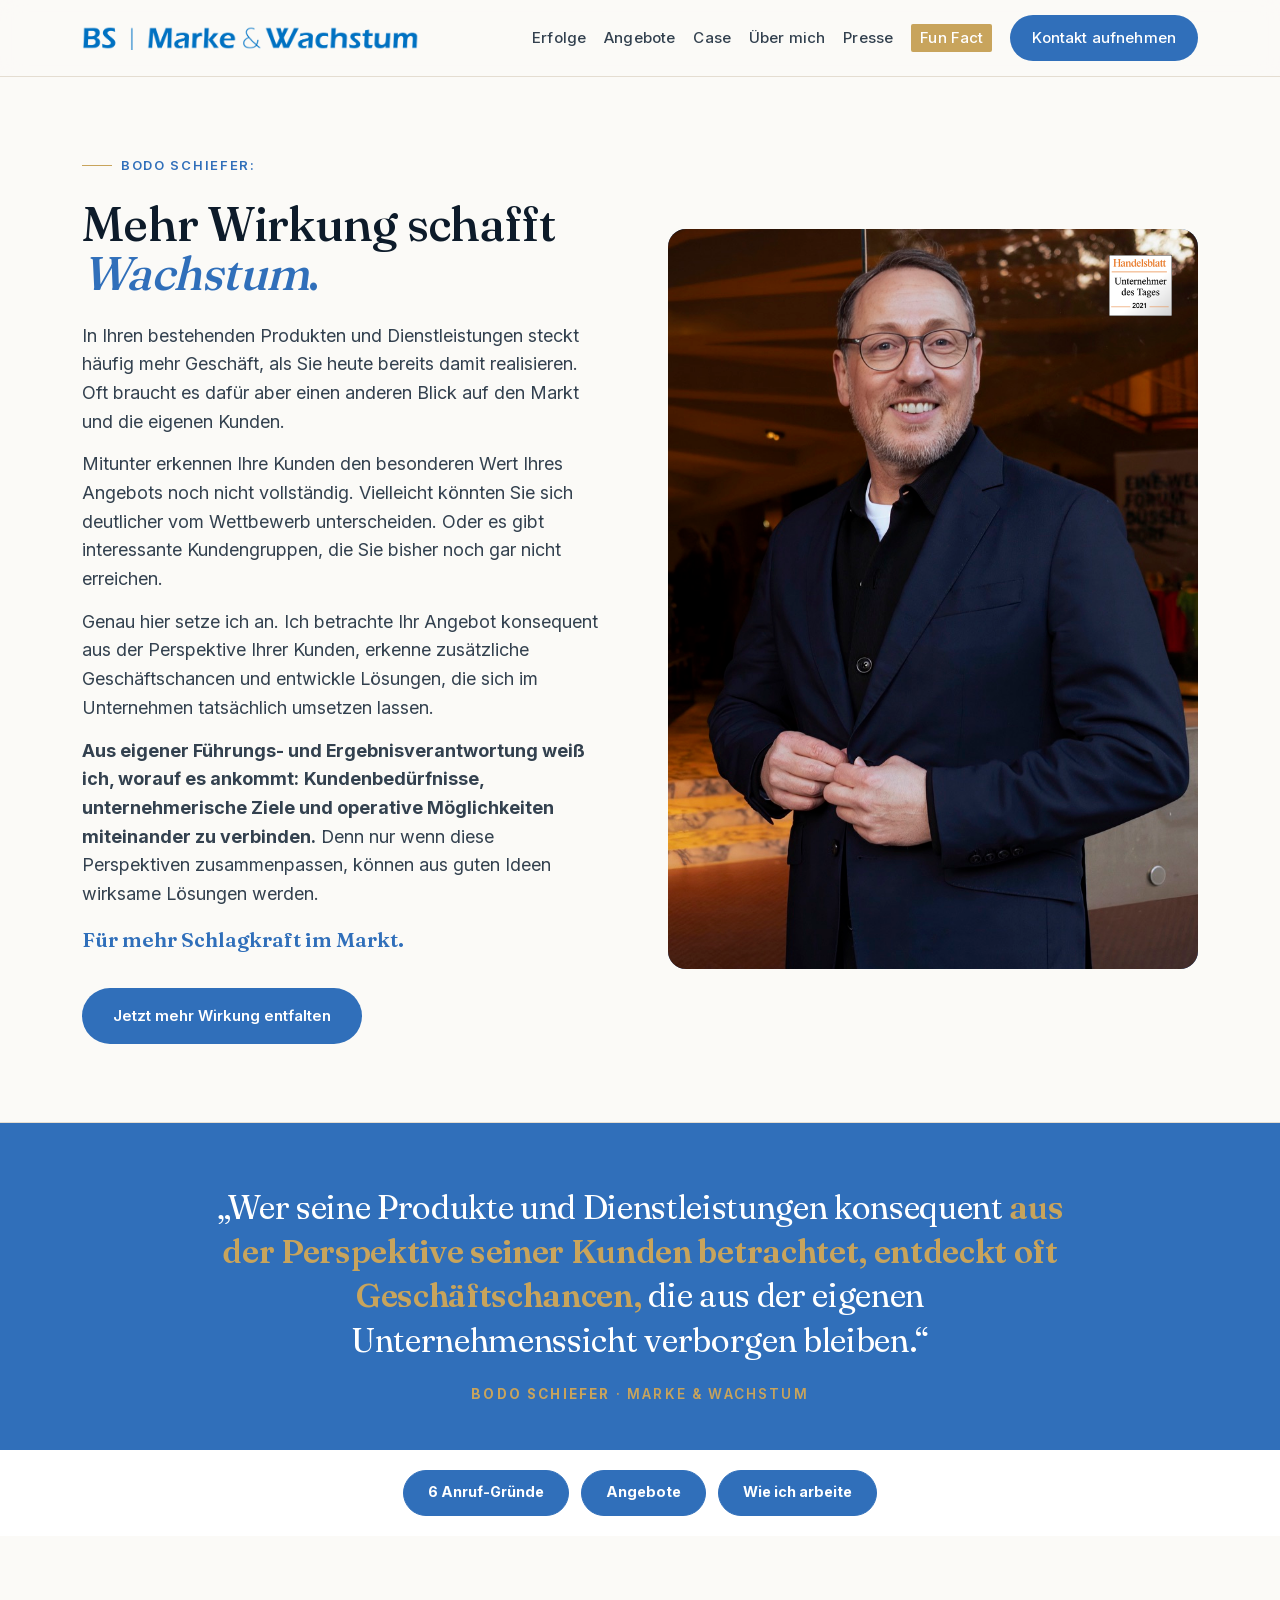
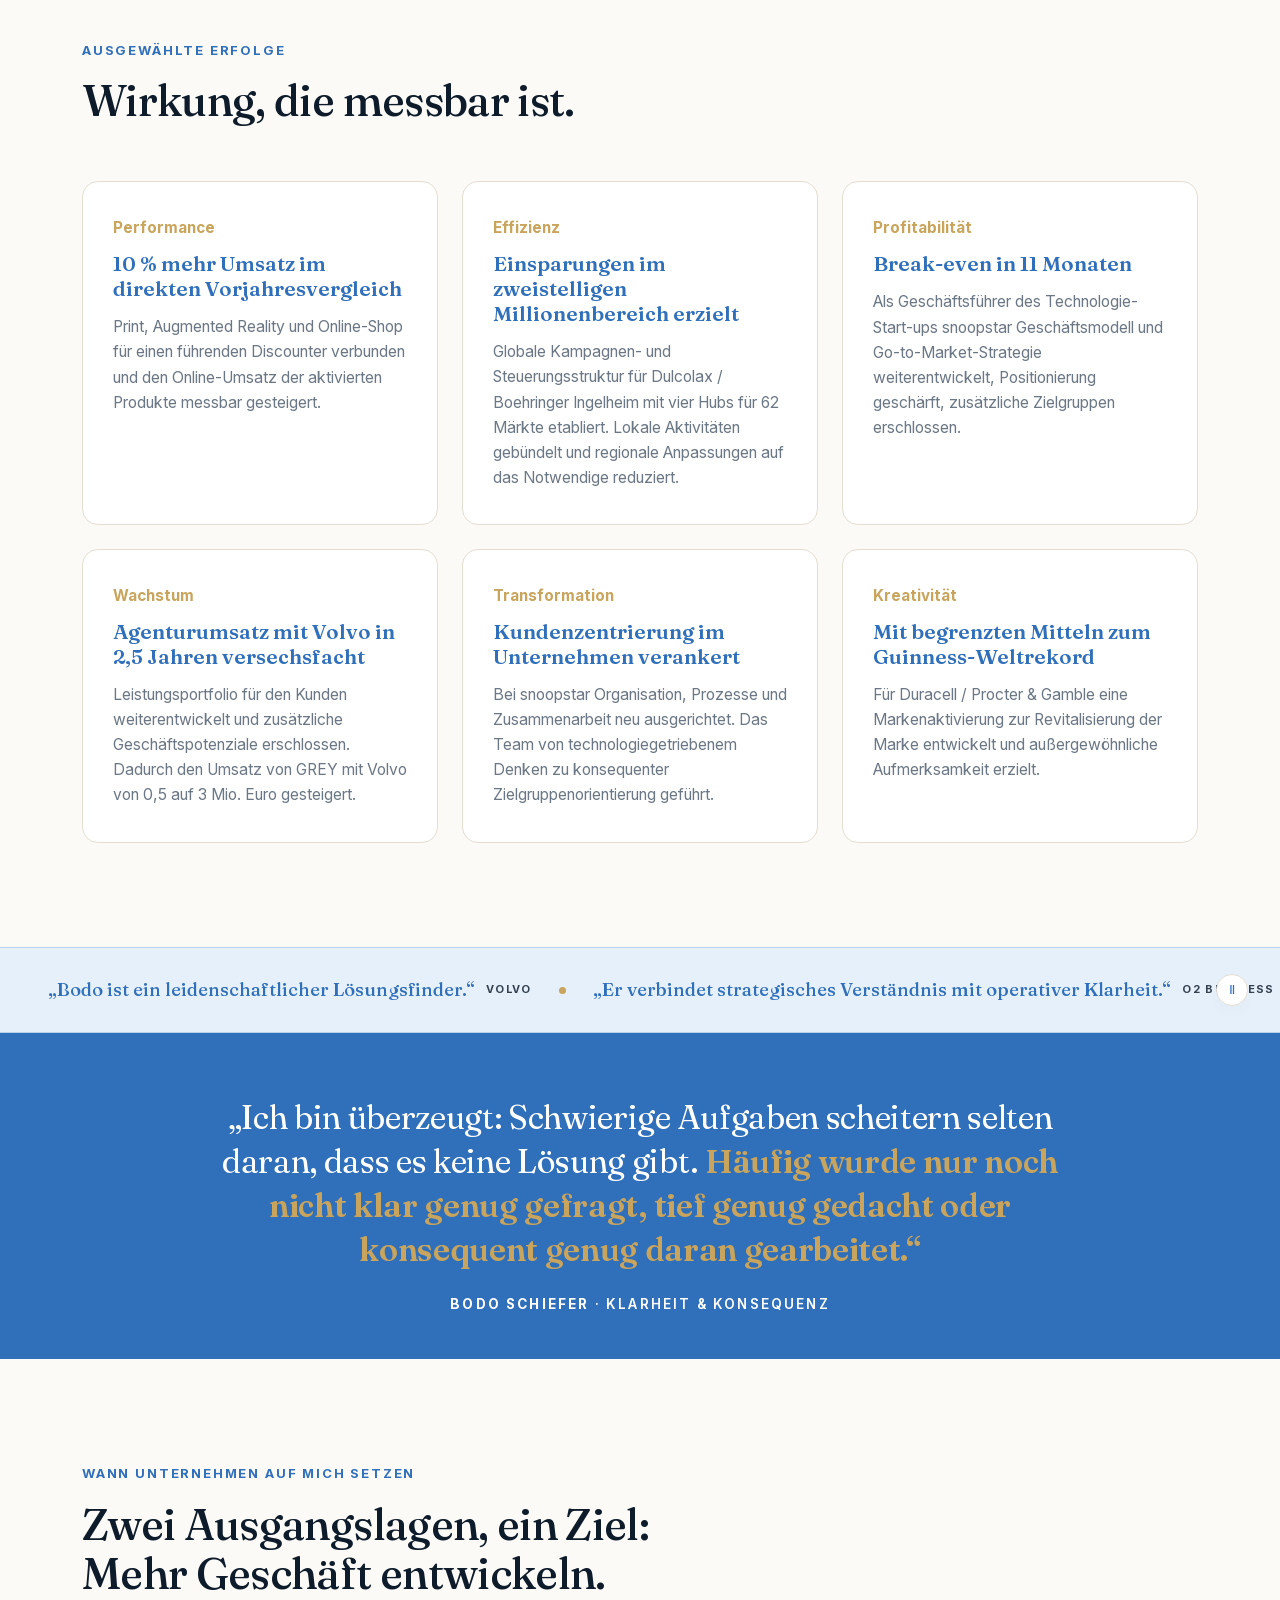
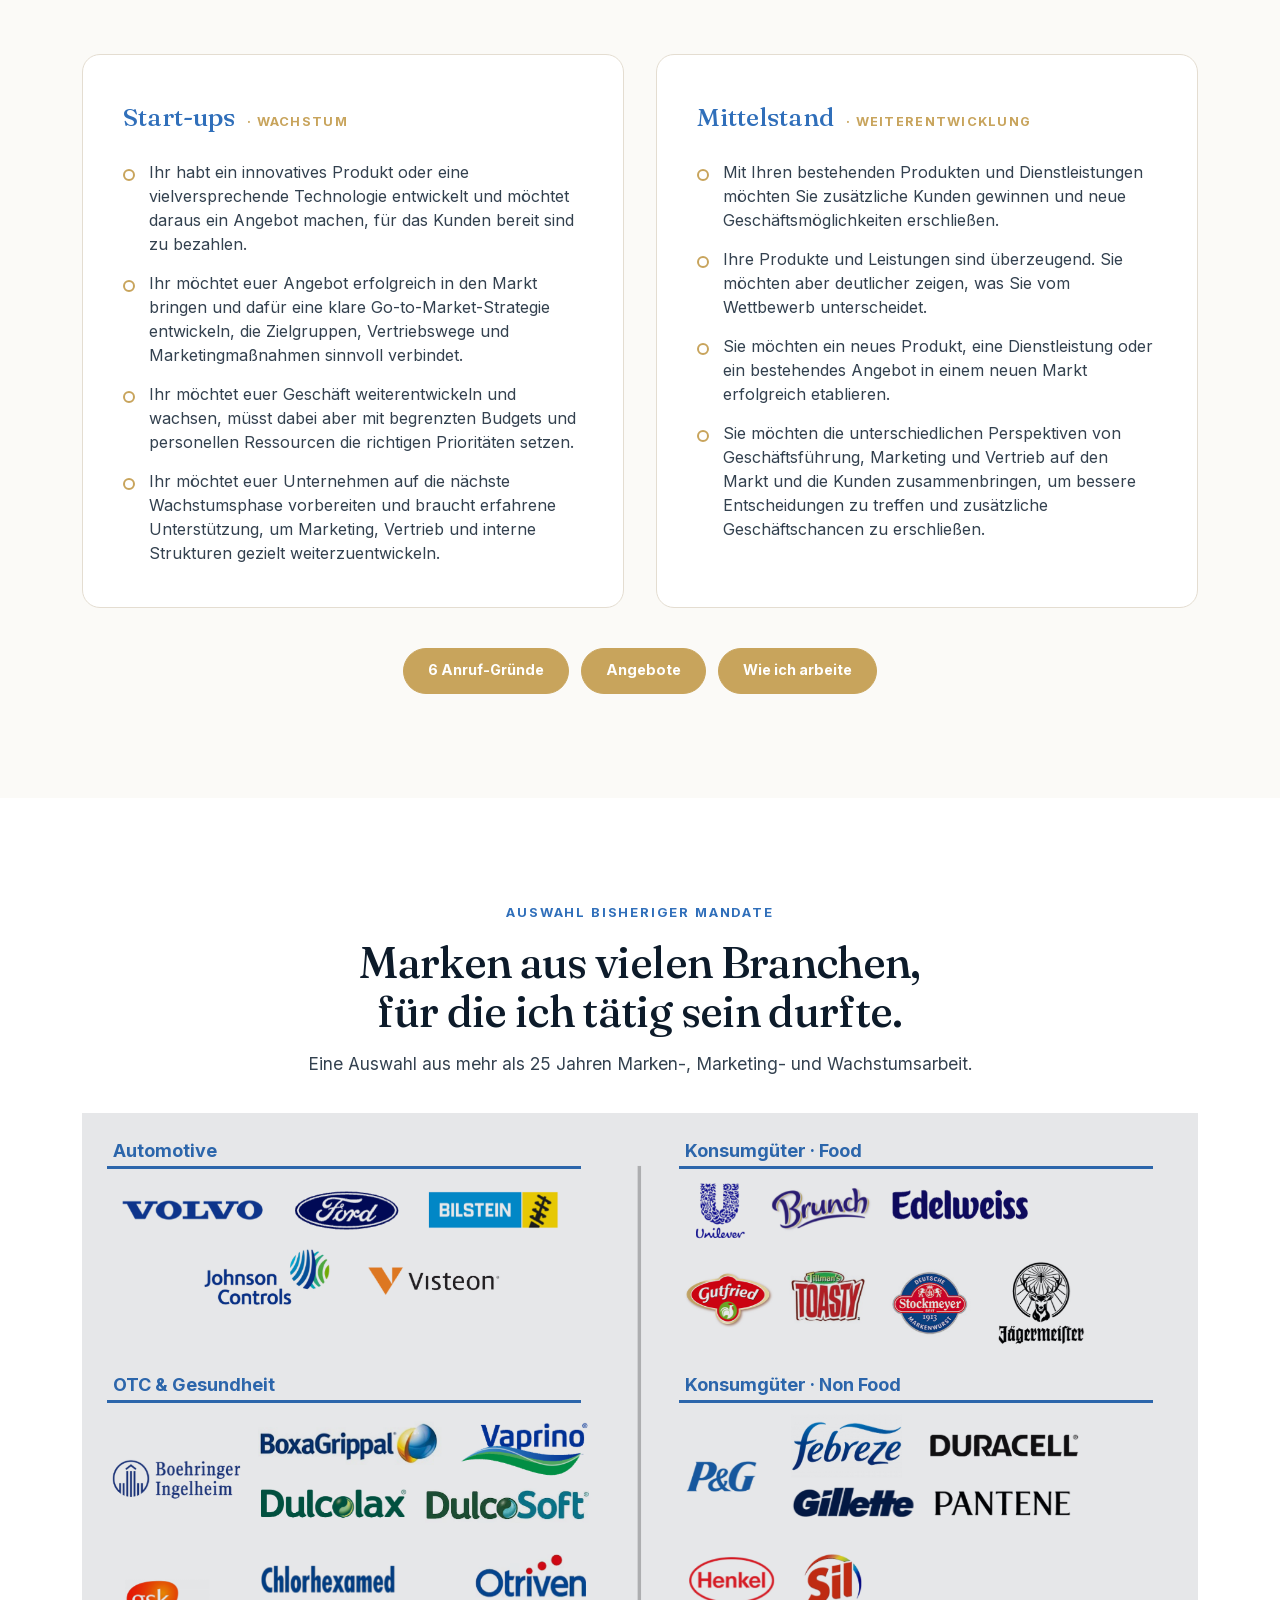
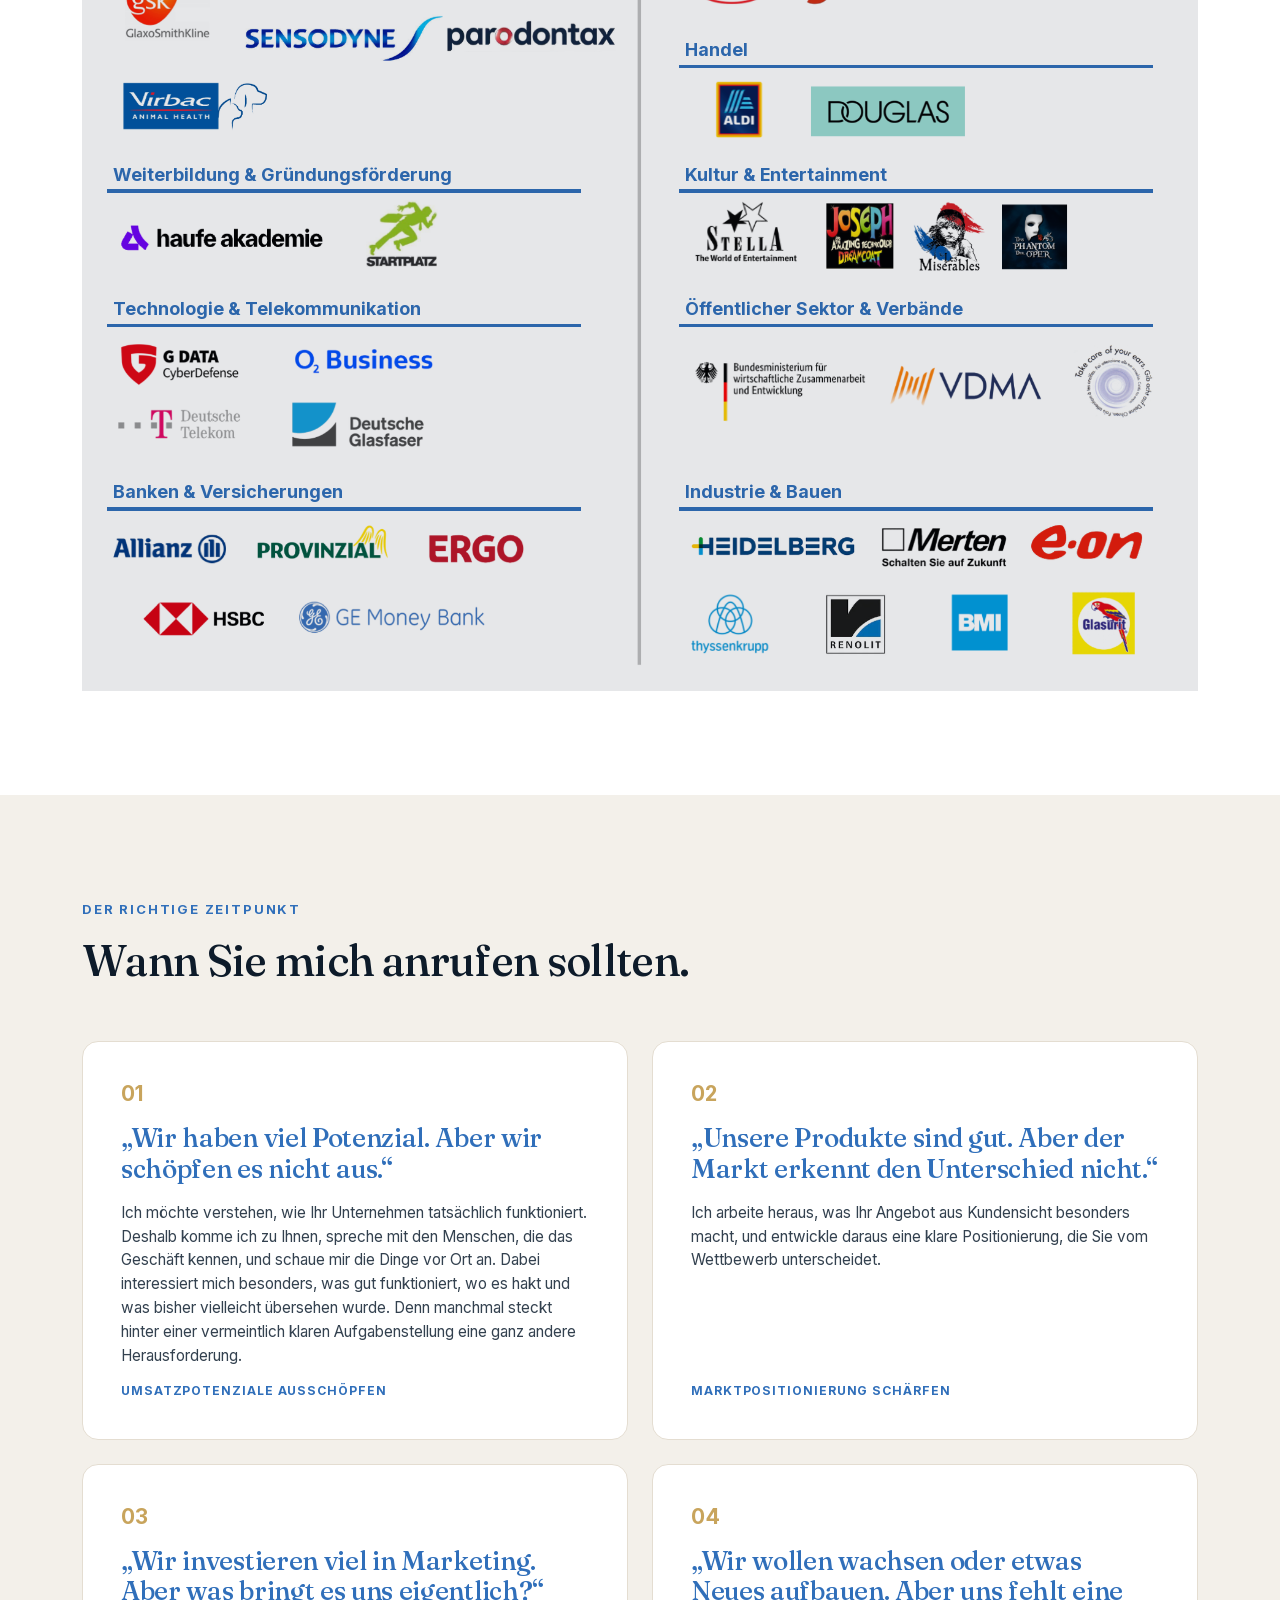
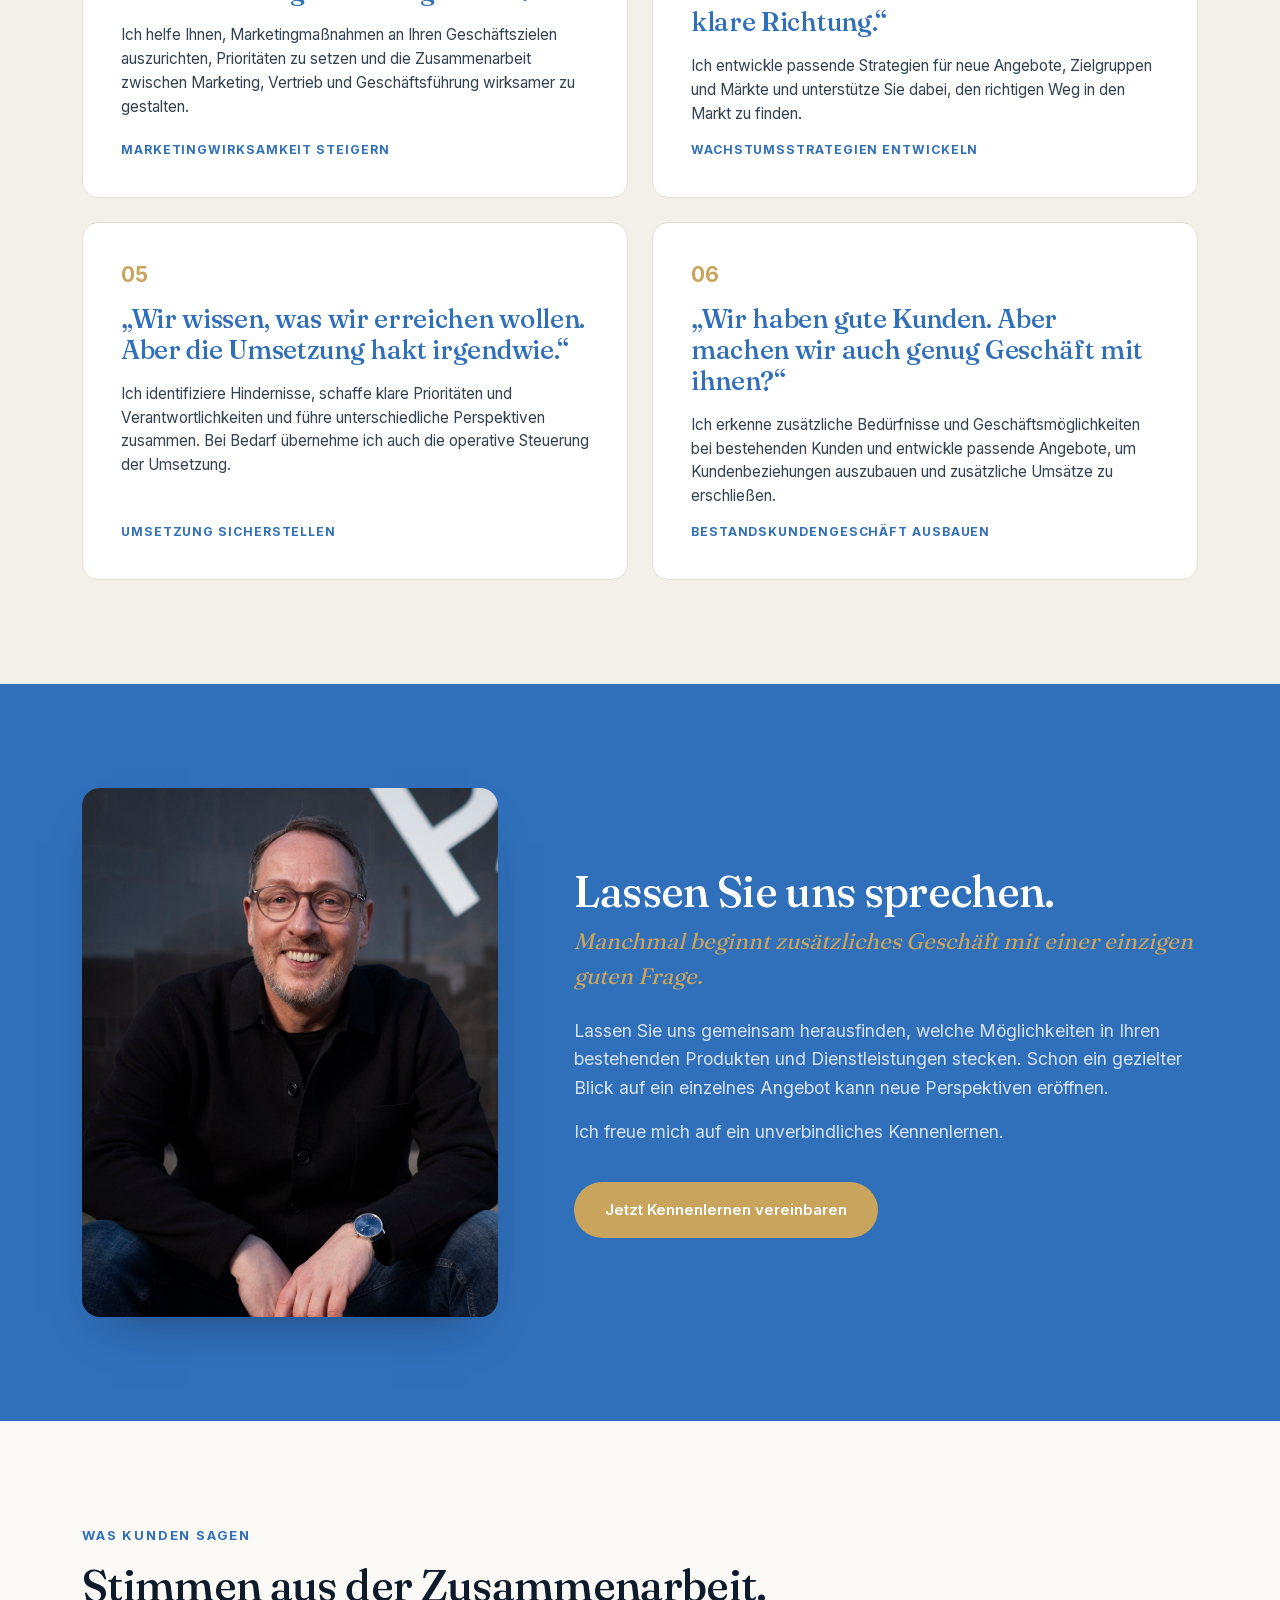
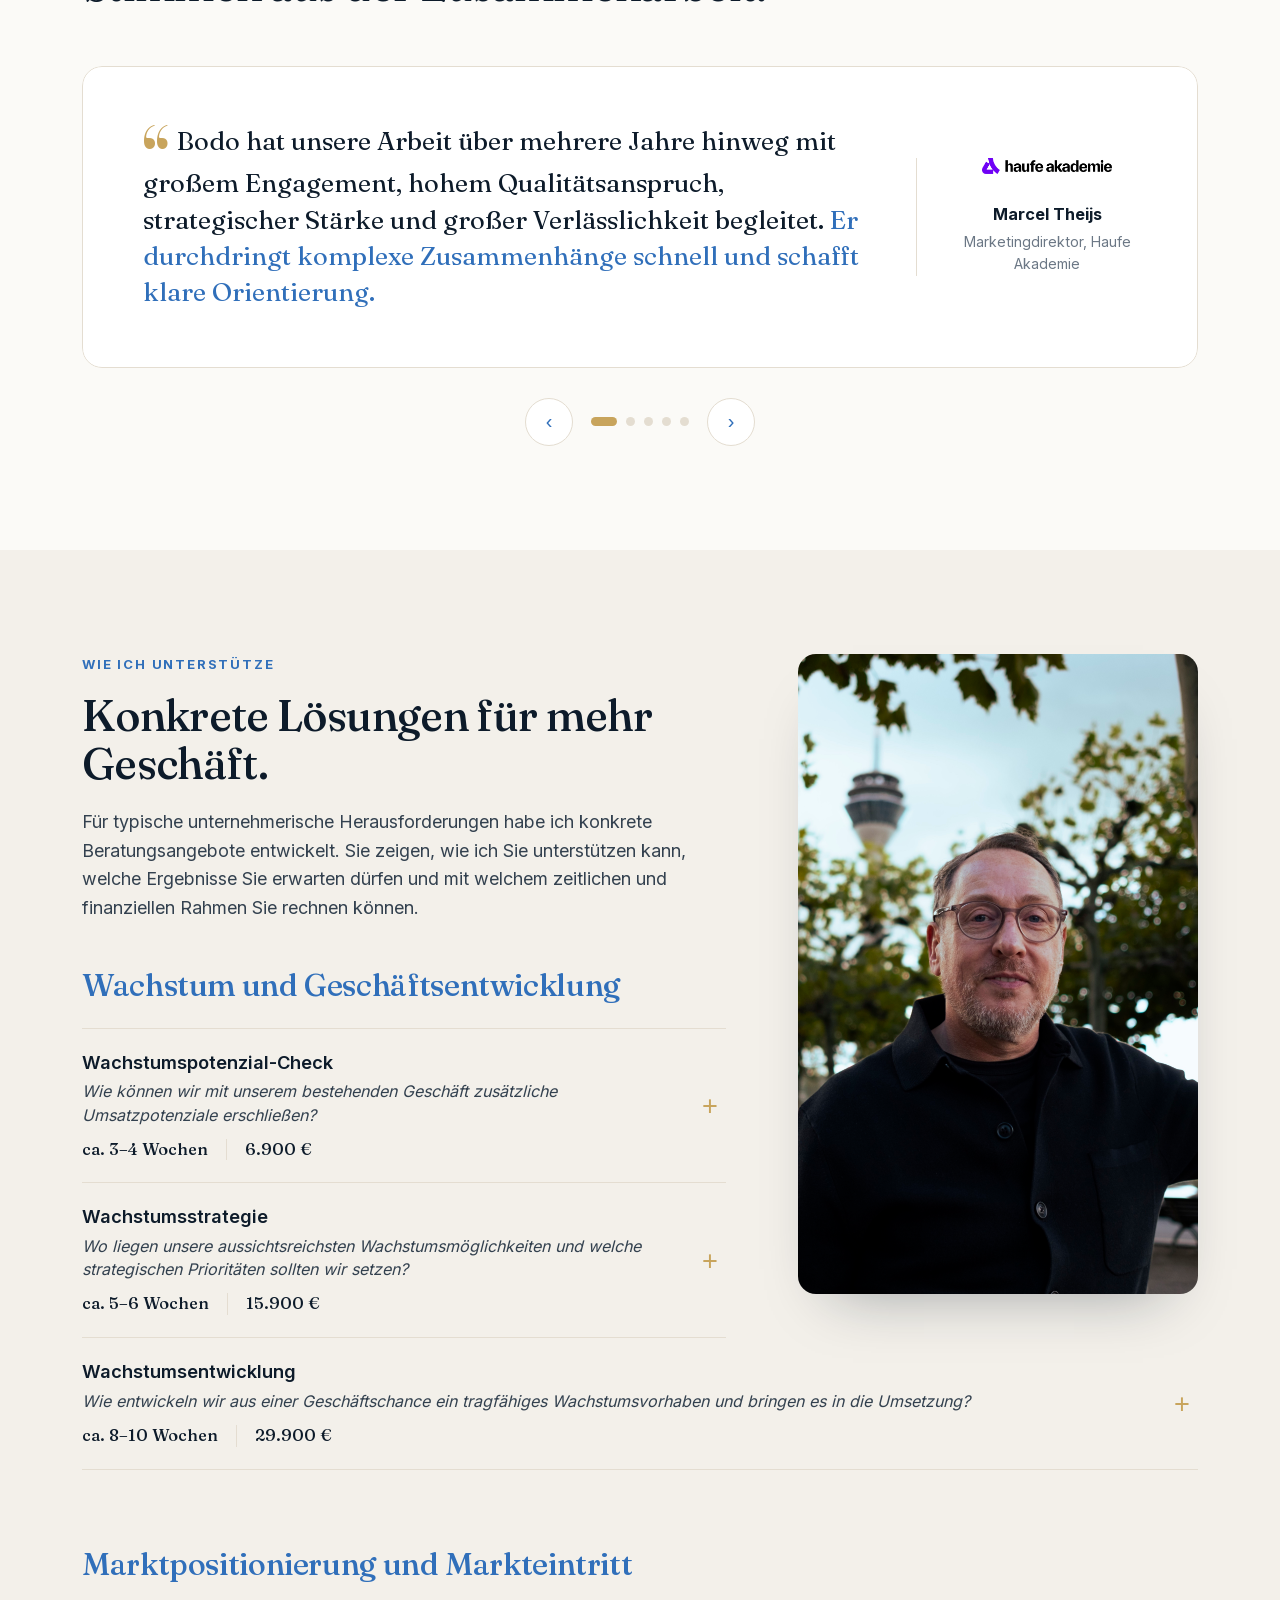
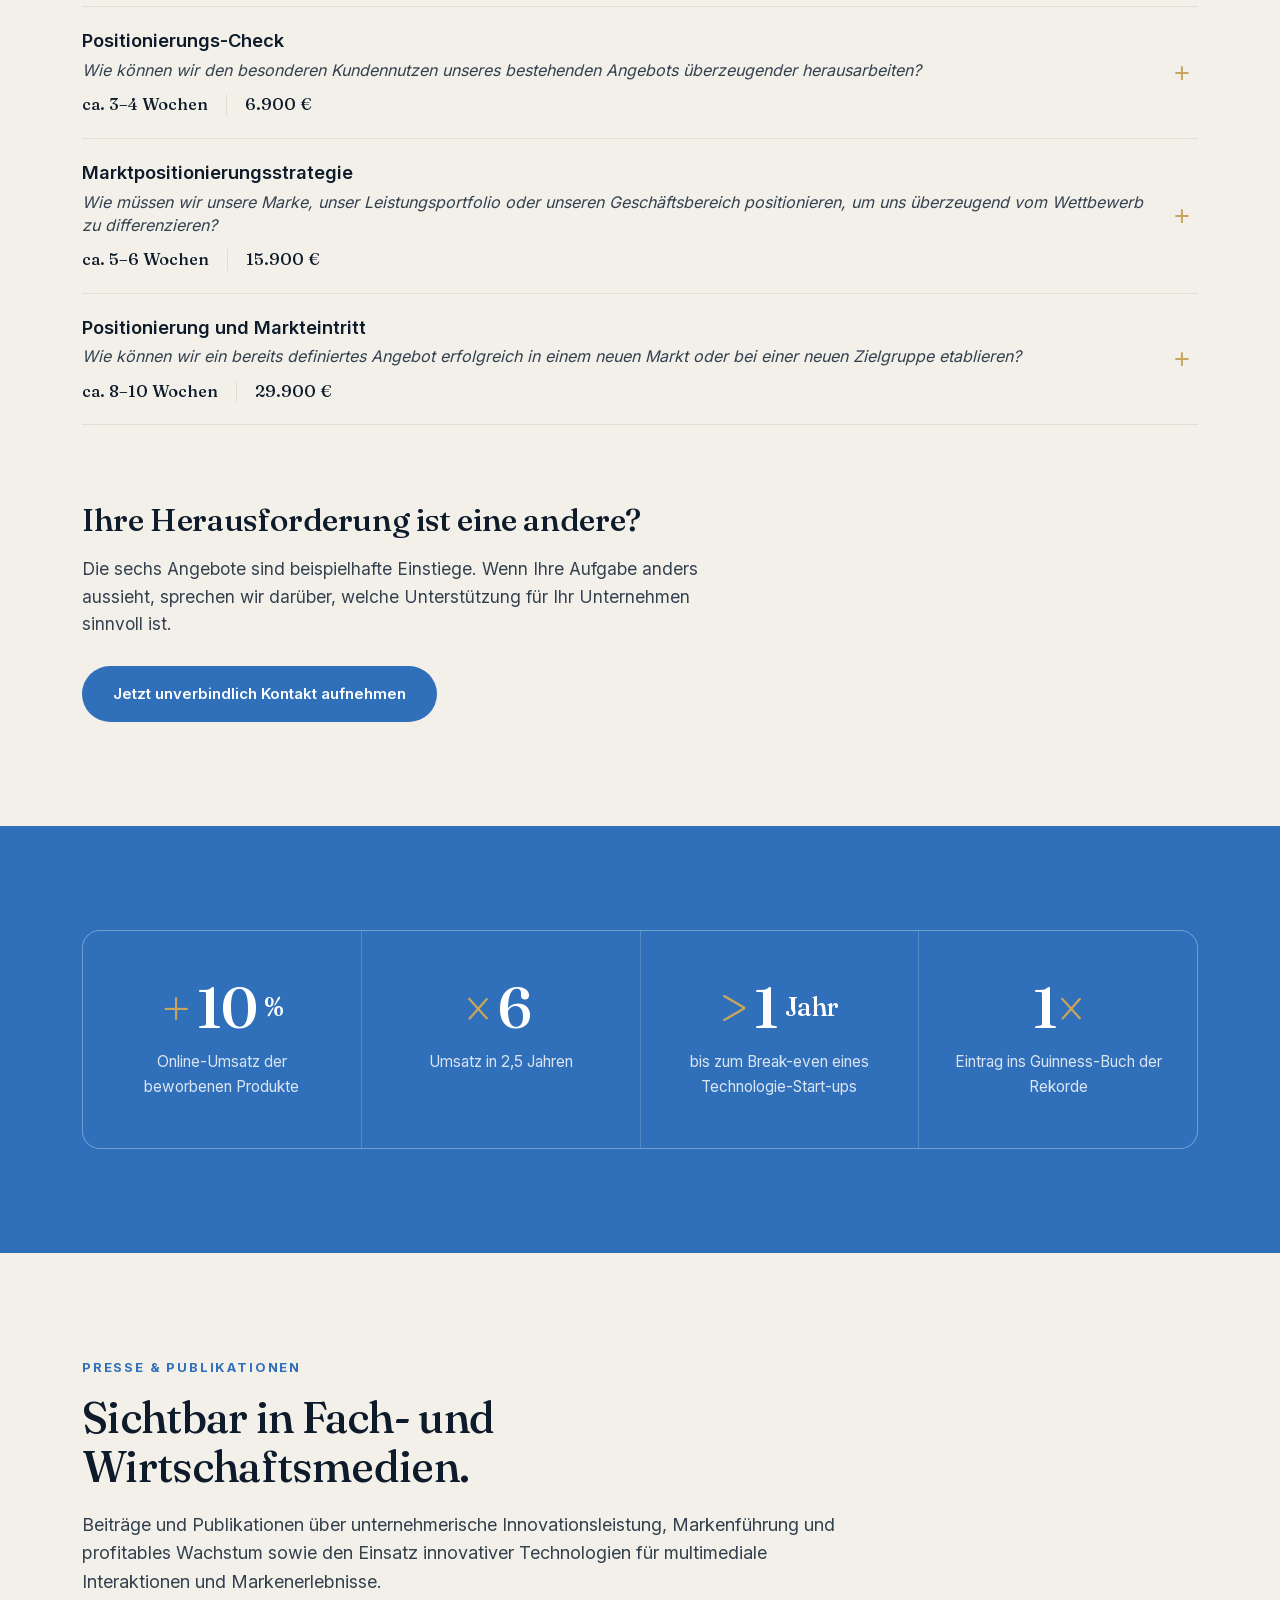
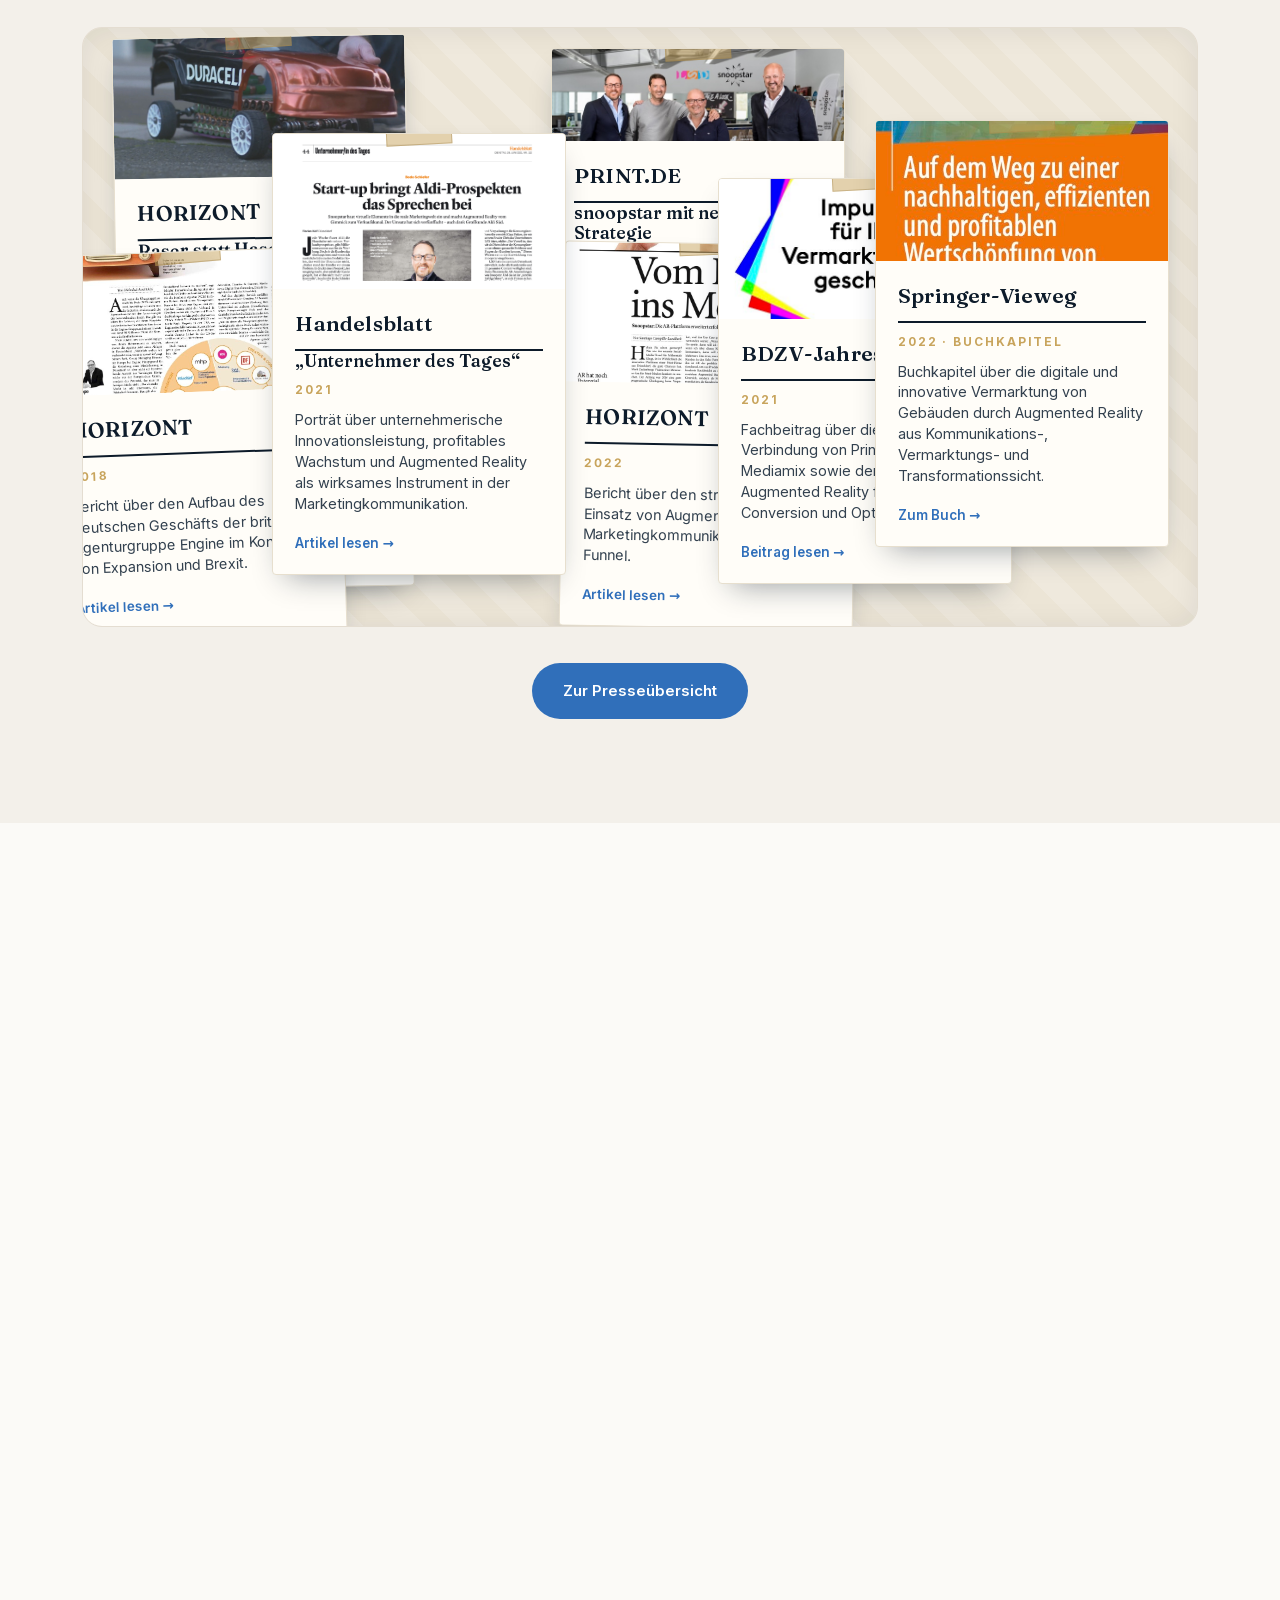
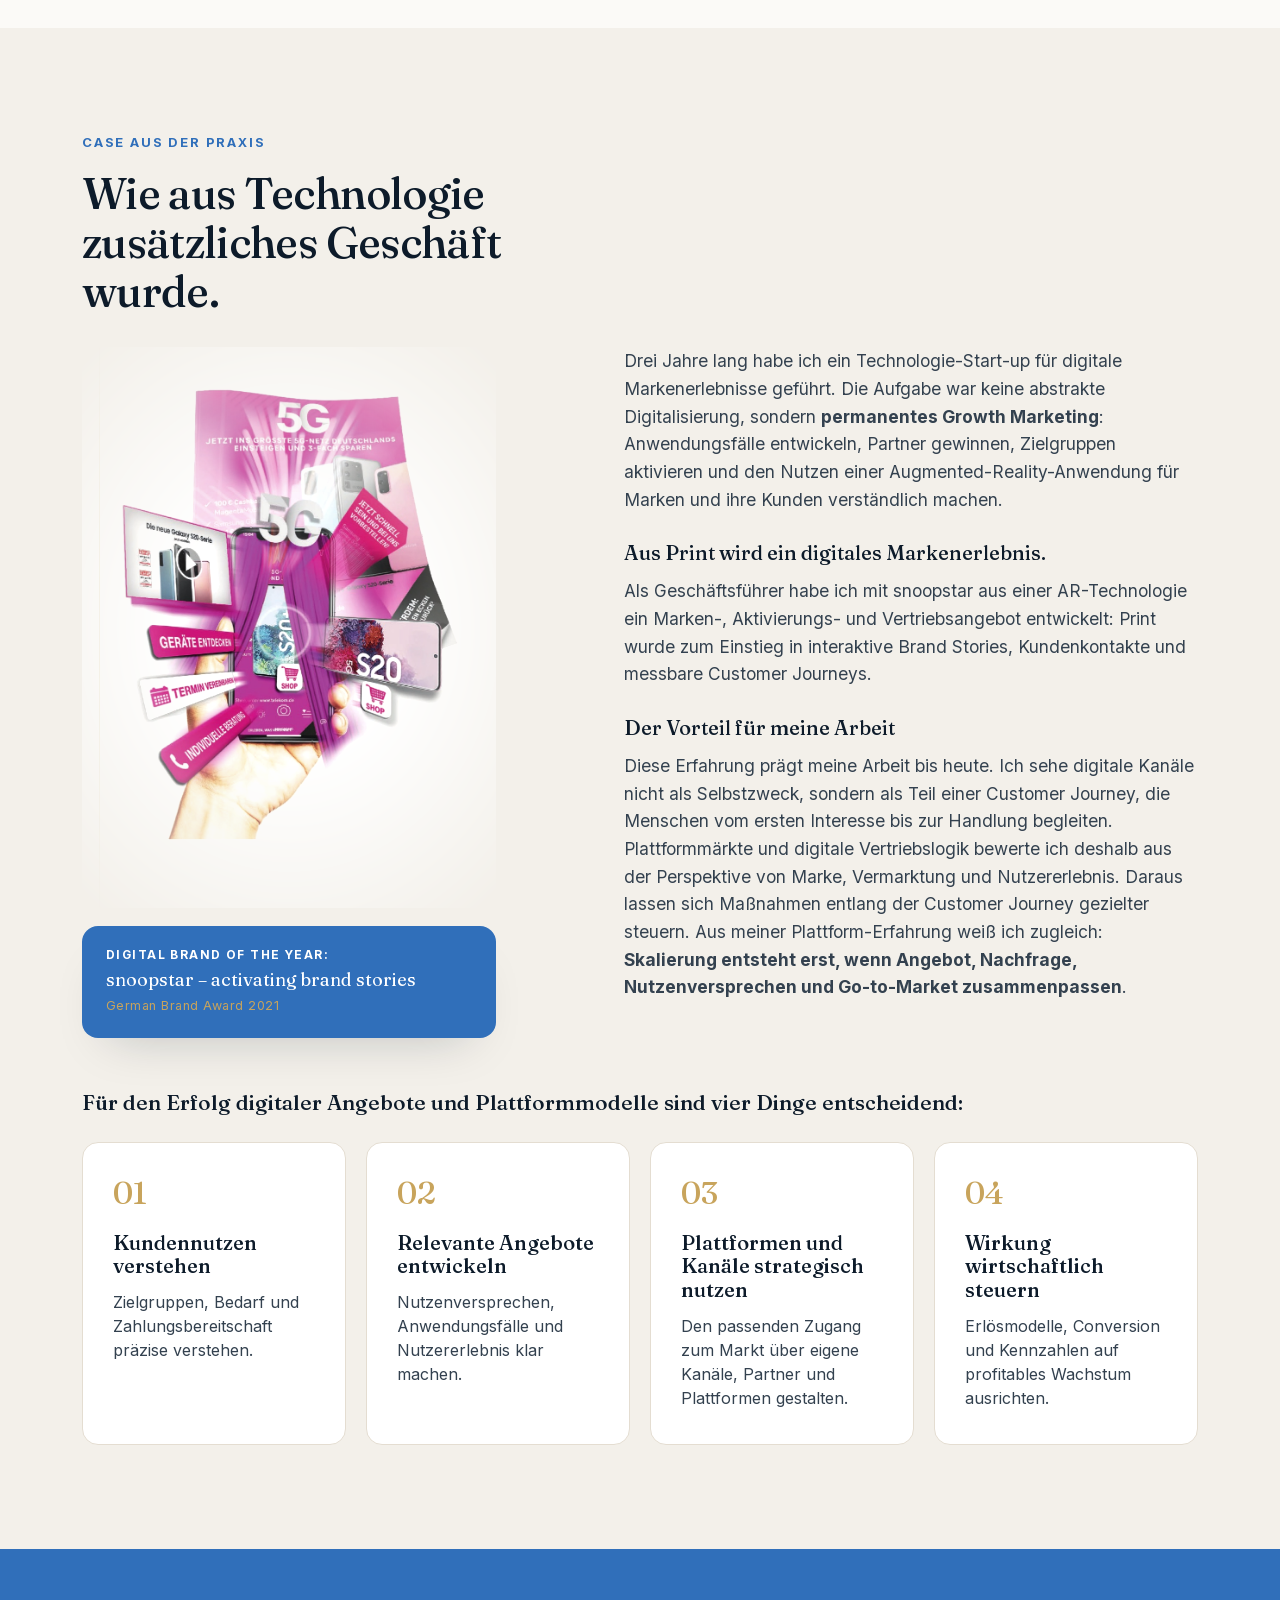
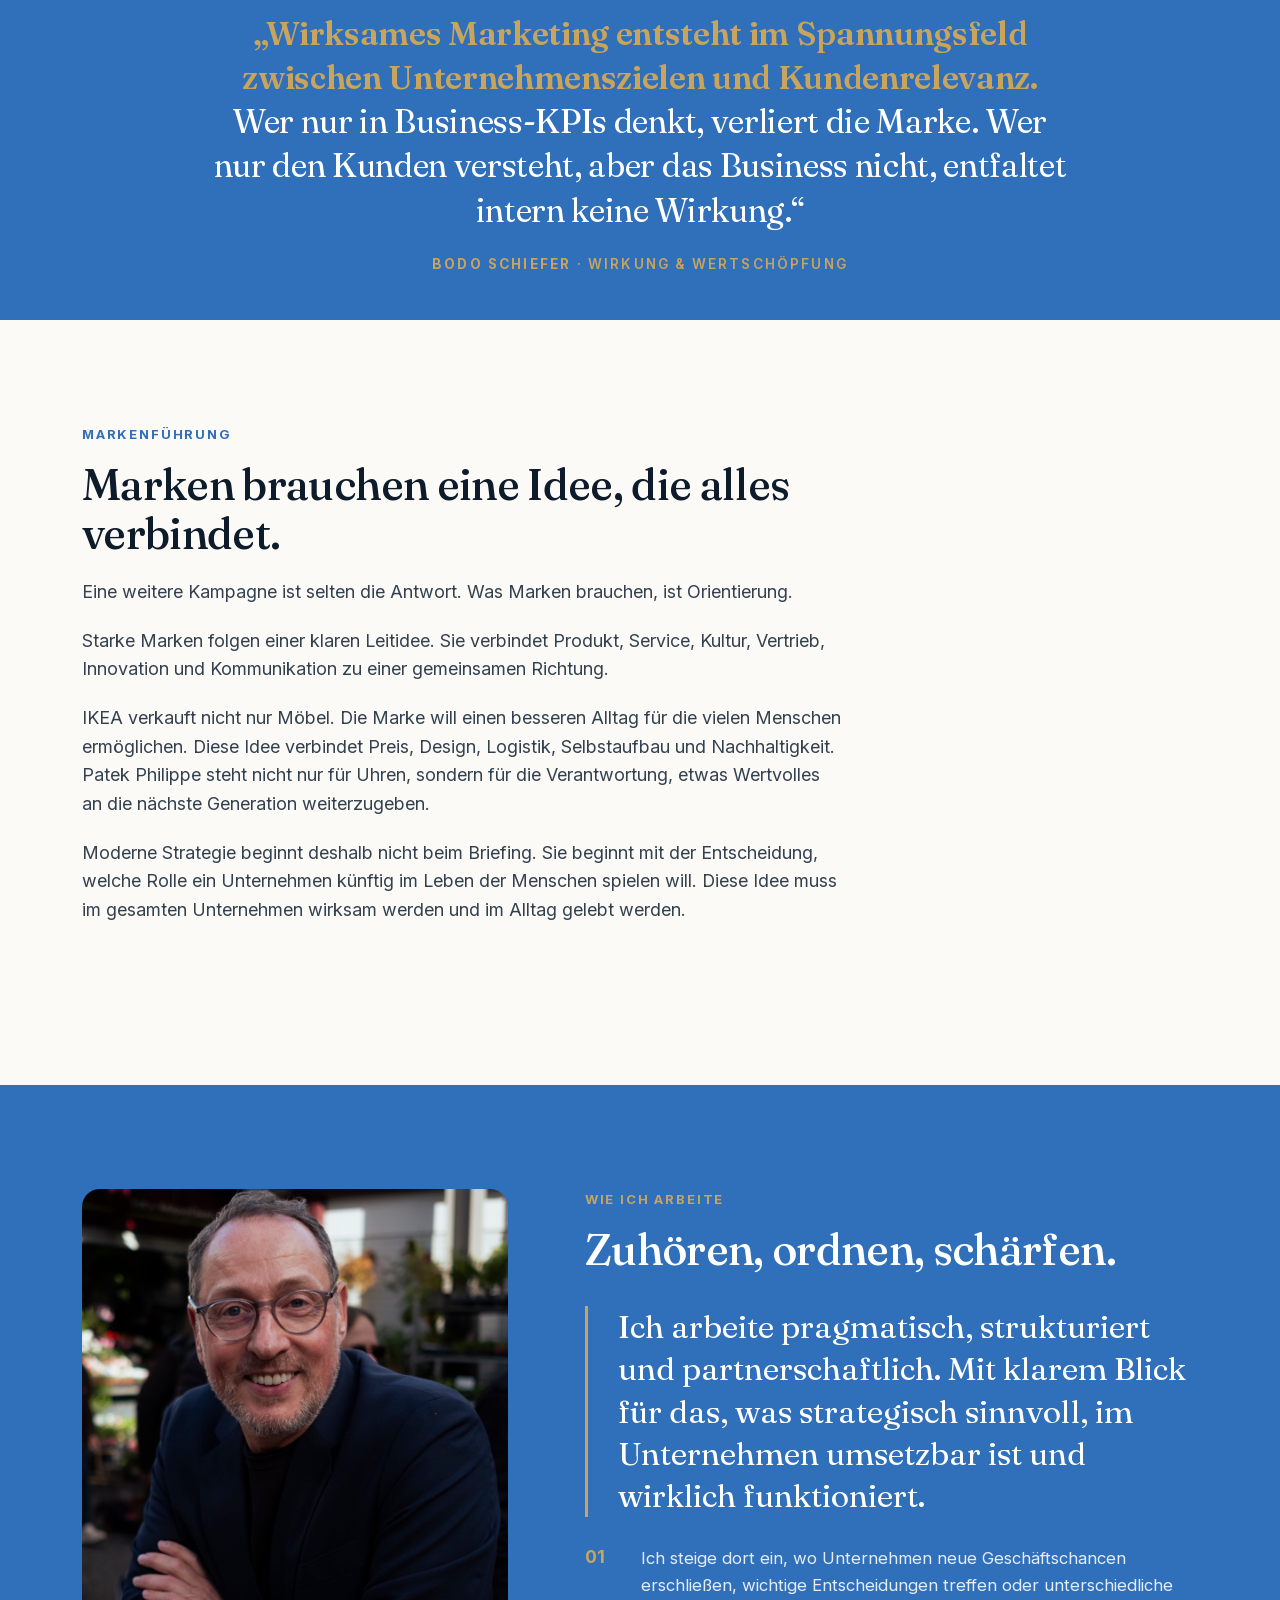
<file: index.html>
<!DOCTYPE html>
<html lang="de">
<head>
<meta charset="UTF-8">
<meta name="viewport" content="width=device-width, initial-scale=1.0">
<title>Bodo Schiefer — Marke &amp; Wachstum | Klarheit für wirksames Marketing</title>
<meta name="description" content="Bodo Schiefer unterstützt Geschäftsführungen, Marketingverantwortliche und Gründerteams dabei, Marketing und Kommunikation klarer zu steuern: mit klaren Prioritäten, Rollen, Prozessen und wirksamer Umsetzung.">
<link rel="canonical" href="https://marke-wachstum.de/">
<meta name="robots" content="index,follow">
<meta name="author" content="Bodo Schiefer">
<meta name="msvalidate.01" content="7D6F156DA1AEF173C4CE2EF4E08BCC91">
<meta name="theme-color" content="#306FBA">
<meta property="og:title" content="Bodo Schiefer | Marke &amp; Wachstum">
<meta property="og:description" content="Beratung für Marke, Marketing und Kommunikation. Klarheit, Orientierung und Wirkung für Geschäftsführungen und Marketingverantwortliche.">
<meta property="og:type" content="website">
<meta property="og:locale" content="de_DE">
<meta property="og:site_name" content="Bodo Schiefer | Marke & Wachstum">
<meta property="og:url" content="https://marke-wachstum.de/">
<meta property="og:image" content="https://marke-wachstum.de/images/Bodo%20Hero%20Section.png">
<meta name="twitter:card" content="summary_large_image">
<link rel="icon" type="image/png" href="images/BS-Logo%20Thumbnail.png">
<script type="application/ld+json">
{
  "@context": "https://schema.org",
  "@type": "ProfessionalService",
  "name": "Bodo Schiefer | Marke & Wachstum",
  "description": "Beratung für Marke, Marketing und Kommunikation – Klarheit, Orientierung und Wirkung für Geschäftsführungen und Marketingverantwortliche.",
  "url": "https://marke-wachstum.de/",
  "email": "bs@marke-wachstum.de",
  "image": "https://marke-wachstum.de/images/BS-Logo%20Thumbnail.png",
  "founder": {"@type": "Person", "name": "Bodo Schiefer", "jobTitle": "Berater für Marke, Marketing & Kommunikation", "sameAs": "https://www.linkedin.com/in/bodoschiefer/"},
  "address": {"@type": "PostalAddress", "streetAddress": "Niederrheinstraße 14 B", "postalCode": "40474", "addressLocality": "Düsseldorf", "addressCountry": "DE"},
  "areaServed": "DACH",
  "knowsAbout": ["Markenstrategie","Positionierung","Marketingkommunikation","Go-to-Market","Marketing-Transformation"],
  "sameAs": ["https://www.linkedin.com/company/bodo-schiefer-marke-wachstum/"]
}
</script>
<link rel="stylesheet" href="fonts.css">
<!-- Privacy-friendly analytics by Plausible -->
<script async src="https://plausible.io/js/pa-cKJ-xsrjv71Css20RReg3.js"></script>
<script>
  window.plausible=window.plausible||function(){(plausible.q=plausible.q||[]).push(arguments)},plausible.init=plausible.init||function(i){plausible.o=i||{}};
  plausible.init()
</script>
<style>
  :root{
    --ink:#0d1b2a;
    --ink-soft:#33414f;
    --muted:#6b7785;
    --blue:#306FBA;          /* Bodos Blauton */
    --blue-deep:#255a99;     /* Hover / Verlauf */
    --accent:#c8a45c;        /* Goldton */
    --paper:#fbfaf7;
    --paper-2:#f3f0ea;
    --line:#e4ddd1;
    --white:#ffffff;
    --serif:'Fraunces',Georgia,serif;
    --sans:'Inter',system-ui,-apple-system,sans-serif;
    --maxw:1180px;
  }
  *{box-sizing:border-box;margin:0;padding:0}
  html{scroll-behavior:smooth}
  body{font-family:var(--sans);color:var(--ink);background:var(--paper);line-height:1.6;-webkit-font-smoothing:antialiased;font-size:17px;overflow-x:hidden}
  .wrap{max-width:var(--maxw);margin:0 auto;padding:0 32px}
  section{position:relative}
  a{color:inherit}

  /* HEADER */
  header{position:sticky;top:0;z-index:200;background:rgba(251,250,247,.85);backdrop-filter:saturate(140%) blur(12px);border-bottom:1px solid var(--line)}
  .nav{display:flex;align-items:center;justify-content:space-between;height:76px}
  .nav img{height:24px;width:auto;display:block}
  .nav-links{display:flex;gap:18px;align-items:center}
  .nav-links a{text-decoration:none;font-size:15px;font-weight:500;color:var(--ink-soft);letter-spacing:.01em;transition:color .2s}
  .nav-links a:hover{color:var(--blue)}
  .nav-fun{background:var(--accent);color:#fff!important;padding:5px 9px;border-radius:2px;line-height:1.2}
  .nav-fun:hover{background:var(--blue);color:#fff!important}
  .nav-cta{background:var(--blue);color:#fff !important;padding:11px 22px;border-radius:40px;font-weight:600;transition:background .2s,transform .2s}
  .nav-cta:hover{background:var(--accent);transform:translateY(-1px)}
  .menu-btn{display:none;background:none;border:0;font-size:26px;color:var(--ink);cursor:pointer}
  @media(max-width:980px){
    header{position:fixed!important;top:0;right:0;left:0}
    .hero{padding-top:76px!important}
    .nav img{height:20px}
    .nav-links{display:none}
    .menu-btn{display:block}
    .nav-links.open{display:flex;position:absolute;top:76px;left:0;right:0;flex-direction:column;gap:0;background:var(--paper);border-bottom:1px solid var(--line);padding:8px 0}
    .nav-links.open a{padding:14px 32px}
    .nav-links.open .nav-fun{align-self:center;background:var(--accent);color:#fff!important;padding:7px 12px;margin:7px 0;border-radius:2px}
    .nav-links.open .nav-cta{margin:10px 32px;text-align:center}
  }

  /* HERO */
  .hero{padding:0;border-bottom:1px solid var(--line);overflow:hidden}
  .hero-grid{display:grid;grid-template-columns:1.05fr .95fr;min-height:min(84vh,740px)}
  .hero-text{display:flex;flex-direction:column;justify-content:center;padding:78px 64px 78px 0}
  .eyebrow{display:inline-flex;align-items:center;gap:9px;font-size:13px;font-weight:600;letter-spacing:.13em;text-transform:uppercase;color:var(--blue);margin-bottom:24px}
  .eyebrow::before{content:"";width:30px;height:1.5px;background:var(--accent)}
  .hero h1{font-family:var(--serif);font-weight:500;font-size:clamp(2rem,3.68vw,3.36rem);line-height:1.04;letter-spacing:-.015em;margin-bottom:24px}
  .hero h1 em{font-style:italic;color:var(--blue)}
  .hero h1 .headline-dot{color:var(--blue)}
  .hero-lead{font-size:1.12rem;color:var(--ink-soft);max-width:32em;margin-bottom:14px}
  .hero-lead .blue{color:var(--blue)}
  .hero-tag{font-family:var(--serif);font-size:1.3rem;color:var(--blue);font-weight:500;margin-bottom:32px}
  .hero-cta{display:flex;gap:16px;flex-wrap:wrap;align-items:center}
  .btn{display:inline-block;font-weight:600;font-size:15px;padding:15px 30px;border-radius:42px;text-decoration:none;transition:all .22s;cursor:pointer;border:1.5px solid transparent}
  .hero-cta .btn{display:inline-flex;align-items:center;justify-content:center;min-height:56px;white-space:nowrap}
  .hero-cta .btn-primary:hover{background:var(--accent);box-shadow:0 12px 28px -12px rgba(200,164,92,.65)}
  .btn-primary{background:var(--blue);color:#fff}
  .btn-primary:hover{background:var(--blue-deep);transform:translateY(-2px);box-shadow:0 12px 28px -12px rgba(48,111,186,.6)}
  .btn-gold{background:var(--accent);color:#fff}
  .btn-gold:hover{background:var(--blue);color:#fff;transform:translateY(-2px)}
  .hero-media{position:relative;background:var(--blue);border-radius:18px;overflow:hidden}
  .hero-image-wrap{position:absolute;inset:0;isolation:isolate}
  .hero-portrait{position:absolute;inset:0;z-index:0;width:100%;height:100%;object-fit:cover;object-position:center top}
  .hero-badge{position:absolute;right:26px;top:26px;z-index:1;width:clamp(43px,4.48vw,66px);height:auto;display:block;filter:drop-shadow(0 14px 24px rgba(13,27,42,.22))}
  @media(min-width:881px){
    .hero-media{align-self:center;height:min(84vh,740px)}
    .hero-badge{width:clamp(47px,4.93vw,73px)}
  }
  @media(max-width:880px){
    .hero-grid{display:flex;flex-direction:column;min-height:0}
    .hero-text{padding:48px 0 40px}
    .hero-media{min-height:380px;order:-1;flex:none}
  }
  @media(max-width:640px){
    .hero-media{min-height:0;aspect-ratio:1 / 1.05;background:#fff;border:1px solid rgba(48,111,186,.42)}
    .hero-image-wrap{position:absolute;inset:0;width:auto;height:auto;overflow:hidden}
    .hero-portrait{position:absolute;inset:0;width:100%;height:100%;object-fit:cover;object-position:70% top}
    .hero-badge{right:16px;top:16px;bottom:auto;width:61px}
  }

  /* QUOTE STRIP */
  .quote-strip{background:var(--blue);color:#fff;padding:62px 0 44px}
  .quote-strip .wrap{max-width:920px;text-align:center}
  .quote-strip blockquote{font-family:var(--serif);font-weight:400;font-size:clamp(1.45rem,2.7vw,2.05rem);line-height:1.35;letter-spacing:-.01em}
  .quote-strip blockquote b{font-weight:600;color:var(--accent)}
  .quote-strip blockquote .quote-gold{color:var(--accent);font-weight:600}
  .quote-strip .att{margin-top:22px;font-size:.85rem;font-weight:600;letter-spacing:.16em;text-transform:uppercase;color:var(--white)}
  .quote-strip .att b{color:var(--white)}
  .quote-strip .att.att-gold,.quote-strip .att.att-gold b{color:var(--accent)}
  .quote-actions-strip{background:var(--white);padding:20px 0}
  .quote-actions{display:flex;width:fit-content;max-width:100%;justify-content:center;align-items:center;gap:12px;flex-wrap:wrap;margin:0 auto}
  .quote-action{display:inline-flex;align-items:center;justify-content:center;min-height:46px;padding:11px 24px;border:1px solid var(--blue);border-radius:999px;background:var(--blue);color:#fff;font-size:.9rem;font-weight:700;line-height:1;text-decoration:none;transition:background .2s,border-color .2s,transform .2s,box-shadow .2s}
  .quote-action:hover{background:var(--accent);border-color:var(--accent);color:#fff;transform:translateY(-2px);box-shadow:0 12px 24px -14px rgba(200,164,92,.75)}
  .quote-action:focus-visible{outline:3px solid var(--accent);outline-offset:3px}
  @media(max-width:760px){
    .quote-actions{display:grid;grid-template-columns:repeat(2,max-content);justify-content:center}
    .quote-action:first-child{grid-column:1 / -1;justify-self:center}
  }
  @media(max-width:360px){
    .quote-actions{grid-template-columns:max-content}
    .quote-action:first-child{grid-column:auto}
  }

  /* CUSTOMER PROOF TICKER */
  .proof-ticker{position:relative;overflow:hidden;background:#e6f0fa;border-top:1px solid rgba(48,111,186,.24);border-bottom:1px solid rgba(48,111,186,.24)}
  .proof-ticker-view{overflow:hidden}
  .proof-ticker-track{display:flex;width:max-content;will-change:transform;animation:proof-ticker-scroll 43.9s linear infinite}
  .proof-ticker-group{display:flex;align-items:center;flex:none}
  .proof-ticker-item{display:inline-flex;align-items:center;gap:.7rem;min-height:84px;padding:0 1.7rem;white-space:nowrap}
  .proof-ticker-group:first-child .proof-ticker-item:first-child{padding-left:clamp(1.5rem,5vw,5rem)}
  .proof-ticker-quote{font-family:var(--serif);font-size:clamp(1.03rem,1.45vw,1.22rem);font-weight:500;color:var(--blue)}
  .proof-ticker-source{font-size:.68rem;font-weight:700;letter-spacing:.12em;text-transform:uppercase;color:var(--ink-soft)}
  .proof-ticker-dot{width:7px;height:7px;flex:none;border-radius:50%;background:var(--accent)}
  .proof-ticker:hover .proof-ticker-track,.proof-ticker:focus-within .proof-ticker-track,.proof-ticker.is-paused .proof-ticker-track{animation-play-state:paused}
  .proof-ticker-toggle{position:absolute;z-index:1;right:clamp(12px,2.5vw,34px);top:50%;width:32px;height:32px;padding:0;border:1px solid var(--line);border-radius:50%;background:#fff;color:var(--blue);font-size:13px;line-height:1;transform:translateY(-50%);cursor:pointer;box-shadow:0 8px 18px -14px rgba(13,27,42,.7)}
  .proof-ticker-toggle:hover{border-color:var(--blue);background:var(--blue);color:#fff}
  .proof-ticker-toggle:focus-visible{outline:3px solid var(--accent);outline-offset:3px}
  @keyframes proof-ticker-scroll{to{transform:translateX(-50%)}}
  @media(max-width:760px){
    .proof-ticker{overflow:visible}
    .proof-ticker-view{overflow-x:auto;scroll-snap-type:x mandatory;scrollbar-width:none;padding:0 16px}
    .proof-ticker-view::-webkit-scrollbar{display:none}
    .proof-ticker-track{width:max-content;animation:none}
    .proof-ticker-group[aria-hidden="true"]{display:none}
    .proof-ticker-item{width:min(82vw,340px);min-height:104px;padding:18px 16px;white-space:normal;flex-direction:column;align-items:flex-start;justify-content:center;gap:6px;scroll-snap-align:start}
    .proof-ticker-group:first-child .proof-ticker-item:first-child{padding-left:16px}
    .proof-ticker-quote{font-size:1.08rem;line-height:1.25}
    .proof-ticker-source{font-size:.64rem}
    .proof-ticker-dot{width:1px;height:54px;border-radius:0;background:var(--line)}
    .proof-ticker-toggle{display:none}
  }
  @media(prefers-reduced-motion:reduce){.proof-ticker-track{animation:none}.proof-ticker-toggle{display:none}}

  /* SECTION BASICS */
  .sec{padding:104px 0}
  .sec-head{max-width:760px;margin-bottom:56px}
  .kicker{font-size:13px;font-weight:700;letter-spacing:.14em;text-transform:uppercase;color:var(--blue);margin-bottom:16px;display:block}
  h2{font-family:var(--serif);font-weight:500;font-size:clamp(2rem,3.4vw,2.9rem);line-height:1.12;letter-spacing:-.015em}
  .sec-head p{font-size:1.12rem;color:var(--ink-soft);margin-top:20px}
  .brand-idea{background:var(--paper)}
  #leistungen{background:var(--paper-2)}
  .ai-position{background:var(--paper-2)}
  .ai-position-grid{display:grid;grid-template-columns:minmax(0,1.2fr) minmax(300px,.8fr);column-gap:clamp(40px,6vw,84px);row-gap:32px;align-items:start}
  .ai-position .sec-head{max-width:none;margin-bottom:0}
  .ai-position-media{width:100%;margin-top:clamp(48px,6vw,88px)}
  .ai-position-media img{display:block;width:100%;height:auto}
  .ai-position-wide-copy{grid-column:1 / -1;display:grid;gap:20px}
  .ai-position-wide-copy p{margin:0;font-size:1.12rem;color:var(--ink-soft)}
  #leistungen,#ergebnisse{scroll-margin-top:0}
  @media(min-width:881px) and (max-width:1020px){.ai-position-grid{grid-template-columns:1fr;row-gap:32px}.ai-position-media{max-width:430px;margin-top:20px;justify-self:end}}
  @media(max-width:880px){#markenfuehrung,#ki-als-werkzeug{display:none}}

  /* WHEN */
  .when-grid{display:grid;grid-template-columns:1fr 1fr;gap:32px;margin-top:8px}
  .when-card{background:#fff;border:1px solid var(--line);border-radius:18px;padding:42px 40px;transition:transform .25s,box-shadow .25s}
  .when-card:hover{transform:translateY(-4px);box-shadow:0 24px 50px -28px rgba(13,27,42,.25)}
  .when-card h3{font-family:var(--serif);font-weight:500;font-size:1.6rem;color:var(--blue);margin-bottom:22px;display:flex;align-items:baseline;gap:12px}
  .when-card h3 span{font-family:var(--sans);font-size:.8rem;font-weight:700;color:var(--accent);letter-spacing:.1em}
  .when-card ul{list-style:none;display:flex;flex-direction:column;gap:15px}
  .when-card li{position:relative;padding-left:26px;font-size:1rem;color:var(--ink-soft);line-height:1.5}
  .when-card li::before{content:"";position:absolute;left:0;top:9px;width:8px;height:8px;border-radius:50%;border:2px solid var(--accent)}
  .when-actions{margin:clamp(28px,4vw,40px) auto 0}
  .when-actions .quote-action{background:var(--accent);border-color:var(--accent);color:#fff}
  .when-actions .quote-action:hover{background:var(--blue);border-color:var(--blue);color:#fff}
  .when-actions .quote-action:focus-visible{outline-color:var(--blue)}
  .when-point-toggle{display:none}
  @media(max-width:820px){.when-grid{grid-template-columns:1fr}}
  @media(max-width:760px){.when-grid,.when-card{min-width:0}.when-card h3{flex-wrap:wrap;row-gap:4px}.when-card h3>span{flex-basis:100%}.when-card h3 .when-card-dot{display:none}.when-card li.when-point{display:grid;grid-template-columns:minmax(0,1fr) 32px;column-gap:8px;align-items:start}.when-card li.when-point .when-point-text{min-width:0;white-space:nowrap;overflow:hidden;text-overflow:ellipsis}.when-card li.when-point.open .when-point-text{white-space:normal;overflow:visible}.when-point-toggle{display:flex;align-items:center;justify-content:center;width:32px;height:32px;margin:-4px -4px 0 0;padding:0;border:0;background:none;color:var(--accent);font:inherit;font-size:1.55rem;line-height:1;cursor:pointer}.when-point-toggle span{display:block;transition:transform .3s}.when-point.open .when-point-toggle span{transform:rotate(45deg)}.when-point-toggle:focus-visible{outline:2px solid var(--blue);outline-offset:2px;border-radius:50%}}

  /* CALL REASONS */
  .call-reasons{background:var(--paper-2)}
  .call-reasons-grid{display:grid;grid-template-columns:repeat(2,minmax(0,1fr));gap:24px}
  .call-reason{display:grid;grid-template-columns:minmax(0,1fr);grid-template-rows:auto auto 1fr auto;grid-template-areas:"num" "heading" "body" "topic";gap:16px;align-content:stretch;height:100%;background:var(--white);border:1px solid var(--line);border-radius:16px;padding:40px 38px;transition:transform .25s,box-shadow .25s}
  .call-reason:hover{transform:translateY(-4px);box-shadow:0 24px 50px -28px rgba(13,27,42,.25)}
  .call-reason .num{grid-area:num;padding-top:0;color:var(--accent);font-family:var(--sans);font-size:1.3rem;font-weight:700;font-style:normal;letter-spacing:0;line-height:1.2}
  .call-reason-topic{grid-area:topic;align-self:end;justify-self:start;margin:0;color:var(--blue);font-family:var(--sans);font-size:.76rem;font-weight:700;letter-spacing:.075em;line-height:1.25;text-align:left;text-transform:uppercase;transition:color .25s ease}
  @media(hover:hover) and (pointer:fine){.call-reason:hover .call-reason-topic{color:var(--accent)}}
  .call-reason h3{grid-area:heading;min-width:0;font-family:var(--serif);font-size:clamp(1.32rem,2.05vw,1.68rem);font-weight:500;line-height:1.18;letter-spacing:-.012em;color:var(--blue)}
  .call-reason-toggle{display:none}
  .call-reason-body{grid-area:body;min-width:0;max-width:62ch}
  .call-reason-body p{margin:0;color:var(--ink-soft);font-size:.96rem;line-height:1.55}
  @media(max-width:760px){.call-reasons-grid{grid-template-columns:1fr;gap:12px;background:transparent;border:0;border-radius:0}.call-reason{grid-template-columns:34px minmax(0,1fr) 32px;grid-template-rows:auto auto auto;grid-template-areas:"num heading toggle" "num topic topic" "num body body";column-gap:16px;row-gap:0;align-content:start;height:auto;border:1px solid var(--line);border-radius:16px;padding:28px 24px}.call-reason.open{grid-template-areas:"num heading toggle" "num body body" "num topic topic"}.call-reason .num{padding-top:.1rem}.call-reason-topic{display:block;align-self:start;justify-self:start;margin:10px 0 0;color:var(--accent)}.call-reason.open .call-reason-topic{margin-top:16px}.call-reason h3{font-size:clamp(1.3rem,5.8vw,1.56rem)}.call-reason-toggle{display:flex;grid-area:toggle;align-self:start;align-items:center;justify-content:center;width:32px;height:32px;margin:-3px -4px 0 0;padding:0;border:0;background:none;color:var(--accent);font:inherit;font-size:1.55rem;line-height:1;cursor:pointer}.call-reason-toggle span{display:block;transition:transform .3s}.call-reason.open .call-reason-toggle span{transform:rotate(45deg)}.call-reason-toggle:focus-visible{outline:2px solid var(--blue);outline-offset:2px;border-radius:50%}.call-reason-body{max-height:0;overflow:hidden;opacity:0;transition:max-height .35s ease,opacity .2s ease}.call-reason-body p{padding-top:10px;font-size:.93rem;line-height:1.52}.call-reason.open .call-reason-body{max-height:50rem;opacity:1}}
  @media(max-width:375px){.call-reasons .wrap{padding:0 20px}.call-reason{grid-template-columns:28px minmax(0,1fr) 28px;column-gap:10px;padding:24px 20px}.call-reason-toggle{width:28px;height:28px;font-size:1.4rem}}
  @media(max-width:340px){.call-reasons .wrap{padding:0 16px}.call-reason{grid-template-columns:26px minmax(0,1fr) 28px;column-gap:8px;padding:20px 12px}.call-reason-topic{letter-spacing:.02em}}

  /* DIGITAL GROWTH */
  .growth{background:var(--paper-2)}
  .growth-intro{display:grid;grid-template-columns:.9fr 1.1fr;grid-template-areas:"heading ." "image copy";gap:32px 72px;align-items:start}
  .growth-heading{grid-area:heading}
  .growth-copy{grid-area:copy}
  .growth-visual{grid-area:image;width:100%;max-width:414px;margin:0}
  .growth-image{width:100%;height:auto;display:block;filter:brightness(1.05) saturate(.8);-webkit-mask-image:radial-gradient(ellipse 76% 65% at 50% 50%,#000 34%,transparent 100%);mask-image:radial-gradient(ellipse 76% 65% at 50% 50%,#000 34%,transparent 100%)}
  .growth-visual figcaption{margin:18px 0 0;padding:22px 24px;background:var(--blue);border-radius:16px;display:flex;flex-direction:column;gap:5px;box-shadow:0 24px 50px -28px rgba(13,27,42,.25)}
  .growth-visual figcaption strong{color:var(--white);font-size:.74rem;font-weight:700;letter-spacing:.12em;text-transform:uppercase;line-height:1.35}
  .growth-visual figcaption em{font-family:var(--serif);font-size:1.13rem;font-style:normal;color:var(--white);line-height:1.25}
  .growth-visual figcaption span{font-size:.78rem;color:var(--accent);letter-spacing:.04em}
  .growth-intro p{color:var(--ink-soft);font-size:1.08rem;max-width:60ch}
  .growth-mobile-strong{font-weight:400}
  .growth-intro p+p{margin-top:18px}
  .growth-subhead{font-family:var(--serif);font-size:1.26rem;font-weight:500;line-height:1.2;color:var(--ink);margin:28px 0 12px}
  .growth-lead-in{font-family:var(--serif);font-size:1.32rem;color:var(--ink);font-weight:500;margin:48px 0 22px}
  .growth-points{display:grid;grid-template-columns:repeat(4,1fr);gap:20px}
  .growth-point{background:var(--white);border:1px solid var(--line);border-radius:16px;padding:34px 30px;color:var(--ink-soft);font-size:1rem;line-height:1.5;transition:transform .25s,box-shadow .25s}
  .growth-point:hover{transform:translateY(-4px);box-shadow:0 24px 50px -28px rgba(13,27,42,.25)}
  .growth-point b{display:block;color:var(--accent);font-family:var(--serif);font-size:2rem;font-weight:500;line-height:1;margin-bottom:22px}
  .growth-point h3{color:var(--ink);font-family:var(--serif);font-size:1.28rem;font-weight:500;line-height:1.15;margin:0 0 12px}
  .growth-head{width:100%;padding:0;background:none;border:0;text-align:left;font:inherit;line-height:inherit;color:inherit}
  .growth-head .pm{display:none}
  .growth-body p{margin:0}
  @media(max-width:880px){.growth-intro{grid-template-columns:1fr;grid-template-areas:"heading" "copy" "image";gap:32px}.growth-points{grid-template-columns:1fr;gap:32px}.growth-image{max-width:468px}.growth-lead-in{margin-top:36px}.growth-point{padding:30px}}
  @media(max-width:760px){.growth-points{gap:12px}.growth-point b{font-size:1.3rem;margin-bottom:10px}.growth-point h3{margin:0}.growth-head{display:flex;align-items:flex-start;gap:14px;cursor:pointer}.growth-head .pm{display:block;margin-left:auto;color:var(--accent);font-size:1.5rem;line-height:1;transition:transform .3s}.growth-point.open .growth-head .pm{transform:rotate(45deg)}.growth-body{max-height:0;overflow:hidden;transition:max-height .35s ease}.growth-body p{padding-top:14px}.growth-mobile-strong{font-weight:700}}

  /* BERATUNGSANGEBOTE */
  .offers-flow{display:grid;grid-template-columns:minmax(0,1fr) 400px;column-gap:clamp(32px,6vw,72px);align-items:start}
  .offers-intro{grid-column:1;grid-row:1;max-width:760px;margin:0 0 44px}
  .offers-intro p+p{margin-top:16px}
  .offers-intro-photo{grid-column:2;grid-row:1 / span 2;width:100%;max-width:400px;margin:0;justify-self:end;align-self:start}
  .offers-intro-photo img{display:block;width:100%;height:auto;border-radius:18px;box-shadow:0 30px 60px -34px rgba(13,27,42,.4)}
  .offer-group+.offer-group{margin-top:76px}
  .offers-flow .offer-group{grid-column:1;grid-row:2;margin:0}
  .offers-flow .offer-acc-growth-wide{grid-column:1 / -1;grid-row:3;border-top:0}
  .offers-flow+.offer-group{margin-top:76px}
  .offer-group-title{margin:0 0 24px;color:var(--blue);font-family:var(--serif);font-size:clamp(1.55rem,2.4vw,2rem);font-weight:500;letter-spacing:-.012em;line-height:1.2}
  .offer-acc{border-top:1px solid var(--line)}
  .offer-item{border-bottom:1px solid var(--line)}
  .offer-name{font:inherit}
  .offer-head{width:100%;display:grid;grid-template-columns:minmax(0,1fr) auto;gap:16px;align-items:center;padding:22px 0;background:none;border:0;text-align:left;cursor:pointer;color:var(--ink);transition:color .2s}
  .offer-head-copy{display:block;min-width:0}
  .offer-title{display:block;font-family:var(--sans);font-size:1.14rem;font-weight:600;line-height:1.3;transition:color .2s}
  .offer-question{display:block;margin-top:6px;color:var(--ink-soft);font-family:var(--sans);font-size:1rem;font-weight:400;line-height:1.45}
  .offer-summary{display:flex;flex-wrap:wrap;gap:0;margin-top:12px;color:var(--ink);font-family:var(--serif);font-size:1.04rem;font-weight:500;line-height:1.3}
  .offer-summary span+span{margin-left:18px;padding-left:18px;border-left:1px solid var(--line)}
  .offer-item.open .offer-summary{display:none}
  .offer-icon{display:flex;align-items:center;justify-content:center;width:32px;height:32px;color:var(--accent);font-size:1.7rem;font-weight:400;line-height:1;transition:transform .3s}
  .offer-item.open .offer-icon{transform:rotate(45deg)}
  .offer-head:hover .offer-title{color:var(--blue)}
  .offer-head:focus-visible{outline:3px solid var(--blue);outline-offset:4px;border-radius:4px}
  .offer-body{max-height:0;overflow:hidden;transition:max-height .4s ease}
  .offer-body-inner{max-width:68ch;padding:4px 64px 36px 0}
  .offer-detail+.offer-detail{margin-top:24px}
  .offer-detail h5{margin:0 0 7px;color:var(--blue);font-family:var(--sans);font-size:.77rem;font-weight:700;letter-spacing:.12em;line-height:1.35;text-transform:uppercase}
  .offer-detail p{margin:0;color:var(--ink-soft);font-size:1rem;line-height:1.6}
  .offer-meta{display:grid;grid-template-columns:repeat(2,minmax(0,1fr));gap:24px;margin:32px 0 0;padding:24px 0 0;border-top:1px solid var(--line)}
  .offer-meta div{display:flex;flex-direction:column;gap:4px}
  .offer-meta dt{color:var(--muted);font-size:.77rem;font-weight:700;letter-spacing:.12em;text-transform:uppercase}
  .offer-meta dd{margin:0;color:var(--ink);font-family:var(--serif);font-size:1.2rem;font-weight:500;line-height:1.25}
  .offer-closing{max-width:760px;margin-top:76px;padding-top:0}
  .offer-closing-copy{max-width:42rem}
  .offer-closing-copy h3{font-family:var(--serif);font-size:clamp(1.55rem,2.5vw,2rem);font-weight:500;line-height:1.18;letter-spacing:-.012em}
  .offer-closing-copy p{margin-top:16px;color:var(--ink-soft);font-size:1.08rem}
  .offer-closing-copy .btn{margin-top:28px;text-align:center}
  .offer-closing-copy .btn-primary:hover{background:var(--accent);box-shadow:0 12px 28px -12px rgba(200,164,92,.65)}
  @media(min-width:881px) and (max-width:1080px){.offers-flow{grid-template-columns:1fr;gap:36px}.offers-intro{grid-column:1;grid-row:1;margin:0}.offers-intro-photo{grid-column:1;grid-row:2;justify-self:start}.offers-flow .offer-group{grid-column:1;grid-row:3;margin:20px 0 0}.offers-flow .offer-acc-growth-wide{grid-column:1;grid-row:4;margin-top:-36px}}
  @media(max-width:880px){.offers-flow{display:flex;flex-direction:column;gap:36px}.offers-intro{order:1;margin:0}.offers-intro-photo{order:2;width:100%;max-width:400px;margin:0;align-self:flex-start}.offers-flow .offer-group{order:3;margin:20px 0 0}.offers-flow .offer-acc-growth-wide{order:4;margin-top:-36px}.offers-flow+.offer-group{margin-top:60px}}
  @media(max-width:640px){.offers-flow{gap:30px}.offers-intro-photo{max-width:360px}.offers-flow .offer-acc-growth-wide{margin-top:-30px}.offer-group+.offer-group{margin-top:60px}.offer-head{gap:12px;padding:22px 0 20px}.offer-title{font-size:1.08rem}.offer-question{font-size:.97rem;line-height:1.4}.offer-summary{margin-top:10px;font-size:1rem}.offer-summary span+span{margin-left:14px;padding-left:14px}.offer-body-inner{padding:4px 0 30px}.offer-detail+.offer-detail{margin-top:22px}.offer-meta{grid-template-columns:1fr;gap:18px;margin-top:28px;padding-top:22px}.offer-closing{margin-top:60px;padding-top:0}.offer-closing-copy p{font-size:1rem}}

  /* STATS */
  .stats{background:var(--blue);color:#fff}
  .stats-grid{display:grid;grid-template-columns:repeat(4,1fr);gap:1px;background:rgba(255,255,255,.18);border:1px solid rgba(255,255,255,.18);border-radius:18px;overflow:hidden}
  .stat{background:var(--blue);padding:48px 30px;text-align:center}
  .stat .big{font-family:var(--serif);font-weight:500;font-size:clamp(2.6rem,5vw,3.6rem);color:#fff;line-height:1;letter-spacing:-.02em}
  .stat .big .u{color:var(--accent)}
  .stat .big .u.word{font-family:var(--serif);font-size:.46em;vertical-align:middle;margin-left:.12em;color:var(--white)}
  .stat .big.combo-stat{display:inline-flex;align-items:center;justify-content:center;gap:.12em}
  .stat .big.combo-stat .stat-num{color:#fff}
  .stat .big.combo-stat .u.word{font-size:.46em;margin-left:0}
  .stat .big.combo-stat .u.symbol{font-size:1em;line-height:1;margin:0}
  .stat .lab{margin-top:14px;font-size:.96rem;color:rgba(255,255,255,.82)}
  @media(max-width:760px){.stats-grid{grid-template-columns:1fr 1fr}.stat .big.combo-stat{display:inline-flex;align-items:center;gap:.1em}.stat .big.combo-stat .stat-num{line-height:1}.stat .big.combo-stat .u.word{font-size:.42em;line-height:1}.stat .big.combo-stat .u.symbol{font-size:1em;line-height:1}}

  /* HOW */
  .how{background:var(--blue);color:#fff}
  .how h2{color:#fff}
  .how .kicker{color:var(--accent)}
  .how-grid{display:grid;grid-template-columns:minmax(280px,.82fr) minmax(0,1.18fr);column-gap:clamp(44px,6vw,84px);row-gap:28px;align-items:start}
  .how-media{min-height:0;aspect-ratio:3 / 4;overflow:hidden;border-radius:18px}
  .how-media img{display:block;width:100%;height:100%;object-fit:cover;object-position:center}
  .how-content{display:flex;flex-direction:column;gap:28px}
  .how-steps{display:flex;flex-direction:column;gap:28px}
  .how-step{display:grid;grid-template-columns:auto 1fr;gap:22px;align-items:start}
  .how-step--wide{grid-column:1 / -1}
  .how-step .n{font-family:var(--sans);font-weight:700;font-size:1.1rem;width:34px;flex:none;color:var(--accent);line-height:1.4}
  .how-step-copy{min-width:0}
  .how-step p{color:rgba(255,255,255,.88);font-size:1.05rem}
  .how-step-toggle{display:none}
  .how-pull{font-family:var(--serif);font-weight:400;font-size:clamp(1.5rem,2.5vw,2.05rem);line-height:1.32;border-left:3px solid var(--accent);padding-left:30px}
  @media(max-width:880px){.how-grid{grid-template-columns:1fr;gap:44px;align-items:start}.how-media{order:-1;min-height:0;max-width:440px;aspect-ratio:3 / 4}.how-content{display:contents}.how-intro{order:-2}.how-step--wide{margin-top:-28px}}
  @media(max-width:760px){.how-steps{gap:16px}.how-step{grid-template-columns:auto minmax(0,1fr) 32px;gap:14px}.how-step p{min-width:0;white-space:nowrap;overflow:hidden;text-overflow:ellipsis;line-height:1.4}.how-step.open p{white-space:normal;overflow:visible}.how-step-toggle{display:flex;align-items:center;justify-content:center;width:32px;height:32px;margin:-4px -4px 0 0;padding:0;border:0;background:none;color:var(--accent);font:inherit;font-size:1.55rem;line-height:1;cursor:pointer}.how-step-toggle span{display:block;transition:transform .3s}.how-step.open .how-step-toggle span{transform:rotate(45deg)}.how-step-toggle:focus-visible{outline:2px solid var(--white);outline-offset:2px;border-radius:50%}}

  /* ABOUT */
  .about-solo{max-width:1120px;margin:0 auto}
  .about-body p{margin-bottom:22px;color:var(--ink-soft);font-size:1.08rem}
  .about-body p.hl{font-family:var(--serif);font-size:1.25rem;line-height:1.45;color:var(--ink);border-left:3px solid var(--accent);padding-left:24px;margin:30px 0}
  .about-story{display:grid;grid-template-columns:minmax(0,1fr) 360px;gap:48px;align-items:start;margin-top:28px}
  .about-copy p:first-child{margin-top:0}
  .about-practice{max-width:360px;margin:0}
  .about-practice figure{margin:0}
  .about-practice .image-frame{aspect-ratio:4/5;overflow:hidden;border-radius:16px;box-shadow:0 24px 50px -30px rgba(13,27,42,.42)}
  .about-practice img{width:100%;height:100%;object-fit:cover;object-position:center center;display:block}
  .about-practice figcaption{font-size:.82rem;line-height:1.45;color:var(--muted);margin-top:10px}
  .industries{display:flex;flex-wrap:wrap;gap:9px;margin-top:28px}
  .industries span{font-size:.85rem;font-weight:500;color:var(--ink-soft);background:var(--paper-2);border:1px solid var(--line);padding:7px 15px;border-radius:30px}
  @media(max-width:880px){.about-story{grid-template-columns:1fr;gap:26px}.about-practice{order:-1;max-width:360px}}
  @media(max-width:760px){.about-practice{max-width:360px;margin:0 0 26px}}
  /* SUCCESS */
  .success{background:var(--paper)}
  .succ-grid{display:grid;grid-template-columns:repeat(3,1fr);gap:24px;margin-top:14px}
  .succ-card{background:#fff;border:1px solid var(--line);border-radius:16px;padding:34px 30px;transition:transform .25s,box-shadow .25s}
  .succ-card:hover{transform:translateY(-4px);box-shadow:0 24px 50px -30px rgba(13,27,42,.25)}
  .succ-card .ic{font-family:var(--sans);font-weight:700;font-style:normal;color:var(--accent);font-size:.95rem;margin-bottom:12px}
  .succ-card h3{font-family:var(--serif);font-weight:600;font-size:1.3rem;color:var(--blue);line-height:1.2;margin:0 0 12px}
  .succ-head{width:100%;padding:0;background:none;border:0;text-align:left;font:inherit;line-height:inherit;color:inherit}
  .succ-head .pm{display:none}
  .succ-body p{color:var(--muted);font-size:.98rem}
  .when{background:var(--paper)!important}
  @media(max-width:880px){.succ-grid{grid-template-columns:1fr}}
  @media(max-width:760px){.succ-grid{gap:12px}.succ-card{padding:30px 28px}.succ-card .ic{margin-bottom:10px}.succ-card h3{margin:0}.succ-head{display:flex;align-items:flex-start;gap:14px;cursor:pointer}.succ-head .pm{display:block;margin-left:auto;color:var(--blue);font-size:1.5rem;line-height:1;transition:transform .3s}.succ-card.open .succ-head .pm{transform:rotate(45deg)}.succ-body{max-height:0;overflow:hidden;transition:max-height .35s ease}.succ-body p{padding-top:14px}}

  /* MANDATES */
  .mandates{text-align:center}
  .mandates .mandate-copy{max-width:680px;margin:14px auto 0;color:var(--ink-soft);font-size:1.08rem}
  .mandate-logos{display:grid;grid-template-columns:repeat(2,minmax(0,1fr));position:relative;container-type:inline-size;margin:36px auto 0}
  .mandate-panel{position:relative;overflow:hidden}
  .mandate-panel--right img{margin-left:-100%}
  .mandate-logos img{width:200%;max-width:none;height:auto;display:block;mix-blend-mode:multiply}
  .mandate-label{position:absolute;left:var(--x);top:var(--y);width:89%;height:2.1%;display:flex;align-items:center;background:#fff;font-family:var(--sans);font-size:1.61cqw;font-weight:700;line-height:1.2;color:var(--blue);text-align:left;white-space:nowrap}
  .mandate-spotlight{display:none}
  @media(min-width:641px){
    .mandate-panel--left .mandate-label::after,.mandate-panel--right .mandate-label::after{content:"";position:absolute;left:-1.12%;top:111%;width:95.51%;height:15%;background:var(--blue)}
  }
  @media(min-width:641px) and (prefers-reduced-motion:no-preference){
    .mandate-panel--left .mandate-label,.mandate-panel--right .mandate-label{transition:color .32s ease}
    .mandate-label.is-spotlight-label{color:var(--accent)}
    .mandate-panel--left .mandate-label::after,.mandate-panel--right .mandate-label::after{transition:background-color .32s ease}
    .mandate-label.is-spotlight-label::after{background:var(--accent)}
    .mandate-logos{overflow:hidden}
    .mandate-spotlight{display:block;position:absolute;z-index:3;left:0;right:0;background:rgba(13,27,42,.10);pointer-events:none;transition:top .55s cubic-bezier(.4,0,.2,1),height .55s cubic-bezier(.4,0,.2,1)}
    .mandate-spotlight--top{top:0;height:var(--spot-top,0%)}
    .mandate-spotlight--bottom{top:var(--spot-bottom,0%);bottom:0}
  }
  .mandate-panel--mobile{display:none}
  @media(max-width:640px){
    .mandate-logos{grid-template-columns:minmax(0,1fr)}
    .mandate-panel--left,.mandate-panel--right{display:none}
    .mandate-panel--mobile{display:block}
    .mandate-panel--mobile img{width:100%}
    .mandate-panel--mobile .mandate-label{font-size:3.22cqw;height:.883%;width:88%}
  }

  /* CTA BANNER */
  .cta-banner{background:var(--blue);color:#fff}
  .cta-banner .wrap{max-width:var(--maxw)}
  .cta-grid{display:grid;grid-template-columns:minmax(0,.8fr) minmax(0,1.2fr);gap:clamp(36px,6vw,84px);align-items:center}
  .cta-media{min-height:420px}
  .cta-media img{width:100%;height:100%;object-fit:cover;object-position:center 32%;border-radius:18px;display:block;box-shadow:0 24px 50px -30px rgba(13,27,42,.55)}
  .cta-copy{text-align:left}
  .cta-banner h2{color:#fff;margin-bottom:8px}
  .cta-banner .sub{font-family:var(--serif);font-style:italic;font-size:1.4rem;color:var(--accent);margin-bottom:22px}
  .cta-banner p{color:rgba(255,255,255,.8);font-size:1.1rem;margin-bottom:0}
  .cta-banner p + p{margin-top:16px}
  .cta-banner p:last-of-type{margin-bottom:36px}
  .cta-banner .btn-primary{background:var(--accent);color:#fff}
  .cta-banner .btn-primary:hover{background:var(--blue-deep);box-shadow:0 12px 28px -12px rgba(13,27,42,.35)}
  @media(max-width:880px){.cta-grid{grid-template-columns:1fr;gap:24px}.cta-copy{display:contents}.cta-copy h2{order:-2;margin-bottom:0}.cta-media{order:-1;min-height:0;max-width:440px;aspect-ratio:4 / 5}.cta-body{text-align:left}}

  /* TESTIMONIAL CAROUSEL */
  .tcar{position:relative;margin-top:14px}
  .tcar-view{overflow:hidden;border-radius:20px}
  .tcar-track{display:flex;transition:transform .5s cubic-bezier(.4,0,.2,1)}
  .tcar-slide{min-width:100%}
  .tcar-card{background:#fff;border:1px solid var(--line);border-radius:20px;padding:56px 60px;display:grid;grid-template-columns:1fr auto;gap:40px;align-items:center}
  .tcar-card .q{font-family:var(--serif);font-weight:400;font-size:clamp(1.25rem,2.1vw,1.6rem);line-height:1.42;color:var(--ink)}
  .tcar-card .q .highlight{color:var(--blue)}
  .tcar-card .q::before{content:"\201C";font-family:var(--serif);font-size:6rem;color:var(--accent);line-height:0;vertical-align:-.525em;margin-right:6px}
  .tcar-side{text-align:center;border-left:1px solid var(--line);padding-left:40px}
  .tcar-side img{max-height:54px;max-width:130px;width:auto;object-fit:contain;mix-blend-mode:multiply;margin-bottom:18px}
  .tcar-side strong{display:block;font-size:1.02rem;color:var(--ink)}
  .tcar-side span{font-size:.88rem;color:var(--muted);display:block;margin-top:4px;max-width:180px}
  .tcar-nav{display:flex;align-items:center;justify-content:center;gap:18px;margin-top:30px}
  .tcar-btn{width:48px;height:48px;border-radius:50%;border:1.5px solid var(--line);background:#fff;color:var(--blue);font-size:20px;cursor:pointer;transition:all .2s;display:flex;align-items:center;justify-content:center}
  .tcar-btn:hover{border-color:var(--blue);background:var(--blue);color:#fff}
  .tcar-dots{display:flex;gap:9px}
  .tcar-dots button{width:9px;height:9px;border-radius:50%;border:0;background:var(--line);cursor:pointer;padding:0;transition:all .2s}
  .tcar-dots button.active{background:var(--accent);width:26px;border-radius:5px}
  @media(max-width:760px){
    .tcar-view{border-radius:16px}
    .tcar-card{grid-template-columns:1fr;gap:22px;padding:30px 22px;border-radius:16px}
    .tcar-card .q{font-size:clamp(1.08rem,5.1vw,1.24rem);line-height:1.46}
    .tcar-card .q::before{font-size:4.4rem;vertical-align:-.42em;margin-right:4px}
    .tcar-side{border-left:0;border-top:1px solid var(--line);padding-left:0;padding-top:22px;text-align:center;display:grid;justify-items:center;gap:8px}
    .tcar-side img{max-width:min(170px,70vw);max-height:48px;margin-bottom:4px;mix-blend-mode:normal}
    .tcar-side strong{font-size:1rem}
    .tcar-side span{font-size:.86rem;line-height:1.35;max-width:24ch}
  }
  @media(max-width:420px){
    .tcar-card{padding:26px 18px}
    .tcar-card .q{font-size:1.05rem}
  }

  /* FESTE PRESSE-COLLAGE */
  .press{background:var(--paper-2)}
  .press-head-row{margin-bottom:30px}
  .table{position:relative;height:600px;border-radius:20px;background:repeating-linear-gradient(45deg,#efe9dd 0 22px,#ece5d6 22px 44px);border:1px solid var(--line);overflow:hidden;box-shadow:inset 0 2px 30px rgba(13,27,42,.08)}
  .clip{position:absolute;width:294px;background:#fffdf8;border:1px solid #e7dfce;border-radius:4px;padding:0 0 18px;box-shadow:0 14px 30px -14px rgba(13,27,42,.45);overflow:hidden}
  .clip::before{content:"";position:absolute;top:-9px;left:50%;transform:translateX(-50%) rotate(-3deg);width:64px;height:18px;background:rgba(200,164,92,.5);border:1px solid rgba(160,130,70,.4);z-index:2}
  .clip-photo{width:100%;height:140px;overflow:hidden;background:#e9e2d4}
  .clip-photo img{width:100%;height:100%;object-fit:cover;display:block}
  .clip-photo.handelsblatt-proof{height:155px;padding:8px;background:#fff}
  .clip-photo.handelsblatt-proof img{object-fit:contain;object-position:center}
  .clip-photo.printde-teaser{height:92px}
  .clip-photo.printde-teaser img{object-position:center top}
  .clip-pad{padding:18px 22px 0}
  .clip-mast{font-family:var(--serif);font-weight:600;font-size:1.32rem;color:var(--ink);border-bottom:2px solid var(--ink);padding-bottom:8px;letter-spacing:.01em}
  .clip-yr{font-size:.74rem;font-weight:700;letter-spacing:.16em;text-transform:uppercase;color:var(--accent);margin:10px 0 10px}
  .clip-title{font-family:var(--serif);font-weight:600;font-size:1.1rem;color:var(--ink);line-height:1.18;margin-bottom:10px}
  .clip-desc{font-size:.9rem;color:var(--ink-soft);line-height:1.45;margin-bottom:14px}
  .clip .more{font-size:.84rem;font-weight:600;color:var(--blue);text-decoration:none;display:inline-flex;align-items:center;gap:6px}
  .clip .more:hover{text-decoration:underline}
  .clip .availability{font-size:.84rem;font-weight:600;color:var(--muted);display:inline-flex;line-height:1.35}
  .press-hint{text-align:center;color:var(--ink);font-size:1rem;margin-top:18px}
  .press-hint .btn,.press-hint .btn:hover{margin-top:18px;color:#fff}
  .press-hint .btn-primary:hover{background:var(--accent);box-shadow:0 12px 28px -12px rgba(200,164,92,.65)}
  @media(max-width:760px){
    .table{height:590px;margin-left:-16px;margin-right:-16px;border-radius:16px}
    .clip{width:188px;padding-bottom:13px}
    .clip::before{top:-7px;width:52px;height:15px}
    .clip-photo{height:92px}
    .clip-photo.handelsblatt-proof{height:140px;padding:8px}
    .clip-pad{padding:13px 15px 0}
    .clip-mast{font-size:1.05rem;padding-bottom:6px;line-height:1.12}
    .clip-yr{font-size:.62rem;margin:8px 0 7px}
    .clip-desc{display:none}
    .clip-title{font-size:.9rem;margin-bottom:7px}
    .clip .more,.clip .availability{font-size:.76rem}
  }

  /* AWARDS */
  .awards{text-align:center}
  .awards img{max-width:100%;height:auto;margin:34px auto 0;display:block}

  /* TRUST */
  .trust{background:#fff;border-top:1px solid var(--line);border-bottom:1px solid var(--line)}
  .trust .wrap{display:grid;grid-template-columns:360px 1fr auto;gap:50px;align-items:center;padding-top:99px;padding-bottom:99px}
  .trust-photo img{width:100%;height:auto;border-radius:18px;display:block;box-shadow:0 24px 50px -30px rgba(13,27,42,.4)}
  .trust-photo .cap{text-align:center;font-size:.88rem;color:var(--muted);margin-top:10px;font-weight:600}
  .trust .logo-round{width:240px;height:auto;margin-bottom:20px}
  .trust h2{font-size:clamp(1.8rem,3vw,2.4rem);color:var(--blue)}
  .trust h2 .highlight{color:var(--blue)}
  .trust p{color:var(--ink-soft);margin-top:14px;max-width:40em;font-size:1.05rem}
  .trust-tag{font-family:var(--serif);font-size:1.22rem;color:var(--blue);font-weight:700;margin-top:18px}
  .trust .btn-primary:hover{background:var(--accent);box-shadow:0 12px 28px -12px rgba(200,164,92,.65)}
  @media(max-width:880px){
    .trust .wrap{grid-template-columns:1fr;gap:28px;text-align:center}
    .trust-photo{max-width:280px;margin:0 auto}
    .trust .logo-round{margin:0 auto 18px}
  }

  /* FOOTER */
  footer{background:var(--blue);color:rgba(255,255,255,.78);padding:70px 0 38px}
  .foot-top{display:grid;grid-template-columns:1.4fr 1fr 1fr;gap:48px;padding-bottom:46px;border-bottom:1px solid rgba(255,255,255,.22)}
  .foot-brand{font-size:.98rem}
  .foot-brand img{height:auto;width:335.7px;max-width:100%;margin-left:-.2em;margin-bottom:24px;display:block}
  .foot-brand p{font-size:1rem;max-width:30em}
  .foot-title{color:var(--accent);font-size:.82rem;letter-spacing:.12em;text-transform:uppercase;margin:0 0 18px}
  .foot-col a{display:block;color:rgba(255,255,255,.78);text-decoration:none;font-size:.98rem;margin-bottom:12px;transition:color .2s}
  .foot-col a:hover{color:var(--accent)}
  .foot-bottom{display:flex;justify-content:space-between;align-items:center;padding-top:26px;font-size:.85rem;color:rgba(255,255,255,.62);flex-wrap:wrap;gap:12px}
  @media(max-width:820px){.foot-top{grid-template-columns:1fr;gap:34px}}
  @media(max-width:640px){
    .foot-brand img{width:279.8px;max-width:100%;margin-left:-.1em}
    .foot-brand p{max-width:26ch}
  }

  .reveal{opacity:0;transform:translateY(24px);transition:opacity .7s ease,transform .7s ease}
  .reveal.in{opacity:1;transform:none}
    .comparison-hint {
      color: var(--ink, #0d1b2a) !important;
      font-family: var(--font-sans, "Inter", sans-serif);
      font-size: clamp(1.25rem, 1.55vw, 1.7rem) !important;
      font-weight: 500;
      line-height: 1.45;
      text-align: center;
    }

  </style>
</head>
<body>

<!-- HEADER -->
<header>
  <div class="wrap nav">
    <a href="#top" aria-label="Bodo Schiefer Startseite">
      <img src="images/logo-nav-800.png" width="800" height="57" alt="Bodo Schiefer — Marke & Wachstum">
    </a>
    <nav class="nav-links" id="navlinks" aria-label="Hauptnavigation">
      <a href="#erfolge">Erfolge</a>
      <a href="#leistungen">Angebote</a>
      <a href="#digitale-wachstumsarbeit">Case</a>
      <a href="#ueber-mich">Über mich</a>
      <a href="presse/">Presse</a>
      <a href="fun-fact/" class="nav-fun">Fun Fact</a>
      <a href="mailto:bs@marke-wachstum.de" class="nav-cta">Kontakt aufnehmen</a>
    </nav>
    <button class="menu-btn" id="menuBtn" type="button" aria-label="Menü öffnen" aria-controls="navlinks" aria-expanded="false">☰</button>
  </div>
</header>


<!-- HERO -->
<section class="hero" id="top">
  <div class="wrap">
    <div class="hero-grid">
      <div class="hero-text">
        <span class="eyebrow">Bodo Schiefer:</span>
        <h1>Mehr Wirkung schafft <em>Wachstum</em><span class="headline-dot">.</span></h1>
        <p class="hero-lead">In Ihren bestehenden Produkten und Dienstleistungen steckt häufig mehr Geschäft, als Sie heute bereits damit realisieren. Oft braucht es dafür aber einen anderen Blick auf den Markt und die eigenen Kunden.</p>
        <p class="hero-lead">Mitunter erkennen Ihre Kunden den besonderen Wert Ihres Angebots noch nicht vollständig. Vielleicht könnten Sie sich deutlicher vom Wettbewerb unterscheiden. Oder es gibt interessante Kundengruppen, die Sie bisher noch gar nicht erreichen.</p>
        <p class="hero-lead">Genau hier setze ich an. Ich betrachte Ihr Angebot konsequent aus der Perspektive Ihrer Kunden, erkenne zusätzliche Geschäftschancen und entwickle Lösungen, die sich im Unternehmen tatsächlich umsetzen lassen.</p>
        <p class="hero-lead"><strong>Aus eigener Führungs- und Ergebnisverantwortung weiß ich, worauf es ankommt:</strong> <strong>Kundenbedürfnisse, unternehmerische Ziele und operative Möglichkeiten miteinander zu verbinden.</strong> Denn nur wenn diese Perspektiven zusammenpassen, können aus guten Ideen wirksame Lösungen werden.</p>
        <p class="hero-tag"><strong>Für mehr Schlagkraft im Markt.</strong></p>
        <div class="hero-cta">
          <a href="mailto:bs@marke-wachstum.de" class="btn btn-primary">Jetzt mehr Wirkung entfalten</a>
        </div>
      </div>
      <div class="hero-media">
        <div class="hero-image-wrap">
          <img class="hero-portrait" src="images/hero-bodo-800.jpeg" srcset="images/hero-bodo-800.jpeg 800w, images/hero-bodo-1200.jpeg 1200w, images/2026_BODO-7632_Website.jpeg 1600w" sizes="(max-width: 880px) calc(100vw - 64px), 45vw" width="1600" height="2520" alt="Bodo Schiefer" fetchpriority="high">
          <img class="hero-badge" src="images/hero-badge-220.png" width="220" height="210" alt="Unternehmer des Tages" decoding="async">
        </div>
      </div>
    </div>
  </div>
</section>

<!-- QUOTE STRIP -->
<section class="quote-strip">
  <div class="wrap">
    <blockquote>„Wer seine Produkte und Dienstleistungen konsequent <span class="quote-gold">aus der Perspektive seiner Kunden betrachtet,</span> <span class="quote-gold">entdeckt oft Geschäftschancen,</span> die aus der eigenen Unternehmenssicht verborgen bleiben.“</blockquote>
    <div class="att att-gold"><b>Bodo Schiefer</b> · Marke &amp; Wachstum</div>
  </div>
</section>

<section class="quote-actions-strip" aria-label="Weiterführende Bereiche">
  <div class="wrap">
    <div class="quote-actions">
      <a href="#anrufen" class="quote-action">6 Anruf-Gründe</a>
      <a href="#leistungen" class="quote-action">Angebote</a>
      <a href="#vorgehen" class="quote-action">Wie ich arbeite</a>
    </div>
  </div>
</section>

<!-- CUSTOMER PROOF TICKER -->
<section class="proof-ticker" aria-label="Stimmen aus der Zusammenarbeit">
  <div class="proof-ticker-view">
    <div class="proof-ticker-track" id="proofTickerTrack">
      <div class="proof-ticker-group">
        <div class="proof-ticker-item"><span class="proof-ticker-quote">„Bodo ist ein leidenschaftlicher Lösungsfinder.“</span><span class="proof-ticker-source">Volvo</span></div><span class="proof-ticker-dot" aria-hidden="true"></span>
        <div class="proof-ticker-item"><span class="proof-ticker-quote">„Er verbindet strategisches Verständnis mit operativer Klarheit.“</span><span class="proof-ticker-source">O2 Business</span></div><span class="proof-ticker-dot" aria-hidden="true"></span>
        <div class="proof-ticker-item"><span class="proof-ticker-quote">„Bodo durchdringt komplexe Zusammenhänge schnell und schafft klare Orientierung.“</span><span class="proof-ticker-source">Haufe Akademie</span></div><span class="proof-ticker-dot" aria-hidden="true"></span>
        <div class="proof-ticker-item"><span class="proof-ticker-quote">„Die von ihm verantworteten Maßnahmen führten zu nachweisbarem Wachstum.“</span><span class="proof-ticker-source">snoopstar</span></div><span class="proof-ticker-dot" aria-hidden="true"></span>
        <div class="proof-ticker-item"><span class="proof-ticker-quote">„Bodo hat die Zusammenarbeit zwischen den verschiedenen Beteiligten verbessert.“</span><span class="proof-ticker-source">Boehringer Ingelheim</span></div><span class="proof-ticker-dot" aria-hidden="true"></span>
      </div>
      <div class="proof-ticker-group" aria-hidden="true">
        <div class="proof-ticker-item"><span class="proof-ticker-quote">„Bodo ist ein leidenschaftlicher Lösungsfinder.“</span><span class="proof-ticker-source">Volvo</span></div><span class="proof-ticker-dot"></span>
        <div class="proof-ticker-item"><span class="proof-ticker-quote">„Er verbindet strategisches Verständnis mit operativer Klarheit.“</span><span class="proof-ticker-source">O2 Business</span></div><span class="proof-ticker-dot"></span>
        <div class="proof-ticker-item"><span class="proof-ticker-quote">„Bodo durchdringt komplexe Zusammenhänge schnell und schafft klare Orientierung.“</span><span class="proof-ticker-source">Haufe Akademie</span></div><span class="proof-ticker-dot"></span>
        <div class="proof-ticker-item"><span class="proof-ticker-quote">„Die von ihm verantworteten Maßnahmen führten zu nachweisbarem Wachstum.“</span><span class="proof-ticker-source">snoopstar</span></div><span class="proof-ticker-dot"></span>
        <div class="proof-ticker-item"><span class="proof-ticker-quote">„Bodo hat die Zusammenarbeit zwischen den verschiedenen Beteiligten verbessert.“</span><span class="proof-ticker-source">Boehringer Ingelheim</span></div><span class="proof-ticker-dot"></span>
      </div>
    </div>
  </div>
  <button class="proof-ticker-toggle" type="button" aria-controls="proofTickerTrack" aria-pressed="false" aria-label="Laufschrift anhalten"><span aria-hidden="true">Ⅱ</span></button>
</section>

<!-- MANDATES -->
<section class="sec mandates reveal" id="mandate" style="background:#fff">
  <div class="wrap">
    <span class="kicker">Auswahl bisheriger Mandate</span>
      <h2>Marken aus vielen Branchen,<br>für die ich tätig sein durfte.</h2>
      <p class="mandate-copy">Eine Auswahl aus mehr als 25 Jahren Marken-, Marketing- und Wachstumsarbeit.</p>
    <div class="mandate-logos">
      <div class="mandate-panel mandate-panel--left">
        <img src="images/Logoteppich%20November.png" width="1820" height="1921" alt="Logos ausgewählter Mandate: Automotive, OTC &amp; Gesundheit, Weiterbildung &amp; Gründungsförderung, Technologie &amp; Telekommunikation, Banken &amp; Versicherungen" loading="lazy" decoding="async">
        <span class="mandate-label" data-spot-zone="0" style="--x:5.5%;--y:2.15%">Automotive</span>
        <span class="mandate-label" data-spot-zone="1" style="--x:5.5%;--y:22%">OTC &amp; Gesundheit</span>
        <span class="mandate-label" data-spot-zone="2" style="--x:5.5%;--y:55.1%">Weiterbildung &amp; Gründungsförderung</span>
        <span class="mandate-label" data-spot-zone="2" style="--x:5.5%;--y:66.5%">Technologie &amp; Telekommunikation</span>
        <span class="mandate-label" data-spot-zone="3" style="--x:5.5%;--y:82.05%">Banken &amp; Versicherungen</span>
      </div>
      <div class="mandate-panel mandate-panel--right">
        <img src="images/Logoteppich%20November.png" width="1820" height="1921" alt="Logos ausgewählter Mandate: Konsumgüter · Food, Konsumgüter · Non Food, Handel, Kultur &amp; Entertainment, Öffentlicher Sektor &amp; Verbände, Industrie &amp; Bauen" loading="lazy" decoding="async">
        <span class="mandate-label" data-spot-zone="0" style="--x:8%;--y:2.15%">Konsumgüter · Food</span>
        <span class="mandate-label" data-spot-zone="1" style="--x:8%;--y:22%">Konsumgüter · Non Food</span>
        <span class="mandate-label" data-spot-zone="1" style="--x:8%;--y:44.5%">Handel</span>
        <span class="mandate-label" data-spot-zone="2" style="--x:8%;--y:55.1%">Kultur &amp; Entertainment</span>
        <span class="mandate-label" data-spot-zone="2" style="--x:8%;--y:66.5%">Öffentlicher Sektor &amp; Verbände</span>
        <span class="mandate-label" data-spot-zone="3" style="--x:8%;--y:82.05%">Industrie &amp; Bauen</span>
      </div>
      <div class="mandate-panel mandate-panel--mobile">
        <img src="images/mandates-mobile-640.jpeg" srcset="images/mandates-mobile-640.jpeg 640w, images/mandates-mobile-960.jpeg 960w" sizes="(max-width: 640px) calc(100vw - 64px), 100vw" width="960" height="4055" alt="Logos ausgewählter Mandate aus elf Branchen" loading="lazy" decoding="async">
        <span class="mandate-label" style="--x:6.429%;--y:1.042%">Automotive</span>
        <span class="mandate-label" style="--x:6.625%;--y:10.290%">Konsumgüter · Food</span>
        <span class="mandate-label" style="--x:6.656%;--y:20.251%">Konsumgüter · Non Food</span>
        <span class="mandate-label" style="--x:6.448%;--y:32.274%">OTC &amp; Gesundheit</span>
        <span class="mandate-label" style="--x:6.429%;--y:49.243%">Weiterbildung &amp; Gründungsförderung</span>
        <span class="mandate-label" style="--x:6.496%;--y:54.992%">Technologie &amp; Telekommunikation</span>
        <span class="mandate-label" style="--x:6.429%;--y:62.703%">Banken &amp; Versicherungen</span>
        <span class="mandate-label" style="--x:6.863%;--y:71.148%">Industrie &amp; Bauen</span>
        <span class="mandate-label" style="--x:6.837%;--y:80.363%">Handel</span>
        <span class="mandate-label" style="--x:6.797%;--y:86.669%">Kultur &amp; Entertainment</span>
        <span class="mandate-label" style="--x:6.863%;--y:93.087%">Öffentlicher Sektor &amp; Verbände</span>
      </div>
      <span class="mandate-spotlight mandate-spotlight--top" aria-hidden="true"></span>
      <span class="mandate-spotlight mandate-spotlight--bottom" aria-hidden="true"></span>
    </div>
  </div>
</section>

<!-- TESTIMONIALS -->
<section class="sec reveal" id="stimmen">
  <div class="wrap">
    <div class="sec-head">
      <span class="kicker">Was Kunden sagen</span>
      <h2>Stimmen aus der Zusammenarbeit.</h2>
    </div>
    <div class="tcar">
      <div class="tcar-view">
        <div class="tcar-track" id="tcarTrack">
          <div class="tcar-slide"><div class="tcar-card">
            <div><p class="q">Bodo hat unsere Arbeit über mehrere Jahre hinweg mit großem Engagement, hohem Qualitätsanspruch, strategischer Stärke und großer Verlässlichkeit begleitet. <span class="highlight">Er durchdringt komplexe Zusammenhänge schnell und schafft klare Orientierung.</span></p>
            </div>
            <div class="tcar-side"><img src="images/Logo%20AKA%20f%C3%BCr%20Kundenzitat.png" alt="Haufe Akademie"><strong>Marcel Theijs</strong><span>Marketingdirektor, Haufe Akademie</span></div>
          </div></div>
          <div class="tcar-slide"><div class="tcar-card">
            <div><p class="q"><span class="highlight">Bodo verbindet strategisches Verständnis mit operativer Klarheit</span> und einem sehr guten Gespür für Kundenbedürfnisse. Auch bei anspruchsvollen Themen und engen Timings brachte er Ruhe, Verbindlichkeit und Orientierung in den Prozess.</p>
            </div>
            <div class="tcar-side"><img src="images/Logo%20o2B.png" alt="o2B Logo"><strong>Philipp Hofmann</strong><span>Head of B2B Marketing</span></div>
          </div></div>
          <div class="tcar-slide"><div class="tcar-card">
            <div><p class="q">Bodo ist offen, gut organisiert und effizient. <span class="highlight">Er hat die Zusammenarbeit zwischen den verschiedenen Beteiligten verbessert und dafür gesorgt, dass die Ergebnisse termingerecht und im Rahmen des Budgets geliefert wurden.</span></p>
            </div>
            <div class="tcar-side"><img src="images/Logo%20BI%20f%C3%BCr%20Kundenzitat%202.png" alt="Boehringer Ingelheim"><strong>Kate Evans</strong><span>Global Marketing Director Dulcolax, Boehringer Ingelheim</span></div>
          </div></div>
          <div class="tcar-slide"><div class="tcar-card">
            <div><p class="q">Bodo verfügt über ein außergewöhnlich gutes Verständnis dafür, wie Marken, Marketing und Customer Experience zusammenwirken müssen, um messbare Wirkung zu entfalten. <span class="highlight">Die von ihm verantworteten Maßnahmen führten zu nachweisbarem Wachstum.</span></p>
            </div>
            <div class="tcar-side"><img src="images/Logo%20snoopstar%20f%C3%BCr%20Kundenzitat%202.png" alt="snoopstar"><strong>Stefan W. Herzberg</strong><span>Aufsichtsratsvorsitzender, snoopstar</span></div>
          </div></div>
          <div class="tcar-slide"><div class="tcar-card">
            <div><p class="q">Bodo ist nicht nur ein hochmotivierter, zuverlässiger und kooperativer Geschäftspartner, sondern auch ein <span class="highlight">leidenschaftlicher Lösungsfinder.</span> Mit seiner dynamischen Art schafft er eine Atmosphäre des Vertrauens und der Inspiration.</p>
            </div>
            <div class="tcar-side"><img src="images/testimonial-logo-volvo.png" alt="Volvo"><strong>Julia Risch</strong><span>Team Lead Brand Marketing &amp; Campaigns, Volvo</span></div>
          </div></div>
        </div>
      </div>
      <div class="tcar-nav">
        <button class="tcar-btn" id="tPrev" type="button" aria-label="Vorherige Kundenstimme">‹</button>
        <div class="tcar-dots" id="tDots"></div>
        <button class="tcar-btn" id="tNext" type="button" aria-label="Nächste Kundenstimme">›</button>
      </div>
    </div>
  </div>
</section>

<!-- STATS -->
<section class="sec stats reveal" id="kennzahlen">
  <div class="wrap">
    <div class="stats-grid" id="stats">
      <div class="stat"><div class="big combo-stat" data-target="10" data-prefix="+" data-suffix="%">0</div><div class="lab">Online-Umsatz der beworbenen Produkte</div></div>
      <div class="stat"><div class="big combo-stat" data-target="6" data-prefix="×">0</div><div class="lab">Umsatz in 2,5 Jahren</div></div>
      <div class="stat"><div class="big combo-stat" data-target="1" data-start="9" data-prefix="&gt;" data-suffix="Jahr">0</div><div class="lab">bis zum Break-even eines Technologie-Start-ups</div></div>
      <div class="stat"><div class="big" data-target="1" data-start="9" data-suffix="×">0</div><div class="lab">Eintrag ins Guinness-Buch der Rekorde</div></div>
    </div>
  </div>
</section>

<!-- WHEN -->
<section class="sec when reveal" id="einsatz" style="background:#fff">
  <div class="wrap">
    <div class="sec-head">
      <span class="kicker">Wann Unternehmen auf mich setzen</span>
      <h2>Zwei Ausgangslagen, ein Ziel:<br>Mehr Geschäft entwickeln.</h2>
    </div>
    <div class="when-grid">
      <div class="when-card">
        <h3>Start-ups <span><span class="when-card-dot">· </span>WACHSTUM</span></h3>
        <ul>
          <li>Ihr habt ein innovatives Produkt oder eine vielversprechende Technologie entwickelt und möchtet daraus ein Angebot machen, für das Kunden bereit sind zu bezahlen.</li>
          <li class="when-point"><span class="when-point-text" id="when-startup-2">Ihr möchtet euer Angebot erfolgreich in den Markt bringen und dafür eine klare Go-to-Market-Strategie entwickeln, die Zielgruppen, Vertriebswege und Marketingmaßnahmen sinnvoll verbindet.</span><button class="when-point-toggle" type="button" aria-expanded="false" aria-controls="when-startup-2" aria-label="Unterpunkt vollständig anzeigen"><span aria-hidden="true">+</span></button></li>
          <li class="when-point"><span class="when-point-text" id="when-startup-3">Ihr möchtet euer Geschäft weiterentwickeln und wachsen, müsst dabei aber mit begrenzten Budgets und personellen Ressourcen die richtigen Prioritäten setzen.</span><button class="when-point-toggle" type="button" aria-expanded="false" aria-controls="when-startup-3" aria-label="Unterpunkt vollständig anzeigen"><span aria-hidden="true">+</span></button></li>
          <li class="when-point"><span class="when-point-text" id="when-startup-4">Ihr möchtet euer Unternehmen auf die nächste Wachstumsphase vorbereiten und braucht erfahrene Unterstützung, um Marketing, Vertrieb und interne Strukturen gezielt weiterzuentwickeln.</span><button class="when-point-toggle" type="button" aria-expanded="false" aria-controls="when-startup-4" aria-label="Unterpunkt vollständig anzeigen"><span aria-hidden="true">+</span></button></li>
        </ul>
      </div>
      <div class="when-card">
        <h3>Mittelstand <span><span class="when-card-dot">· </span>WEITERENTWICKLUNG</span></h3>
        <ul>
          <li>Mit Ihren bestehenden Produkten und Dienstleistungen möchten Sie zusätzliche Kunden gewinnen und neue Geschäftsmöglichkeiten erschließen.</li>
          <li class="when-point"><span class="when-point-text" id="when-mittelstand-2">Ihre Produkte und Leistungen sind überzeugend. Sie möchten aber deutlicher zeigen, was Sie vom Wettbewerb unterscheidet.</span><button class="when-point-toggle" type="button" aria-expanded="false" aria-controls="when-mittelstand-2" aria-label="Unterpunkt vollständig anzeigen"><span aria-hidden="true">+</span></button></li>
          <li class="when-point"><span class="when-point-text" id="when-mittelstand-3">Sie möchten ein neues Produkt, eine Dienstleistung oder ein bestehendes Angebot in einem neuen Markt erfolgreich etablieren.</span><button class="when-point-toggle" type="button" aria-expanded="false" aria-controls="when-mittelstand-3" aria-label="Unterpunkt vollständig anzeigen"><span aria-hidden="true">+</span></button></li>
          <li class="when-point"><span class="when-point-text" id="when-mittelstand-4">Sie möchten die unterschiedlichen Perspektiven von Geschäftsführung, Marketing und Vertrieb auf den Markt und die Kunden zusammenbringen, um bessere Entscheidungen zu treffen und zusätzliche Geschäftschancen zu erschließen.</span><button class="when-point-toggle" type="button" aria-expanded="false" aria-controls="when-mittelstand-4" aria-label="Unterpunkt vollständig anzeigen"><span aria-hidden="true">+</span></button></li>
        </ul>
      </div>
    </div>
    <nav class="quote-actions when-actions" aria-label="Weiterführende Bereiche">
      <a href="#anrufen" class="quote-action">6 Anruf-Gründe</a>
      <a href="#leistungen" class="quote-action">Angebote</a>
      <a href="#vorgehen" class="quote-action">Wie ich arbeite</a>
    </nav>
  </div>
</section>

<!-- QUOTE STRIP -->
<section class="quote-strip" id="ueberzeugung">
  <div class="wrap">
    <blockquote><b>„Wirksames Marketing entsteht im Spannungsfeld zwischen Unternehmenszielen und Kundenrelevanz.</b> Wer nur in Business-KPIs denkt, verliert die Marke. Wer nur den Kunden versteht, aber das Business nicht, entfaltet intern keine Wirkung.“</blockquote>
    <div class="att att-gold"><b>Bodo Schiefer</b> · Wirkung &amp; Wertschöpfung</div>
  </div>
</section>

<!-- DIGITAL GROWTH EXPERIENCE -->
<section class="sec growth reveal" id="digitale-wachstumsarbeit">
  <div class="wrap">
    <div class="growth-intro">
      <div class="growth-heading">
        <span class="kicker">Case aus der Praxis</span>
        <h2>Wie aus Technologie zusätzliches Geschäft wurde.</h2>
      </div>
      <div class="growth-copy">
        <p>Drei Jahre lang habe ich ein Technologie-Start-up für digitale Markenerlebnisse geführt. Die Aufgabe war keine abstrakte Digitalisierung, sondern <strong>permanentes Growth Marketing</strong>: Anwendungsfälle entwickeln, Partner gewinnen, Zielgruppen aktivieren und den Nutzen einer Augmented-Reality-Anwendung für Marken und ihre Kunden verständlich machen.</p>
        <h3 class="growth-subhead">Aus Print wird ein digitales Markenerlebnis.</h3>
        <p>Als Geschäftsführer habe ich mit snoopstar aus einer AR-Technologie ein Marken-, Aktivierungs- und Vertriebsangebot entwickelt: Print wurde zum Einstieg in <strong class="growth-mobile-strong">interaktive Brand Stories, Kundenkontakte und messbare Customer Journeys</strong>.</p>
        <h3 class="growth-subhead">Der Vorteil für meine Arbeit</h3>
        <p>Diese Erfahrung prägt meine Arbeit bis heute. Ich sehe digitale Kanäle nicht als Selbstzweck, sondern als Teil einer Customer Journey, die Menschen vom ersten Interesse bis zur Handlung begleiten. Plattformmärkte und digitale Vertriebslogik bewerte ich deshalb aus der Perspektive von Marke, Vermarktung und Nutzererlebnis. Daraus lassen sich Maßnahmen entlang der Customer Journey gezielter steuern. Aus meiner Plattform-Erfahrung weiß ich zugleich: <strong>Skalierung entsteht erst, wenn Angebot, Nachfrage, Nutzenversprechen und Go-to-Market zusammenpassen</strong>.</p>
      </div>
      <figure class="growth-visual">
        <img class="growth-image" src="images/growth-snoopstar-960.jpeg" width="960" height="1299" alt="Augmented-Reality-Markenerlebnis von snoopstar für Telekom mit Produktinformation, Shop, Terminvereinbarung und individueller Beratung" loading="lazy" decoding="async">
        <figcaption>
          <strong>Digital Brand of the Year:</strong>
          <em>snoopstar – activating brand stories</em>
          <span>German Brand Award 2021</span>
        </figcaption>
      </figure>
    </div>
    <p class="growth-lead-in">Für den Erfolg digitaler Angebote und Plattformmodelle sind vier Dinge entscheidend:</p>
    <div class="growth-points" id="growthAcc" aria-label="Vier Schwerpunkte digitaler Wachstumsarbeit">
      <div class="growth-point open"><b>01</b><h3><button class="growth-head" type="button" aria-expanded="true" aria-controls="growth-body-1">Kundennutzen verstehen<span class="pm" aria-hidden="true">+</span></button></h3><div class="growth-body" id="growth-body-1"><p>Zielgruppen, Bedarf und Zahlungsbereitschaft präzise verstehen.</p></div></div>
      <div class="growth-point"><b>02</b><h3><button class="growth-head" type="button" aria-expanded="false" aria-controls="growth-body-2">Relevante Angebote entwickeln<span class="pm" aria-hidden="true">+</span></button></h3><div class="growth-body" id="growth-body-2"><p>Nutzenversprechen, Anwendungsfälle und Nutzererlebnis klar machen.</p></div></div>
      <div class="growth-point"><b>03</b><h3><button class="growth-head" type="button" aria-expanded="false" aria-controls="growth-body-3">Plattformen und Kanäle strategisch nutzen<span class="pm" aria-hidden="true">+</span></button></h3><div class="growth-body" id="growth-body-3"><p>Den passenden Zugang zum Markt über eigene Kanäle, Partner und Plattformen gestalten.</p></div></div>
      <div class="growth-point"><b>04</b><h3><button class="growth-head" type="button" aria-expanded="false" aria-controls="growth-body-4">Wirkung wirtschaftlich steuern<span class="pm" aria-hidden="true">+</span></button></h3><div class="growth-body" id="growth-body-4"><p>Erlösmodelle, Conversion und Kennzahlen auf profitables Wachstum ausrichten.</p></div></div>
    </div>
  </div>
</section>

<!-- PRESS WÜHLTISCH -->
<section class="sec press reveal" id="presse">
  <div class="wrap">
    <div class="press-head-row">
      <div class="sec-head" style="margin-bottom:0">
        <span class="kicker">Presse &amp; Publikationen</span>
        <h2>Sichtbar in Fach- und Wirtschaftsmedien.</h2>
        <p>Beiträge und Publikationen über unternehmerische Innovationsleistung, Markenführung und profitables Wachstum sowie den Einsatz innovativer Technologien für multimediale Interaktionen und Markenerlebnisse.</p>
      </div>
    </div>
    <div class="table" id="table"></div>
    <div class="press-hint">
      <a href="presse/" class="btn btn-primary">Zur Presseübersicht</a>
    </div>
  </div>
</section>

<!-- BRAND LEADERSHIP -->
<section class="sec brand-idea reveal" id="markenfuehrung">
  <div class="wrap">
    <div class="sec-head">
      <span class="kicker">Markenführung</span>
      <h2>Marken brauchen eine Idee, die alles verbindet.</h2>
      <p>Eine weitere Kampagne ist selten die Antwort. Was Marken brauchen, ist Orientierung.</p>
      <p>Starke Marken folgen einer klaren Leitidee. Sie verbindet Produkt, Service, Kultur, Vertrieb, Innovation und Kommunikation zu einer gemeinsamen Richtung.</p>
      <p>IKEA verkauft nicht nur Möbel. Die Marke will einen besseren Alltag für die vielen Menschen ermöglichen. Diese Idee verbindet Preis, Design, Logistik, Selbstaufbau und Nachhaltigkeit. Patek Philippe steht nicht nur für Uhren, sondern für die Verantwortung, etwas Wertvolles an die nächste Generation weiterzugeben.</p>
      <p>Moderne Strategie beginnt deshalb nicht beim Briefing. Sie beginnt mit der Entscheidung, welche Rolle ein Unternehmen künftig im Leben der Menschen spielen will. Diese Idee muss im gesamten Unternehmen wirksam werden und im Alltag gelebt werden.</p>
    </div>
  </div>
</section>

<!-- QUOTE STRIP -->
<section class="quote-strip" id="klarheit-konsequenz">
  <div class="wrap">
    <blockquote>„Ich bin überzeugt: Schwierige Aufgaben scheitern selten daran, dass es keine Lösung gibt. <b>Häufig wurde nur noch nicht klar genug gefragt, tief genug gedacht oder konsequent genug daran gearbeitet.“</b></blockquote>
    <div class="att"><b>Bodo Schiefer</b> · Klarheit &amp; Konsequenz</div>
  </div>
</section>

<!-- BERATUNGSANGEBOTE -->
<section class="sec reveal" id="leistungen" aria-labelledby="offers-title">
  <div class="wrap">
    <div id="ergebnisse" aria-hidden="true"></div>
    <div class="offers-flow">
      <figure class="offers-intro-photo">
        <img src="images/2026_BODO-7510-Ausschnitt-1600.jpeg" srcset="images/2026_BODO-7510-Ausschnitt-1600.jpeg 1600w, images/2026_BODO-7510-Ausschnitt-2300.jpeg 2300w" sizes="(max-width: 880px) min(100%, 400px), (max-width: 1180px) calc(36vw - 40px), 400px" width="1600" height="2559" alt="Bodo Schiefer vor dem Düsseldorfer Rheinturm" loading="lazy" decoding="async">
      </figure>
      <div class="sec-head offers-intro">
        <span class="kicker">Wie ich unterstütze</span>
        <h2 id="offers-title">Konkrete Lösungen für mehr Geschäft.</h2>
        <p>Für typische unternehmerische Herausforderungen habe ich konkrete Beratungsangebote entwickelt. Sie zeigen, wie ich Sie unterstützen kann, welche Ergebnisse Sie erwarten dürfen und mit welchem zeitlichen und finanziellen Rahmen Sie rechnen können.</p>
      </div>

      <div class="offer-group" aria-labelledby="offer-group-growth">
      <h3 class="offer-group-title" id="offer-group-growth">Wachstum und Geschäftsentwicklung</h3>
      <div class="offer-acc">
        <article class="offer-item">
          <h4 class="offer-name"><button class="offer-head" id="offer-button-growth-check" type="button" aria-expanded="false" aria-controls="offer-body-growth-check"><span class="offer-head-copy"><span class="offer-title">Wachstumspotenzial-Check</span><em class="offer-question">Wie können wir mit unserem bestehenden Geschäft zusätzliche Umsatzpotenziale erschließen?</em><span class="offer-summary"><span aria-label="Laufzeit: circa 3 bis 4 Wochen">ca. 3–4 Wochen</span><span aria-label="Festpreis netto: 6.900 Euro">6.900 €</span></span></span><span class="offer-icon" aria-hidden="true">+</span></button></h4>
          <div class="offer-body" id="offer-body-growth-check" role="region" aria-labelledby="offer-button-growth-check" aria-hidden="true">
            <div class="offer-body-inner">
              <div class="offer-detail"><h5>Die Ausgangssituation</h5><p>Sie vermuten zusätzliches Geschäftspotenzial in einem bestimmten Bereich Ihres Unternehmens. Vielleicht nutzen Ihre Bestandskunden nur einen Teil Ihres Leistungsangebots. Oder ein bestehendes Produkt könnte auch für weitere Kundengruppen interessant sein. Doch wie lassen sich diese Chancen konkret erschließen?</p></div>
              <div class="offer-detail"><h5>Das Leistungsversprechen</h5><p>Ich untersuche eine klar definierte Wachstumsfrage und entwickle einen fundierten geschäftlichen Lösungsansatz, mit dem Sie das identifizierte Potenzial erschließen können.</p></div>
              <div class="offer-detail"><h5>Das Vorgehen</h5><p>Ich verschaffe mir vor Ort ein Bild von Ihrer Ausgangssituation und spreche mit den relevanten Verantwortlichen. Anschließend analysiere ich vorhandene Geschäfts- und Kundeninformationen, hinterfrage bisherige Annahmen und beziehe die Kundenperspektive durch ausgewählte Gespräche ein. Daraus entwickle ich einen konkreten geschäftlichen Lösungsansatz, den ich Ihnen persönlich vorstelle.</p></div>
              <div class="offer-detail"><h5>Das Ergebnis</h5><p>Sie erhalten einen ausgearbeiteten Lösungsansatz für Ihre definierte Wachstumsfrage. Einschließlich einer ersten Einschätzung des wirtschaftlichen Potenzials und der wesentlichen Voraussetzungen für die Realisierung.</p></div>
              <dl class="offer-meta"><div><dt>Laufzeit:</dt><dd>ca. 3–4 Wochen</dd></div><div><dt>Festpreis netto:</dt><dd>6.900 €</dd></div></dl>
            </div>
          </div>
        </article>

        <article class="offer-item">
          <h4 class="offer-name"><button class="offer-head" id="offer-button-growth-strategy" type="button" aria-expanded="false" aria-controls="offer-body-growth-strategy"><span class="offer-head-copy"><span class="offer-title">Wachstumsstrategie</span><em class="offer-question">Wo liegen unsere aussichtsreichsten Wachstumsmöglichkeiten und welche strategischen Prioritäten sollten wir setzen?</em><span class="offer-summary"><span aria-label="Laufzeit: circa 5 bis 6 Wochen">ca. 5–6 Wochen</span><span aria-label="Festpreis netto: 15.900 Euro">15.900 €</span></span></span><span class="offer-icon" aria-hidden="true">+</span></button></h4>
          <div class="offer-body" id="offer-body-growth-strategy" role="region" aria-labelledby="offer-button-growth-strategy" aria-hidden="true">
            <div class="offer-body-inner">
              <div class="offer-detail"><h5>Die Ausgangssituation</h5><p>Sie möchten Ihr Geschäft weiterentwickeln, wissen aber noch nicht, wo die größten Chancen liegen. Sollten Sie stärker auf bestehende Kunden setzen, neue Zielgruppen erschließen oder Ihr Leistungsportfolio erweitern? Vielleicht entwickeln sich einzelne Geschäftsfelder bereits erfolgreich, während andere stagnieren. Ihnen fehlt eine klare Grundlage, um die richtigen Wachstumsentscheidungen zu treffen.</p></div>
              <div class="offer-detail"><h5>Das Leistungsversprechen</h5><p>Ich identifiziere und bewerte die Wachstumsmöglichkeiten in einem definierten Geschäftsbereich oder Wachstumsfeld. Daraus entwickle ich eine fundierte Strategie, die wirtschaftlich attraktive Geschäftschancen aufzeigt und klare Prioritäten für weiteres Wachstum setzt.</p></div>
              <div class="offer-detail"><h5>Das Vorgehen</h5><p>Ich verschaffe mir vor Ort ein Bild von Ihrem Unternehmen, seiner Geschäftsentwicklung und seinen strategischen Herausforderungen. Anschließend untersuche ich Kundenbedürfnisse, Marktpotenziale und Wettbewerbsbedingungen, hinterfrage bisherige Annahmen und bewerte unterschiedliche Wachstumsoptionen. Auf dieser Grundlage entwickle ich eine Wachstumsstrategie, die ich Ihnen persönlich vorstelle.</p></div>
              <div class="offer-detail"><h5>Das Ergebnis</h5><p>Sie erhalten eine ausgearbeitete Wachstumsstrategie mit priorisierten Geschäftschancen, einer Bewertung ihrer wirtschaftlichen Attraktivität und konkreten strategischen Empfehlungen. Damit verfügen Sie über eine fundierte Entscheidungsgrundlage für die weitere Geschäftsentwicklung.</p></div>
              <dl class="offer-meta"><div><dt>Laufzeit:</dt><dd>ca. 5–6 Wochen</dd></div><div><dt>Festpreis netto:</dt><dd>15.900 €</dd></div></dl>
            </div>
          </div>
        </article>

      </div>
      </div>
      <div class="offer-acc offer-acc-growth-wide">
        <article class="offer-item">
          <h4 class="offer-name"><button class="offer-head" id="offer-button-growth-development" type="button" aria-expanded="false" aria-controls="offer-body-growth-development"><span class="offer-head-copy"><span class="offer-title">Wachstumsentwicklung</span><em class="offer-question">Wie entwickeln wir aus einer Geschäftschance ein tragfähiges Wachstumsvorhaben und bringen es in die Umsetzung?</em><span class="offer-summary"><span aria-label="Laufzeit: circa 8 bis 10 Wochen">ca. 8–10 Wochen</span><span aria-label="Festpreis netto: 29.900 Euro">29.900 €</span></span></span><span class="offer-icon" aria-hidden="true">+</span></button></h4>
          <div class="offer-body" id="offer-body-growth-development" role="region" aria-labelledby="offer-button-growth-development" aria-hidden="true">
            <div class="offer-body-inner">
              <div class="offer-detail"><h5>Die Ausgangssituation</h5><p>Sie sehen neue Geschäftsmöglichkeiten, aber der Weg zu ihrer Realisierung ist noch unklar. Vielleicht möchten Sie aus vorhandenen Kompetenzen ein neues Leistungsangebot entwickeln. Oder Sie sehen Potenzial in einem bislang wenig erschlossenen Kundensegment, für das Ihnen noch das passende Geschäftsmodell fehlt.</p></div>
              <div class="offer-detail"><h5>Das Leistungsversprechen</h5><p>Ich entwickle für ein definiertes Wachstumsvorhaben ein tragfähiges Geschäftskonzept und begleite dessen erste Umsetzung. Dabei verbinde ich Kundenbedürfnisse, wirtschaftliche Chancen und die Möglichkeiten Ihres Unternehmens zu einer konkreten geschäftlichen Lösung.</p></div>
              <div class="offer-detail"><h5>Das Vorgehen</h5><p>Ich verschaffe mir vor Ort ein Bild von Ihrem Unternehmen und den angestrebten Geschäftsmöglichkeiten. Anschließend untersuche ich Kundenbedürfnisse, Marktbedingungen und wirtschaftliche Potenziale. Daraus entwickle ich ein konkretes Wachstumskonzept und begleite die Erprobung einer ausgewählten Initiative.</p></div>
              <div class="offer-detail"><h5>Das Ergebnis</h5><p>Sie erhalten ein ausgearbeitetes Wachstumskonzept mit einem klaren Nutzenversprechen, einer wirtschaftlichen Einschätzung und einem konkreten Umsetzungsrahmen. Die fachliche Begleitung einer ersten Pilotinitiative liefert zusätzliche Erkenntnisse für die weitere Geschäftsentwicklung.</p></div>
              <dl class="offer-meta"><div><dt>Laufzeit:</dt><dd>ca. 8–10 Wochen</dd></div><div><dt>Festpreis netto:</dt><dd>29.900 €</dd></div></dl>
            </div>
          </div>
        </article>
      </div>
    </div>

    <div class="offer-group" aria-labelledby="offer-group-positioning">
      <h3 class="offer-group-title" id="offer-group-positioning">Marktpositionierung und Markteintritt</h3>
      <div class="offer-acc">
        <article class="offer-item">
          <h4 class="offer-name"><button class="offer-head" id="offer-button-positioning-check" type="button" aria-expanded="false" aria-controls="offer-body-positioning-check"><span class="offer-head-copy"><span class="offer-title">Positionierungs-Check</span><em class="offer-question">Wie können wir den besonderen Kundennutzen unseres bestehenden Angebots überzeugender herausarbeiten?</em><span class="offer-summary"><span aria-label="Laufzeit: circa 3 bis 4 Wochen">ca. 3–4 Wochen</span><span aria-label="Festpreis netto: 6.900 Euro">6.900 €</span></span></span><span class="offer-icon" aria-hidden="true">+</span></button></h4>
          <div class="offer-body" id="offer-body-positioning-check" role="region" aria-labelledby="offer-button-positioning-check" aria-hidden="true">
            <div class="offer-body-inner">
              <div class="offer-detail"><h5>Die Ausgangssituation</h5><p>Sie sind von der Qualität Ihres Produkts oder Ihrer Dienstleistung überzeugt. Doch potenzielle Kunden erkennen den Unterschied zum Wettbewerb nicht ausreichend. Vielleicht stehen in Ihrer Kommunikation technische Eigenschaften im Vordergrund, während die für Kunden entscheidenden Vorteile zu kurz kommen. Oder Ihr Angebot wird vor allem über den Preis verglichen, obwohl es deutlich mehr zu bieten hat.</p></div>
              <div class="offer-detail"><h5>Das Leistungsversprechen</h5><p>Ich untersuche die bestehende Positionierung eines ausgewählten Angebots aus Kunden- und Wettbewerbsperspektive. Daraus entwickle ich einen konkreten Ansatz, wie Sie den besonderen Kundennutzen überzeugender vermitteln und sich deutlicher vom Wettbewerb differenzieren können.</p></div>
              <div class="offer-detail"><h5>Das Vorgehen</h5><p>Ich verschaffe mir vor Ort ein Bild von Ihrem Angebot und seiner bisherigen Marktpositionierung. Anschließend untersuche ich relevante Kundenbedürfnisse, Kaufmotive und Wettbewerbsangebote. Auf dieser Grundlage entwickle ich einen geschärften Positionierungsansatz mit einem konkreten Nutzenversprechen, den ich Ihnen persönlich vorstelle.</p></div>
              <div class="offer-detail"><h5>Das Ergebnis</h5><p>Sie erhalten einen fundierten Vorschlag für die Positionierung Ihres Angebots mit einer nachvollziehbaren Differenzierung vom Wettbewerb und einem prägnant formulierten Nutzenversprechen. Damit haben Sie eine konkrete Grundlage, um Ihr Angebot überzeugender im Markt zu präsentieren.</p></div>
              <dl class="offer-meta"><div><dt>Laufzeit:</dt><dd>ca. 3–4 Wochen</dd></div><div><dt>Festpreis netto:</dt><dd>6.900 €</dd></div></dl>
            </div>
          </div>
        </article>

        <article class="offer-item">
          <h4 class="offer-name"><button class="offer-head" id="offer-button-positioning-strategy" type="button" aria-expanded="false" aria-controls="offer-body-positioning-strategy"><span class="offer-head-copy"><span class="offer-title">Marktpositionierungsstrategie</span><em class="offer-question">Wie müssen wir unsere Marke, unser Leistungsportfolio oder unseren Geschäftsbereich positionieren, um uns überzeugend vom Wettbewerb zu differenzieren?</em><span class="offer-summary"><span aria-label="Laufzeit: circa 5 bis 6 Wochen">ca. 5–6 Wochen</span><span aria-label="Festpreis netto: 15.900 Euro">15.900 €</span></span></span><span class="offer-icon" aria-hidden="true">+</span></button></h4>
          <div class="offer-body" id="offer-body-positioning-strategy" role="region" aria-labelledby="offer-button-positioning-strategy" aria-hidden="true">
            <div class="offer-body-inner">
              <div class="offer-detail"><h5>Die Ausgangssituation</h5><p>Ihre bisherige Marktpositionierung trägt nicht mehr ausreichend. Vielleicht haben sich die Bedürfnisse Ihrer Kunden verändert oder neue Wettbewerber setzen andere Maßstäbe. Vielleicht hat sich Ihr Leistungsportfolio über die Jahre weiterentwickelt, ohne dass Ihre Positionierung mitgewachsen ist. Sie benötigen eine klare strategische Ausrichtung, die Ihre Stärken mit den Erwartungen Ihrer Kunden verbindet.</p></div>
              <div class="offer-detail"><h5>Das Leistungsversprechen</h5><p>Ich entwickle eine fundierte Marktpositionierungsstrategie, die auf den tatsächlichen Bedürfnissen Ihrer Kunden, den Stärken Ihres Unternehmens und einer klaren Differenzierung vom Wettbewerb basiert. Sie schafft eine klare strategische Grundlage für Ihre künftigen Markt- und Kommunikationsentscheidungen.</p></div>
              <div class="offer-detail"><h5>Das Vorgehen</h5><p>Ich verschaffe mir vor Ort ein Bild von Ihrem Unternehmen, seiner bisherigen Positionierung und seinen strategischen Zielen. Anschließend untersuche ich Kundenbedürfnisse, Kaufmotive und das Wettbewerbsumfeld. Daraus entwickle ich eine differenzierende Marktpositionierungsstrategie, die ich Ihnen persönlich vorstelle.</p></div>
              <div class="offer-detail"><h5>Das Ergebnis</h5><p>Sie erhalten eine ausgearbeitete Marktpositionierungsstrategie mit definierten Zielgruppen, einer klaren Differenzierung, einem überzeugenden Markenversprechen und einer strategischen Leitidee. Ergänzend zeige ich auf, welche Konsequenzen sich daraus für Ihr Leistungsangebot und Ihre Marktkommunikation ergeben.</p></div>
              <dl class="offer-meta"><div><dt>Laufzeit:</dt><dd>ca. 5–6 Wochen</dd></div><div><dt>Festpreis netto:</dt><dd>15.900 €</dd></div></dl>
            </div>
          </div>
        </article>

        <article class="offer-item">
          <h4 class="offer-name"><button class="offer-head" id="offer-button-market-entry" type="button" aria-expanded="false" aria-controls="offer-body-market-entry"><span class="offer-head-copy"><span class="offer-title">Positionierung und Markteintritt</span><em class="offer-question">Wie können wir ein bereits definiertes Angebot erfolgreich in einem neuen Markt oder bei einer neuen Zielgruppe etablieren?</em><span class="offer-summary"><span aria-label="Laufzeit: circa 8 bis 10 Wochen">ca. 8–10 Wochen</span><span aria-label="Festpreis netto: 29.900 Euro">29.900 €</span></span></span><span class="offer-icon" aria-hidden="true">+</span></button></h4>
          <div class="offer-body" id="offer-body-market-entry" role="region" aria-labelledby="offer-button-market-entry" aria-hidden="true">
            <div class="offer-body-inner">
              <div class="offer-detail"><h5>Die Ausgangssituation</h5><p>Sie möchten ein neues Produkt oder eine neue Dienstleistung auf den Markt bringen. Vielleicht haben Sie eine innovative Lösung entwickelt, wissen aber noch nicht, wie Sie die richtigen Kunden erreichen. Oder Sie möchten mit einem bestehenden Angebot eine neue Zielgruppe erschließen. Dafür benötigen Sie eine überzeugende Positionierung und einen klaren Weg in den Markt.</p></div>
              <div class="offer-detail"><h5>Das Leistungsversprechen</h5><p>Ich entwickle für Ihr Angebot eine differenzierende Marktpositionierung und eine konkrete Go-to-Market-Strategie. Anschließend begleite ich die erste Marktaktivierung, um den gewählten Ansatz in der Praxis zu erproben und Erkenntnisse für die weitere Markterschließung zu gewinnen.</p></div>
              <div class="offer-detail"><h5>Das Vorgehen</h5><p>Ich verschaffe mir vor Ort ein Bild von Ihrem Angebot und den angestrebten Marktchancen. Anschließend untersuche ich Kundenbedürfnisse, Kaufmotive und Wettbewerbsbedingungen und entwickle daraus eine überzeugende Positionierung sowie eine passende Markteintrittsstrategie. Die erste Marktaktivierung begleite ich fachlich und stelle Ihnen die gewonnenen Erkenntnisse und Empfehlungen persönlich vor.</p></div>
              <div class="offer-detail"><h5>Das Ergebnis</h5><p>Sie erhalten eine ausgearbeitete Marktpositionierung mit klar definierten Zielgruppen, einem differenzierenden Nutzenversprechen und einer konkreten Go-to-Market-Strategie. Dazu gehören priorisierte Vertriebswege, ein passender Marketingansatz und die fachliche Begleitung einer ersten Marktaktivierung. Die dabei gewonnenen Erkenntnisse bilden die Grundlage für die weitere Markterschließung.</p></div>
              <dl class="offer-meta"><div><dt>Laufzeit:</dt><dd>ca. 8–10 Wochen</dd></div><div><dt>Festpreis netto:</dt><dd>29.900 €</dd></div></dl>
            </div>
          </div>
        </article>
      </div>
    </div>

    <div class="offer-closing">
      <div class="offer-closing-copy">
        <h3>Ihre Herausforderung ist eine andere?</h3>
        <p>Die sechs Angebote sind beispielhafte Einstiege. Wenn Ihre Aufgabe anders aussieht, sprechen wir darüber, welche Unterstützung für Ihr Unternehmen sinnvoll ist.</p>
        <a href="mailto:bs@marke-wachstum.de" class="btn btn-primary">Jetzt unverbindlich Kontakt aufnehmen</a>
      </div>
    </div>
  </div>
</section>

<!-- AWARDS -->
<section class="sec awards reveal" id="awards" style="background:#fff">
  <div class="wrap">
    <span class="kicker">Auszeichnungen</span>
    <h2>Prämiert für wirksame Marken- und Wachstumsarbeit.</h2>
    <picture>
      <source media="(max-width: 760px)" srcset="images/awards-mobile-900.jpeg" width="900" height="1350" type="image/jpeg">
      <img src="images/awards-1800.jpeg" width="1800" height="771" alt="Auszeichnungen" loading="lazy" decoding="async">
    </picture>
  </div>
</section>

<!-- HOW -->
<section class="sec how reveal" id="vorgehen">
  <div class="wrap">
    <div class="how-grid">
      <div class="how-media">
        <img src="images/2026_BODO-7451_Website-960.jpeg" srcset="images/2026_BODO-7451_Website-960.jpeg 960w, images/2026_BODO-7451_Website-1280.jpeg 1280w, images/2026_BODO-7451_Website.jpeg 1600w" sizes="(max-width: 504px) calc(100vw - 64px), (max-width: 880px) 440px, (max-width: 1180px) calc(40vw - 54px), 428px" width="1600" height="2178" alt="Bodo Schiefer" loading="lazy" decoding="async">
      </div>
      <div class="how-content">
        <div class="how-intro">
          <span class="kicker">Wie ich arbeite</span>
          <h2>Zuhören, ordnen, schärfen.</h2>
          <p class="how-pull" style="margin-top:32px">Ich arbeite pragmatisch, strukturiert und partnerschaftlich. Mit klarem Blick für das, was strategisch sinnvoll, im Unternehmen umsetzbar ist und wirklich funktioniert.</p>
        </div>
        <div class="how-steps">
          <div class="how-step"><div class="n">01</div><div class="how-step-copy"><p id="how-step-1">Ich steige dort ein, wo Unternehmen neue Geschäftschancen erschließen, wichtige Entscheidungen treffen oder unterschiedliche Perspektiven auf Markt und Kunden zusammenbringen möchten.</p></div><button class="how-step-toggle" type="button" aria-expanded="false" aria-controls="how-step-1" aria-label="Schritt 01 vollständig anzeigen"><span aria-hidden="true">+</span></button></div>
          <div class="how-step"><div class="n">02</div><div class="how-step-copy"><p id="how-step-2">Ich höre zu, hinterfrage bestehende Annahmen und betrachte die Situation aus der Perspektive Ihrer Kunden. Dabei beziehe ich die Sichtweisen der relevanten Beteiligten ein, um neue Potenziale zu erkennen und fundierte Entscheidungen zu ermöglichen.</p></div><button class="how-step-toggle" type="button" aria-expanded="false" aria-controls="how-step-2" aria-label="Schritt 02 vollständig anzeigen"><span aria-hidden="true">+</span></button></div>
        </div>
      </div>
      <div class="how-step how-step--wide"><div class="n">03</div><div class="how-step-copy"><p id="how-step-3">Aus den gewonnenen Erkenntnissen entwickle ich konkrete Lösungen, die zu Ihren wirtschaftlichen Zielen und den Möglichkeiten Ihres Unternehmens passen. Dabei denke ich über einzelne Unternehmensbereiche hinaus und berücksichtige, welche Auswirkungen eine Lösung auf das gesamte Unternehmen hat. Bei Bedarf begleite ich die Umsetzung, führe Teams und externe Partner und übernehme Verantwortung für die nächsten Schritte.</p></div><button class="how-step-toggle" type="button" aria-expanded="false" aria-controls="how-step-3" aria-label="Schritt 03 vollständig anzeigen"><span aria-hidden="true">+</span></button></div>
    </div>
  </div>
</section>

<!-- AI POSITIONING -->
<section class="sec ai-position reveal" id="ki-als-werkzeug">
  <div class="wrap">
    <div class="ai-position-grid">
      <div class="sec-head">
        <span class="kicker">KI als Werkzeug</span>
        <h2>KI produziert Antworten. Menschen geben ihnen Richtung und Bedeutung.</h2>
        <p>KI ist ein wirksames Werkzeug. Sie recherchiert schneller, analysiert schneller, schreibt schneller und erkennt Muster. Richtig eingesetzt, schafft sie Tempo und erweitert Möglichkeiten.</p>
        <p>Entscheidend bleibt jedoch, wofür sie eingesetzt wird, welche Fragen man ihr stellt und wie ihre Ergebnisse eingeordnet werden. Sie entscheidet nicht, welche Richtung die richtige ist und übernimmt keine Verantwortung für diese Entscheidung. Je intelligenter Maschinen werden, desto wertvoller wird menschliches Urteilsvermögen.</p>
      </div>
      <div class="ai-position-media">
        <img src="images/Gehirn.png" width="1470" height="1070" alt="Illustration eines digitalen Gehirns aus Binärcode" loading="lazy" decoding="async">
      </div>
      <div class="ai-position-wide-copy">
        <p>Und wenn KI Tempo und Freiraum schafft, liegt ihr eigentlicher Wert in der Möglichkeit, neu zu entscheiden, wofür wir unseren Fokus und unsere Ressourcen künftig einsetzen wollen. Die gewonnene Zeit kann in zusätzliche operative Aufgaben fließen. Sie kann aber auch Raum schaffen, Märkte und Kunden besser zu verstehen, strategische Themen voranzutreiben und früher mit Vertrieb und Produktmanagement an relevanten Fragen zu arbeiten. Diese Entscheidung nimmt uns KI auch nicht ab.</p>
        <p>Unsere Aufgabe ist deshalb, KI für die richtigen Fragen und Aufgaben einzusetzen und ihre Ergebnisse für bessere Entscheidungen zu nutzen.</p>
      </div>
    </div>
  </div>
</section>

<!-- ABOUT -->
<section class="sec reveal" id="ueber-mich">
  <div class="wrap">
    <div class="about-solo">
      <div class="about-body">
        <span class="kicker">Über mich</span>
        <h2>Über 25 Jahre an der Schnittstelle von Marke, Marketing und Organisation.</h2>
        <p id="about-intro" style="margin-top:24px">Für mich ist Marketing marktorientierte Unternehmensführung, die Marke, Angebot, Kundenerlebnis, Vertrieb und Organisation zusammenführt.</p>
        <p>Ich habe internationale Marken, mittelständische Unternehmen und Start-ups begleitet: von FMCG, OTC und Handel über Automotive, Telekommunikation und Cybersecurity bis zu B2B, Maschinenbau, Weiterbildung und Versicherungen.</p>
        <div class="about-story">
          <div class="about-copy">
            <p class="hl">Diese Breite hat meinen Blick auf Unternehmen und Märkte geprägt. Ich erkenne Muster, sehe Zusammenhänge und entdecke Möglichkeiten, die aus der Perspektive einer einzelnen Branche oder eines Unternehmens leicht übersehen werden. Besonders interessiert mich, wo sich aus bestehenden Produkten, Kompetenzen und Kundenbeziehungen neue Geschäftschancen entwickeln lassen.</p>
            <p>Geprägt hat mich dabei besonders, dass ich unterschiedliche Rollen von innen kenne. Ich habe auf Agenturseite gearbeitet, in Beratungs- und Führungsverantwortung, war als Marketing Manager direkt beim Kunden im Einsatz und habe ein Technologie-Start-up mitaufgebaut und geleitet. Denn wer selbst gesteuert, entschieden, Ressourcen geplant und unternehmerische Verantwortung getragen hat, berät anders.</p>
            <p class="hl">Meine Stärke liegt darin, mich schnell in komplexe Aufgaben einzuarbeiten, unterschiedliche Perspektiven zusammenzubringen und daraus eine tragfähige Richtung zu entwickeln.</p>
            <p>Deshalb bleibt meine Arbeit nicht bei einer Strategie stehen.</p>
            <p class="hl">Ich achte ebenso auf Ressourcen, Verantwortlichkeiten, Abstimmungen und das, was im Alltag tatsächlich umsetzbar ist.</p>
            <p><a class="btn btn-gold" href="fun-fact/">Jetzt Fun Fact lesen</a></p>
          </div>
          <div class="about-practice">
            <figure>
              <div class="image-frame">
                <img src="images/Digital%20X%20Vortrag.jpeg" alt="Bodo Schiefer bei einem Vortrag auf der DIGITAL X" loading="lazy">
              </div>
              <figcaption>Vortrag auf der DIGITAL X, der Digitalisierungsinitiative der TELEKOM</figcaption>
            </figure>
          </div>
        </div>
        <div class="industries">
          <span>FMCG</span><span>OTC</span><span>Handel</span><span>Automotive</span><span>Telekommunikation</span><span>Cybersecurity</span><span>B2B</span><span>Maschinenbau</span><span>Weiterbildung</span><span>Versicherungen</span><span>Baustoffe</span><span>Elektrotechnik</span><span>Kunststoffverarbeitung</span><span>Food</span><span>B2C</span>
        </div>
      </div>
    </div>
  </div>
</section>

<!-- QUOTE STRIP -->
<section class="quote-strip">
  <div class="wrap">
    <blockquote>„Ich glaube, dass in jeder Herausforderung mehr Möglichkeiten stecken, als wir auf den ersten Blick erkennen. Mich treibt an, diese Möglichkeiten zu entdecken und daraus <span class="quote-gold">Lösungen zu entwickeln, die einen echten Unterschied machen.“</span></blockquote>
    <div class="att"><b>Bodo Schiefer</b> · Marke &amp; Wachstum</div>
  </div>
</section>

<!-- SUCCESS -->
<section class="sec success reveal" id="erfolge">
  <div class="wrap">
    <div class="sec-head">
      <span class="kicker">Ausgewählte Erfolge</span>
      <h2>Wirkung, die messbar ist.</h2>
    </div>
    <div class="succ-grid" id="successAcc">
      <div class="succ-card open"><div class="ic">Performance</div><h3><button class="succ-head" type="button" aria-expanded="true" aria-controls="succ-body-5">10 % mehr Umsatz im direkten Vorjahresvergleich<span class="pm" aria-hidden="true">+</span></button></h3><div class="succ-body" id="succ-body-5"><p>Print, Augmented Reality und Online-Shop für einen führenden Discounter verbunden und den Online-Umsatz der aktivierten Produkte messbar gesteigert.</p></div></div>
      <div class="succ-card"><div class="ic">Effizienz</div><h3><button class="succ-head" type="button" aria-expanded="false" aria-controls="succ-body-3">Einsparungen im zweistelligen Millionenbereich erzielt<span class="pm" aria-hidden="true">+</span></button></h3><div class="succ-body" id="succ-body-3"><p>Globale Kampagnen- und Steuerungsstruktur für Dulcolax / Boehringer Ingelheim mit vier Hubs für 62 Märkte etabliert. Lokale Aktivitäten gebündelt und regionale Anpassungen auf das Notwendige reduziert.</p></div></div>
      <div class="succ-card"><div class="ic">Profitabilität</div><h3><button class="succ-head" type="button" aria-expanded="false" aria-controls="succ-body-2">Break-even in 11 Monaten<span class="pm" aria-hidden="true">+</span></button></h3><div class="succ-body" id="succ-body-2"><p>Als Geschäftsführer des Technologie-Start-ups snoopstar Geschäftsmodell und Go-to-Market-Strategie weiterentwickelt, Positionierung geschärft, zusätzliche Zielgruppen erschlossen.</p></div></div>
      <div class="succ-card"><div class="ic">Wachstum</div><h3><button class="succ-head" type="button" aria-expanded="false" aria-controls="succ-body-1">Agenturumsatz mit Volvo in 2,5 Jahren versechsfacht<span class="pm" aria-hidden="true">+</span></button></h3><div class="succ-body" id="succ-body-1"><p>Leistungsportfolio für den Kunden weiterentwickelt und zusätzliche Geschäftspotenziale erschlossen. Dadurch den Umsatz von GREY mit Volvo von 0,5 auf 3 Mio. Euro gesteigert.</p></div></div>
      <div class="succ-card"><div class="ic">Transformation</div><h3><button class="succ-head" type="button" aria-expanded="false" aria-controls="succ-body-4">Kundenzentrierung im Unternehmen verankert<span class="pm" aria-hidden="true">+</span></button></h3><div class="succ-body" id="succ-body-4"><p>Bei snoopstar Organisation, Prozesse und Zusammenarbeit neu ausgerichtet. Das Team von technologiegetriebenem Denken zu konsequenter Zielgruppenorientierung geführt.</p></div></div>
      <div class="succ-card"><div class="ic">Kreativität</div><h3><button class="succ-head" type="button" aria-expanded="false" aria-controls="succ-body-6">Mit begrenzten Mitteln zum Guinness-Weltrekord<span class="pm" aria-hidden="true">+</span></button></h3><div class="succ-body" id="succ-body-6"><p>Für Duracell / Procter &amp; Gamble eine Markenaktivierung zur Revitalisierung der Marke entwickelt und außergewöhnliche Aufmerksamkeit erzielt.</p></div></div>
    </div>
  </div>
</section>



<!-- CALL REASONS -->
<section class="sec call-reasons reveal" id="anrufen">
  <div class="wrap">
    <div class="sec-head">
      <span class="kicker">Der richtige Zeitpunkt</span>
      <h2>Wann Sie mich anrufen sollten.</h2>
    </div>
    <div class="call-reasons-grid">
      <article class="call-reason open">
        <div class="num">01</div>
        <p class="call-reason-topic"><span>Umsatzpotenziale</span> <span>ausschöpfen</span></p>
        <h3>„Wir haben viel Potenzial. Aber wir schöpfen es nicht aus.“</h3>
        <button class="call-reason-toggle" type="button" aria-expanded="true" aria-controls="call-reason-body-1" aria-label="Grund 01 einklappen"><span aria-hidden="true">+</span></button>
        <div class="call-reason-body" id="call-reason-body-1"><p>Ich möchte verstehen, wie Ihr Unternehmen tatsächlich funktioniert. Deshalb komme ich zu Ihnen, spreche mit den Menschen, die das Geschäft kennen, und schaue mir die Dinge vor Ort an. Dabei interessiert mich besonders, was gut funktioniert, wo es hakt und was bisher vielleicht übersehen wurde. Denn manchmal steckt hinter einer vermeintlich klaren Aufgabenstellung eine ganz andere Herausforderung.</p></div>
      </article>
      <article class="call-reason">
        <div class="num">02</div>
        <p class="call-reason-topic"><span>Marktpositionierung</span> <span>schärfen</span></p>
        <h3>„Unsere Produkte sind gut. Aber der Markt erkennt den Unterschied nicht.“</h3>
        <button class="call-reason-toggle" type="button" aria-expanded="false" aria-controls="call-reason-body-2" aria-label="Grund 02 vollständig anzeigen"><span aria-hidden="true">+</span></button>
        <div class="call-reason-body" id="call-reason-body-2"><p>Ich arbeite heraus, was Ihr Angebot aus Kundensicht besonders macht, und entwickle daraus eine klare Positionierung, die Sie vom Wettbewerb unterscheidet.</p></div>
      </article>
      <article class="call-reason">
        <div class="num">03</div>
        <p class="call-reason-topic"><span>Marketingwirksamkeit</span> <span>steigern</span></p>
        <h3>„Wir investieren viel in Marketing. Aber was bringt es uns eigentlich?“</h3>
        <button class="call-reason-toggle" type="button" aria-expanded="false" aria-controls="call-reason-body-3" aria-label="Grund 03 vollständig anzeigen"><span aria-hidden="true">+</span></button>
        <div class="call-reason-body" id="call-reason-body-3"><p>Ich helfe Ihnen, Marketingmaßnahmen an Ihren Geschäftszielen auszurichten, Prioritäten zu setzen und die Zusammenarbeit zwischen Marketing, Vertrieb und Geschäftsführung wirksamer zu gestalten.</p></div>
      </article>
      <article class="call-reason">
        <div class="num">04</div>
        <p class="call-reason-topic"><span>Wachstumsstrategien</span> <span>entwickeln</span></p>
        <h3>„Wir wollen wachsen oder etwas Neues aufbauen. Aber uns fehlt eine klare Richtung.“</h3>
        <button class="call-reason-toggle" type="button" aria-expanded="false" aria-controls="call-reason-body-4" aria-label="Grund 04 vollständig anzeigen"><span aria-hidden="true">+</span></button>
        <div class="call-reason-body" id="call-reason-body-4"><p>Ich entwickle passende Strategien für neue Angebote, Zielgruppen und Märkte und unterstütze Sie dabei, den richtigen Weg in den Markt zu finden.</p></div>
      </article>
      <article class="call-reason">
        <div class="num">05</div>
        <p class="call-reason-topic"><span>Umsetzung</span> <span>sicherstellen</span></p>
        <h3>„Wir wissen, was wir erreichen wollen. Aber die Umsetzung hakt irgendwie.“</h3>
        <button class="call-reason-toggle" type="button" aria-expanded="false" aria-controls="call-reason-body-5" aria-label="Grund 05 vollständig anzeigen"><span aria-hidden="true">+</span></button>
        <div class="call-reason-body" id="call-reason-body-5"><p>Ich identifiziere Hindernisse, schaffe klare Prioritäten und Verantwortlichkeiten und führe unterschiedliche Perspektiven zusammen. Bei Bedarf übernehme ich auch die operative Steuerung der Umsetzung.</p></div>
      </article>
      <article class="call-reason">
        <div class="num">06</div>
        <p class="call-reason-topic"><span>Bestandskundengeschäft</span> <span>ausbauen</span></p>
        <h3>„Wir haben gute Kunden. Aber machen wir auch genug Geschäft mit ihnen?“</h3>
        <button class="call-reason-toggle" type="button" aria-expanded="false" aria-controls="call-reason-body-6" aria-label="Grund 06 vollständig anzeigen"><span aria-hidden="true">+</span></button>
        <div class="call-reason-body" id="call-reason-body-6"><p>Ich erkenne zusätzliche Bedürfnisse und Geschäftsmöglichkeiten bei bestehenden Kunden und entwickle passende Angebote, um Kundenbeziehungen auszubauen und zusätzliche Umsätze zu erschließen.</p></div>
      </article>
    </div>
  </div>
</section>

<!-- CTA BANNER -->
<section class="sec cta-banner reveal">
  <div class="wrap">
    <div class="cta-grid">
      <div class="cta-media">
        <img src="images/2026_BODO-7557_Website.jpeg" alt="Bodo Schiefer" loading="lazy" decoding="async">
      </div>
      <div class="cta-copy">
        <h2>Lassen Sie uns sprechen.</h2>
        <div class="cta-body">
          <div class="sub">Manchmal beginnt zusätzliches Geschäft mit einer einzigen guten Frage.</div>
          <p>Lassen Sie uns gemeinsam herausfinden, welche Möglichkeiten in Ihren bestehenden Produkten und Dienstleistungen stecken. Schon ein gezielter Blick auf ein einzelnes Angebot kann neue Perspektiven eröffnen.</p>
          <p>Ich freue mich auf ein unverbindliches Kennenlernen.</p>
          <a href="mailto:bs@marke-wachstum.de" class="btn btn-primary">Jetzt Kennenlernen vereinbaren</a>
        </div>
      </div>
    </div>
  </div>
</section>

<!-- TRUST -->
<section class="trust reveal">
  <div class="wrap">
    <div class="trust-photo">
      <img src="images/2026_BODO-7416_Ausschnitt-800.jpeg" sizes="(max-width: 880px) 280px, 360px" width="800" height="1144" alt="Bodo Schiefer" loading="lazy" decoding="async">
    </div>
    <div>
      <img class="logo-round" src="images/favicon-bodo-schiefer.png" alt="Bodo Schiefer Siegel">
      <h2>Erfahrung, die<br><span class="highlight">Klarheit schafft.</span></h2>
      <p>Seit mehr als 25 Jahren helfe ich Unternehmen, ihre Kunden besser zu verstehen, neue Geschäftschancen zu erkennen und daraus konkrete Lösungen zu entwickeln, die sich wirtschaftlich lohnen und im Unternehmensalltag funktionieren.</p>
      <div class="trust-tag">Für mehr Schlagkraft im Markt.</div>
    </div>
    <a href="mailto:bs@marke-wachstum.de" class="btn btn-primary">Jetzt Kontakt aufnehmen</a>
  </div>
</section>

<!-- FOOTER -->
<footer id="kontakt">
  <div class="wrap">
    <div class="foot-top">
      <div class="foot-brand">
        <img src="images/Logo%20BS%20Marke%20und%20Wachstum%20wei%C3%9F.png?v=20260728-2" alt="Bodo Schiefer — Marke & Wachstum">
        <p>Neue Geschäftschancen erkennen, Angebote überzeugend positionieren und Wachstum ermöglichen.<br>Für Geschäftsführungen, Marketingverantwortliche und Gründerteams.</p>
      </div>
      <div class="foot-col">
        <p class="foot-title">Navigation</p>
        <a href="#erfolge">Erfolge</a>
        <a href="#leistungen">Angebote</a>
        <a href="#digitale-wachstumsarbeit">Case</a>
        <a href="#ueber-mich">Über mich</a>
        <a href="presse/">Presse</a>
        <a href="fun-fact/">Fun Fact</a>
      </div>
      <div class="foot-col">
        <p class="foot-title">Kontakt &amp; Rechtliches</p>
        <a href="mailto:bs@marke-wachstum.de">bs@marke-wachstum.de</a>
        <a href="https://www.linkedin.com/in/bodoschiefer/" target="_blank" rel="noopener">LinkedIn: Bodo Schiefer</a>
        <a href="https://www.linkedin.com/company/bodo-schiefer-marke-wachstum/" target="_blank" rel="noopener">LinkedIn: Marke &amp; Wachstum</a>
        <a href="impressum/">Impressum</a>
        <a href="datenschutz/">Datenschutz</a>
      </div>
    </div>
    <div class="foot-bottom">
      <span>© <span id="yr"></span> Bodo Schiefer · Marke &amp; Wachstum</span>
    </div>
  </div>
</footer>

<script>
  document.getElementById('yr').textContent = new Date().getFullYear();

  /* mobile menu */
  var mb=document.getElementById('menuBtn'),nl=document.getElementById('navlinks');
  function setMenu(open){nl.classList.toggle('open',open);mb.setAttribute('aria-expanded',String(open));mb.setAttribute('aria-label',open?'Menü schließen':'Menü öffnen');}
  mb.addEventListener('click',function(){setMenu(!nl.classList.contains('open'))});
  nl.addEventListener('click',function(e){if(e.target.tagName==='A')setMenu(false)});
  document.addEventListener('click',function(e){
    if(window.matchMedia('(max-width: 760px)').matches&&nl.classList.contains('open')&&!nl.contains(e.target)&&!mb.contains(e.target))setMenu(false);
  });

  /* section order */
  (function(){
    var success=document.getElementById('erfolge');
    var mandates=document.getElementById('mandate');
    var testimonials=document.getElementById('stimmen');
    var stats=document.getElementById('kennzahlen');
    var conviction=document.getElementById('ueberzeugung');
    var digitalGrowth=document.getElementById('digitale-wachstumsarbeit');
    var clarityQuote=document.getElementById('klarheit-konsequenz');
    var services=document.getElementById('leistungen');
    var when=document.getElementById('einsatz');
    var press=document.getElementById('presse');
    var awards=document.getElementById('awards');
    var callReasons=document.getElementById('anrufen');
    var cta=document.querySelector('.cta-banner');
    var proofTicker=document.querySelector('.proof-ticker');
    function insertAfter(reference,section){
      reference.parentNode.insertBefore(section,reference.nextSibling);
    }
    mandates.parentNode.insertBefore(success,mandates);
    if(proofTicker){
      insertAfter(success,proofTicker);
      insertAfter(proofTicker,clarityQuote);
      insertAfter(clarityQuote,when);
    }else{
      insertAfter(success,when);
    }
    insertAfter(when,mandates);
    insertAfter(mandates,callReasons);
    insertAfter(callReasons,cta);
    insertAfter(cta,testimonials);
    insertAfter(testimonials,services);
    insertAfter(services,stats);
    insertAfter(stats,press);
    insertAfter(press,awards);
    var mobileQuoteOrder=window.matchMedia('(max-width: 760px)');
    function syncQuoteOrder(){
      if(mobileQuoteOrder.matches){
        insertAfter(awards,conviction);
        insertAfter(conviction,digitalGrowth);
      }else{
        insertAfter(awards,digitalGrowth);
        insertAfter(digitalGrowth,conviction);
      }
    }
    syncQuoteOrder();
    mobileQuoteOrder.addEventListener('change',syncQuoteOrder);
  })();

  /* reveal */
  var io=new IntersectionObserver(function(es){es.forEach(function(e){if(e.isIntersecting){e.target.classList.add('in');io.unobserve(e.target)}})},{threshold:.1});
  document.querySelectorAll('.reveal').forEach(function(el){io.observe(el)});

  /* ---------- MANDATE SPOTLIGHT (DESKTOP) ---------- */
  (function(){
    var grid=document.querySelector('#mandate .mandate-logos');
    var spotlights=grid&&grid.querySelectorAll('.mandate-spotlight');
    if(!grid||spotlights.length!==2||!window.IntersectionObserver)return;
    var labels=Array.prototype.slice.call(grid.querySelectorAll('[data-spot-zone]'));
    var motion=window.matchMedia('(min-width: 641px) and (prefers-reduced-motion: no-preference)');
    var zones=[
      {top:0,bottom:22},
      {top:22,bottom:55.1},
      {top:55.1,bottom:82.05},
      {top:82.05,bottom:100}
    ];
    var visible=false,activeZone=-1,raf=0;
    function clear(){
      grid.style.removeProperty('--spot-top');
      grid.style.removeProperty('--spot-bottom');
      labels.forEach(function(label){label.classList.remove('is-spotlight-label')});
      activeZone=-1;
    }
    function dim(direction){
      var state=direction==='after'?-3:-2;
      if(activeZone===state)return;
      var edge=direction==='after'?'100%':'0%';
      grid.style.setProperty('--spot-top',edge);
      grid.style.setProperty('--spot-bottom',edge);
      labels.forEach(function(label){label.classList.remove('is-spotlight-label')});
      activeZone=state;
    }
    function setZone(index){
      if(index===activeZone)return;
      var zone=zones[index];
      grid.style.setProperty('--spot-top',zone.top+'%');
      grid.style.setProperty('--spot-bottom',zone.bottom+'%');
      labels.forEach(function(label){label.classList.toggle('is-spotlight-label',Number(label.getAttribute('data-spot-zone'))===index)});
      activeZone=index;
    }
    function update(){
      raf=0;
      if(!visible||!motion.matches)return;
      var rect=grid.getBoundingClientRect();
      var focus=window.innerHeight*.56;
      if(focus<rect.top){dim('before');return}
      if(focus>rect.bottom){dim('after');return}
      var progress=Math.max(0,Math.min(99.999,(focus-rect.top)/rect.height*100));
      var index=zones.findIndex(function(zone){return progress<zone.bottom});
      setZone(index<0?zones.length-1:index);
    }
    function requestUpdate(){if(!raf)raf=requestAnimationFrame(update)}
    var observer=new IntersectionObserver(function(entries){
      visible=entries[0].isIntersecting;
      if(visible&&motion.matches)requestUpdate();else clear();
    },{threshold:0});
    observer.observe(grid);
    window.addEventListener('scroll',requestUpdate,{passive:true});
    window.addEventListener('resize',requestUpdate);
    function syncMotion(){if(motion.matches&&visible)requestUpdate();else clear()}
    if(motion.addEventListener)motion.addEventListener('change',syncMotion);else motion.addListener(syncMotion);
  })();

  /* ---------- ANGEBOTS-ACCORDION ---------- */
  (function(){
    var items=document.querySelectorAll('#leistungen .offer-item');
    if(!items.length)return;
    var scrollTimer;
    function setBody(it,open){var b=it.querySelector('.offer-body');b.style.maxHeight=open?(b.scrollHeight+'px'):'0px';b.setAttribute('aria-hidden',String(!open));it.querySelector('.offer-head').setAttribute('aria-expanded',String(open));}
    function keepOpenItemVisible(it){
      window.clearTimeout(scrollTimer);
      scrollTimer=window.setTimeout(function(){
        if(!it.classList.contains('open'))return;
        var head=it.querySelector('.offer-head');
        var siteHeader=document.querySelector('header');
        var offset=(siteHeader?siteHeader.getBoundingClientRect().height:0)+16;
        var top=head.getBoundingClientRect().top;
        if(top<offset){
          window.scrollTo({top:Math.max(0,window.scrollY+top-offset),behavior:window.matchMedia('(prefers-reduced-motion: reduce)').matches?'auto':'smooth'});
        }
      },425);
    }
    items.forEach(function(it){
      setBody(it,it.classList.contains('open'));
      it.querySelector('.offer-head').addEventListener('click',function(){
        var isOpen=it.classList.contains('open');
        items.forEach(function(o){o.classList.remove('open');setBody(o,false);});
        if(!isOpen){it.classList.add('open');setBody(it,true);keepOpenItemVisible(it);}
      });
    });
    window.addEventListener('resize',function(){items.forEach(function(it){if(it.classList.contains('open'))setBody(it,true);});});
  })();

  /* ---------- MOBILE ACCORDIONS ---------- */
  (function(){
    function initMobileAccordion(rootSelector,itemSelector,headSelector,bodySelector){
      var root=document.querySelector(rootSelector),items=root?root.querySelectorAll(itemSelector):[];
      if(!items.length)return;
      var mobile=window.matchMedia('(max-width: 760px)');
      function setBody(it,open){var body=it.querySelector(bodySelector);body.style.maxHeight=open?(body.scrollHeight+'px'):'0px';it.querySelector(headSelector).setAttribute('aria-expanded',String(open));}
      function sync(){
        if(mobile.matches){
          var active=root.querySelector(itemSelector+'.open')||items[0];
          items.forEach(function(it){var open=it===active;it.classList.toggle('open',open);setBody(it,open);});
        }else{
          items.forEach(function(it){it.classList.remove('open');it.querySelector(bodySelector).style.maxHeight='';it.querySelector(headSelector).setAttribute('aria-expanded','true');});
        }
      }
      items.forEach(function(it){
        it.querySelector(headSelector).addEventListener('click',function(){
          if(!mobile.matches)return;
          var isOpen=it.classList.contains('open');
          items.forEach(function(other){other.classList.remove('open');setBody(other,false);});
          if(!isOpen){it.classList.add('open');setBody(it,true);}
        });
      });
      mobile.addEventListener('change',sync);
      sync();
    }
    initMobileAccordion('#successAcc','.succ-card','.succ-head','.succ-body');
    initMobileAccordion('#growthAcc','.growth-point','.growth-head','.growth-body');
  })();

  /* ---------- HOW STEPS (MOBILE) ---------- */
  (function(){
    var steps=document.querySelectorAll('#vorgehen .how-step');
    if(!steps.length)return;
    var mobile=window.matchMedia('(max-width: 760px)');
    function setStep(step,open){
      var button=step.querySelector('.how-step-toggle');
      var number=step.querySelector('.n').textContent;
      step.classList.toggle('open',open);
      button.setAttribute('aria-expanded',String(open));
      button.setAttribute('aria-label',open?'Schritt '+number+' einklappen':'Schritt '+number+' vollständig anzeigen');
    }
    function sync(){
      steps.forEach(function(step){setStep(step,!mobile.matches);});
    }
    steps.forEach(function(step){
      step.querySelector('.how-step-toggle').addEventListener('click',function(){
        if(mobile.matches)setStep(step,!step.classList.contains('open'));
      });
    });
    mobile.addEventListener('change',sync);
    sync();
  })();

  /* ---------- WHEN POINTS (MOBILE) ---------- */
  (function(){
    var points=document.querySelectorAll('#einsatz .when-point');
    if(!points.length)return;
    var mobile=window.matchMedia('(max-width: 760px)');
    function setPoint(point,open){
      var button=point.querySelector('.when-point-toggle');
      point.classList.toggle('open',open);
      button.setAttribute('aria-expanded',String(open));
      button.setAttribute('aria-label',open?'Unterpunkt einklappen':'Unterpunkt vollständig anzeigen');
    }
    function sync(){
      points.forEach(function(point){setPoint(point,!mobile.matches);});
    }
    points.forEach(function(point){
      point.querySelector('.when-point-toggle').addEventListener('click',function(){
        if(mobile.matches)setPoint(point,!point.classList.contains('open'));
      });
    });
    mobile.addEventListener('change',sync);
    sync();
  })();

  /* ---------- CALL REASONS (MOBILE) ---------- */
  (function(){
    var reasons=document.querySelectorAll('#anrufen .call-reason');
    if(!reasons.length)return;
    var mobile=window.matchMedia('(max-width: 760px)');
    function setReason(reason,open){
      var button=reason.querySelector('.call-reason-toggle');
      var body=reason.querySelector('.call-reason-body');
      var number=reason.querySelector('.num').textContent;
      reason.classList.toggle('open',open);
      button.setAttribute('aria-expanded',String(open));
      button.setAttribute('aria-label',open?'Grund '+number+' einklappen':'Grund '+number+' vollständig anzeigen');
      body.setAttribute('aria-hidden',String(!open));
      body.style.maxHeight=mobile.matches?(open?(body.scrollHeight+'px'):'0px'):'';
    }
    function sync(){
      reasons.forEach(function(reason,index){setReason(reason,mobile.matches?index===0:true);});
    }
    reasons.forEach(function(reason){
      reason.querySelector('.call-reason-toggle').addEventListener('click',function(){
        if(!mobile.matches)return;
        var willOpen=!reason.classList.contains('open');
        reasons.forEach(function(other){setReason(other,other===reason&&willOpen);});
      });
    });
    mobile.addEventListener('change',sync);
    function fitOpenReason(){
      if(!mobile.matches)return;
      var open=document.querySelector('#anrufen .call-reason.open');
      if(open)setReason(open,true);
    }
    window.addEventListener('resize',fitOpenReason);
    if(document.fonts&&document.fonts.ready)document.fonts.ready.then(fitOpenReason);
    sync();
  })();

  /* ---------- ABOUT IMAGE (MOBILE) ---------- */
  (function(){
    var body=document.querySelector('#ueber-mich .about-body');
    var intro=document.getElementById('about-intro');
    var story=document.querySelector('#ueber-mich .about-story');
    var practice=document.querySelector('#ueber-mich .about-practice');
    if(!body||!intro||!story||!practice)return;
    var mobile=window.matchMedia('(max-width: 760px)');
    function sync(){
      if(mobile.matches){
        if(practice.parentNode!==body)intro.insertAdjacentElement('afterend',practice);
      }else if(practice.parentNode!==story){
        story.appendChild(practice);
      }
    }
    mobile.addEventListener('change',sync);
    sync();
  })();

  /* ---------- STATS COUNTER ---------- */
  (function(){
    var done=false,grid=document.getElementById('stats');
    var so=new IntersectionObserver(function(es){es.forEach(function(e){
      if(e.isIntersecting&&!done){done=true;
        grid.querySelectorAll('.big').forEach(function(el){
          if(!el.dataset.target)return;
          var tgt=+el.dataset.target,start=el.dataset.start?+el.dataset.start:0,pre=el.dataset.prefix||'',suf=el.dataset.suffix||'',t0=null,dur=1400;
          function step(ts){
            if(!t0)t0=ts;
            var p=Math.min((ts-t0)/dur,1);
            var val=Math.round(start+(1-Math.pow(1-p,3))*(tgt-start));
            if(pre){
              var preClass=(pre==='<'||pre==='>'||pre==='×'||pre==='+')?'symbol':'word',preText=pre==='<'?'&lt;':pre==='>'?'&gt;':pre;
              el.innerHTML='<span class="u '+preClass+'">'+preText+'</span><span class="stat-num">'+val+'</span><span class="u word">'+suf+'</span>';
            }else{
              var cls=suf.length>1?'u word':'u';
              el.innerHTML=val+'<span class="'+cls+'">'+suf+'</span>';
            }
            if(p<1)requestAnimationFrame(step);
          }
          requestAnimationFrame(step);
        });
      }
    });},{threshold:.4});
    so.observe(grid);
  })();

  /* ---------- CUSTOMER PROOF TICKER ---------- */
  (function(){
    var ticker=document.querySelector('.proof-ticker');
    if(!ticker)return;
    var toggle=ticker.querySelector('.proof-ticker-toggle');
    toggle.addEventListener('click',function(){
      var paused=ticker.classList.toggle('is-paused');
      toggle.setAttribute('aria-pressed',String(paused));
      toggle.setAttribute('aria-label',paused?'Laufschrift fortsetzen':'Laufschrift anhalten');
      toggle.querySelector('span').textContent=paused?'▶':'Ⅱ';
    });
  })();

  /* ---------- TESTIMONIAL CAROUSEL ---------- */
  (function(){
    var track=document.getElementById('tcarTrack'),slides=track.children.length,i=0;
    var dots=document.getElementById('tDots');
    for(var k=0;k<slides;k++){(function(k){var b=document.createElement('button');b.type='button';b.setAttribute('aria-label','Kundenstimme '+(k+1)+' von '+slides);if(k===0){b.className='active';b.setAttribute('aria-current','true')}b.addEventListener('click',function(){go(k);rs()});dots.appendChild(b)})(k)}
    function go(n){i=(n+slides)%slides;track.style.transform='translateX(-'+(i*100)+'%)';dots.querySelectorAll('button').forEach(function(d,x){d.classList.toggle('active',x===i);if(x===i)d.setAttribute('aria-current','true');else d.removeAttribute('aria-current')});}
    document.getElementById('tNext').addEventListener('click',function(){go(i+1);rs()});
    document.getElementById('tPrev').addEventListener('click',function(){go(i-1);rs()});
    var auto=setInterval(function(){go(i+1)},6000);
    function rs(){clearInterval(auto);auto=setInterval(function(){go(i+1)},6000)}
    var car=document.querySelector('.tcar');
    car.addEventListener('mouseenter',function(){clearInterval(auto)});
    car.addEventListener('mouseleave',function(){rs()});
  })();

  /* ---------- PRESSE-COLLAGE (feste Komposition) ---------- */
  (function(){
    var articles=[
      {yr:'2021',outlet:'Handelsblatt',title:'„Unternehmer des Tages“',img:'images/presse-handelsblatt-2021-unternehmer-des-tages.png',proof:true,desc:'Porträt über unternehmerische Innovationsleistung, profitables Wachstum und Augmented Reality als wirksames Instrument in der Marketingkommunikation.',url:'https://www.handelsblatt.com/unternehmen/handel-konsumgueter/augmented-reality-das-start-up-snoopstar-bringt-aldi-prospekten-das-sprechen-bei/27359276.html',cta:'Artikel lesen →'},
      {yr:'2022',outlet:'HORIZONT',img:'images/presse-horizont-2022.jpg',desc:'Bericht über den strategischen Einsatz von Augmented Reality in Marketingkommunikation und Sales Funnel.',url:'https://www.horizont.net/marketing/nachrichten/snoopstar-so-macht-sich-print-mit-ar-fit-fuers-metaverse-197190'},
      {yr:'2018',outlet:'HORIZONT',img:'images/presse-horizont-2018.jpg',desc:'Bericht über den Aufbau des deutschen Geschäfts der britischen Agenturgruppe Engine im Kontext von Expansion und Brexit.',url:'https://www.horizont.net/agenturen/nachrichten/Expansion-Britische-Agenturgruppe-Engine-kommt-nach-Deutschland-167503'},
      {yr:'2022 · Buchkapitel',outlet:'Springer-Vieweg',img:'images/presse-springer-vieweg-nachhaltige-gebaeude.jpg',desc:'Buchkapitel über die digitale und innovative Vermarktung von Gebäuden durch Augmented Reality aus Kommunikations-, Vermarktungs- und Transformationssicht.',url:'https://link.springer.com/chapter/10.1007/978-3-658-34962-2_28',cta:'Zum Buch →'},
      {yr:'2021',outlet:'BDZV-Jahresreport',img:'images/presse-bdzv-jahresreport.jpg',desc:'Fachbeitrag über die strategische Verbindung von Print und Digital im Mediamix sowie den Einsatz von Augmented Reality für Wirkung, Conversion und Optimierung.',url:'presse/bdzv-jahresreport/',sameTab:true,cta:'Beitrag lesen →'},
      {yr:'2023',outlet:'PRINT.DE',title:'snoopstar mit neuer Strategie',img:'images/presse-printde-2023.jpg',teaser:true,desc:'Bericht über den Strategiewechsel des Technologie-Start-ups und Würdigung von Bodo Schiefers erfolgreicher unternehmerischer Pionierarbeit sowie seines Know-hows in Marketing-Transformation.',url:'https://www.print.de/allgemein/snoopstar-gmbh-mit-neuer-strategie-und-fuehrungsspitze/'},
      {yr:'2016',outlet:'HORIZONT',title:'Raser statt Hase: Duracell-Weltrekord',img:'images/presse-horizont-duracell-achievements-2016.jpg',desc:'Bericht über die unter Führung von Bodo Schiefer entwickelte Duracell-Kampagne „#Achievements“. Ein batteriegetriebenes, ferngesteuertes Spielzeugauto wiederholt die historische 106 km lange Fahrt von Bertha Benz und übersetzt die Markenidee in einen aufmerksamkeitsstarken Weltrekord.',url:'https://www.horizont.net/marketing/nachrichten/Raser-statt-Hase-So-feiert-Duracell-die-historische-Fahrt-von-Berta-Benz-139928'}
    ];
    var table=document.getElementById('table'),els=[];
    articles.forEach(function(a){
      var c=document.createElement('div');c.className='clip';
      var html='';
      if(a.img){html+='<div class="clip-photo'+(a.proof?' handelsblatt-proof':'')+(a.teaser?' printde-teaser':'')+'"><img src="'+a.img+'" alt="" loading="lazy" onerror="this.parentNode.style.display=\'none\'"></div>';}
      var action=a.url?'<a class="more" href="'+a.url+'"'+(a.sameTab?'':' target="_blank" rel="noopener"')+'>'+(a.cta||'Artikel lesen →')+'</a>':(a.status?'<span class="availability">'+a.status+'</span>':'');
      html+='<div class="clip-pad"><div class="clip-mast">'+a.outlet+'</div>'+(a.title?'<div class="clip-title">'+a.title+'</div>':'')+'<div class="clip-yr">'+a.yr+'</div><div class="clip-desc">'+a.desc+'</div>'+action+'</div>';
      c.innerHTML=html;
      table.appendChild(c);els.push(c);
    });
    function setClip(c,x,y,rot,zi){
      var maxX=table.clientWidth-c.offsetWidth+20;
      var maxY=table.clientHeight-c.offsetHeight+10;
      c.style.left=Math.max(-44,Math.min(maxX,x))+'px';
      c.style.top=Math.max(8,Math.min(maxY,y))+'px';
      c.style.transform='rotate('+rot+'deg)';
      c.style.zIndex=zi;
    }
    function defaultLayout(){
      var w=table.clientWidth;
      if(w<760){mobileLayout();return;}
      var cw=els[0].offsetWidth;
      setClip(els[6],w*.03,8,-1,0);             // HORIZONT 2016 · Duracell
      setClip(els[2],-36,table.clientHeight,-2,1); // HORIZONT 2018
      setClip(els[0],w*.17,105,0,6);          // Handelsblatt
      setClip(els[5],w*.42,20,0,2);           // PRINT.DE 2023
      setClip(els[1],w*.43,215,1,3);          // HORIZONT 2022
      setClip(els[4],w*.57,150,0,4);          // BDZV-Jahresreport
      setClip(els[3],w-cw-28,92,0,7);         // Springer-Vieweg
    }
    function mobileLayout(){
      var w=table.clientWidth,cw=els[0].offsetWidth;
      setClip(els[6],-12,348,-3,0);                  // HORIZONT 2016 · Duracell
      setClip(els[1],-62,88,-5,1);                   // HORIZONT 2022
      setClip(els[5],Math.max(80,w*.4),150,0,2);      // PRINT.DE 2023
      setClip(els[0],Math.max(26,w*.18),28,1,6);      // Handelsblatt
      setClip(els[2],w-cw+18,330,4,3);               // HORIZONT 2018
      setClip(els[4],Math.max(18,w*.08),238,-1,4);   // BDZV-Jahresreport
      setClip(els[3],Math.max(88,w*.33),318,3,7);    // Springer-Vieweg
    }
    var pio=new IntersectionObserver(function(es){es.forEach(function(e){if(e.isIntersecting){setTimeout(defaultLayout,60);pio.disconnect();}})},{threshold:.2});
    pio.observe(table);
    var rt;window.addEventListener('resize',function(){clearTimeout(rt);rt=setTimeout(defaultLayout,200);});
  })();
</script>
</body>
</html>
</file>
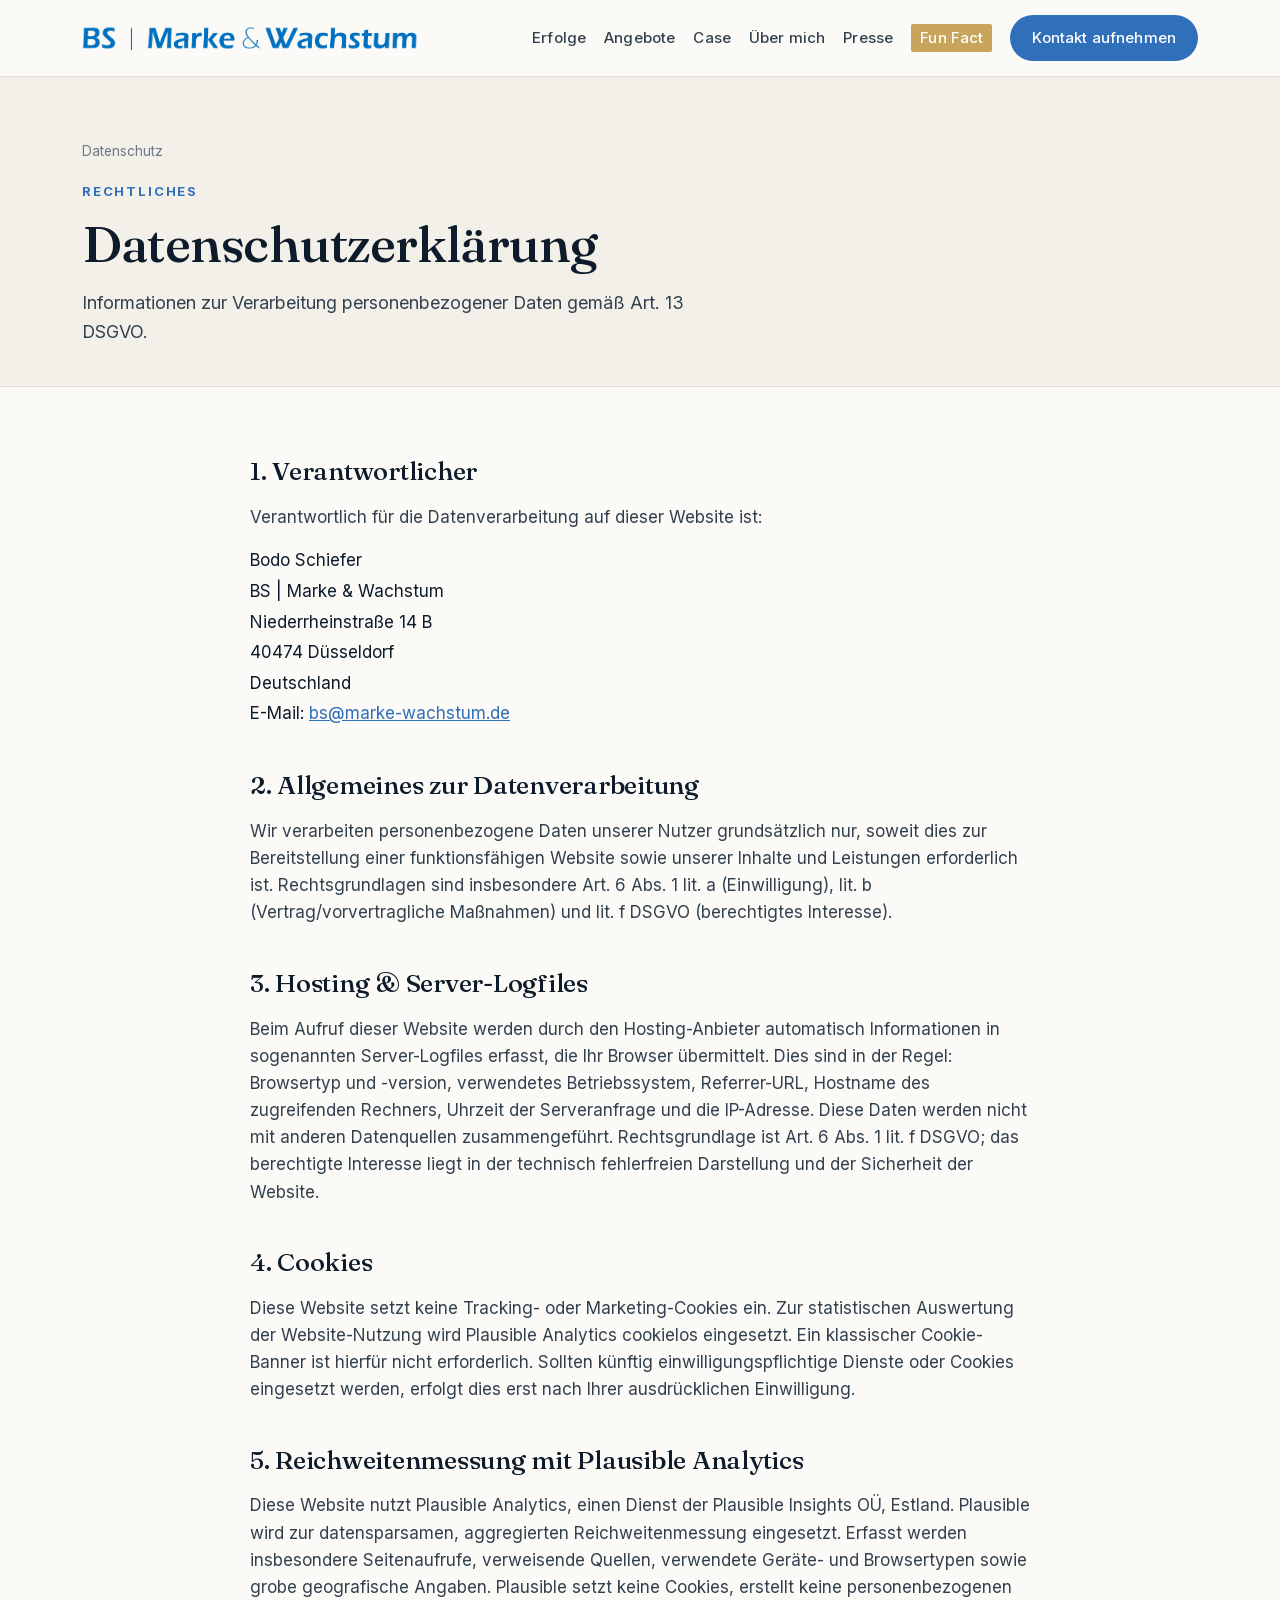
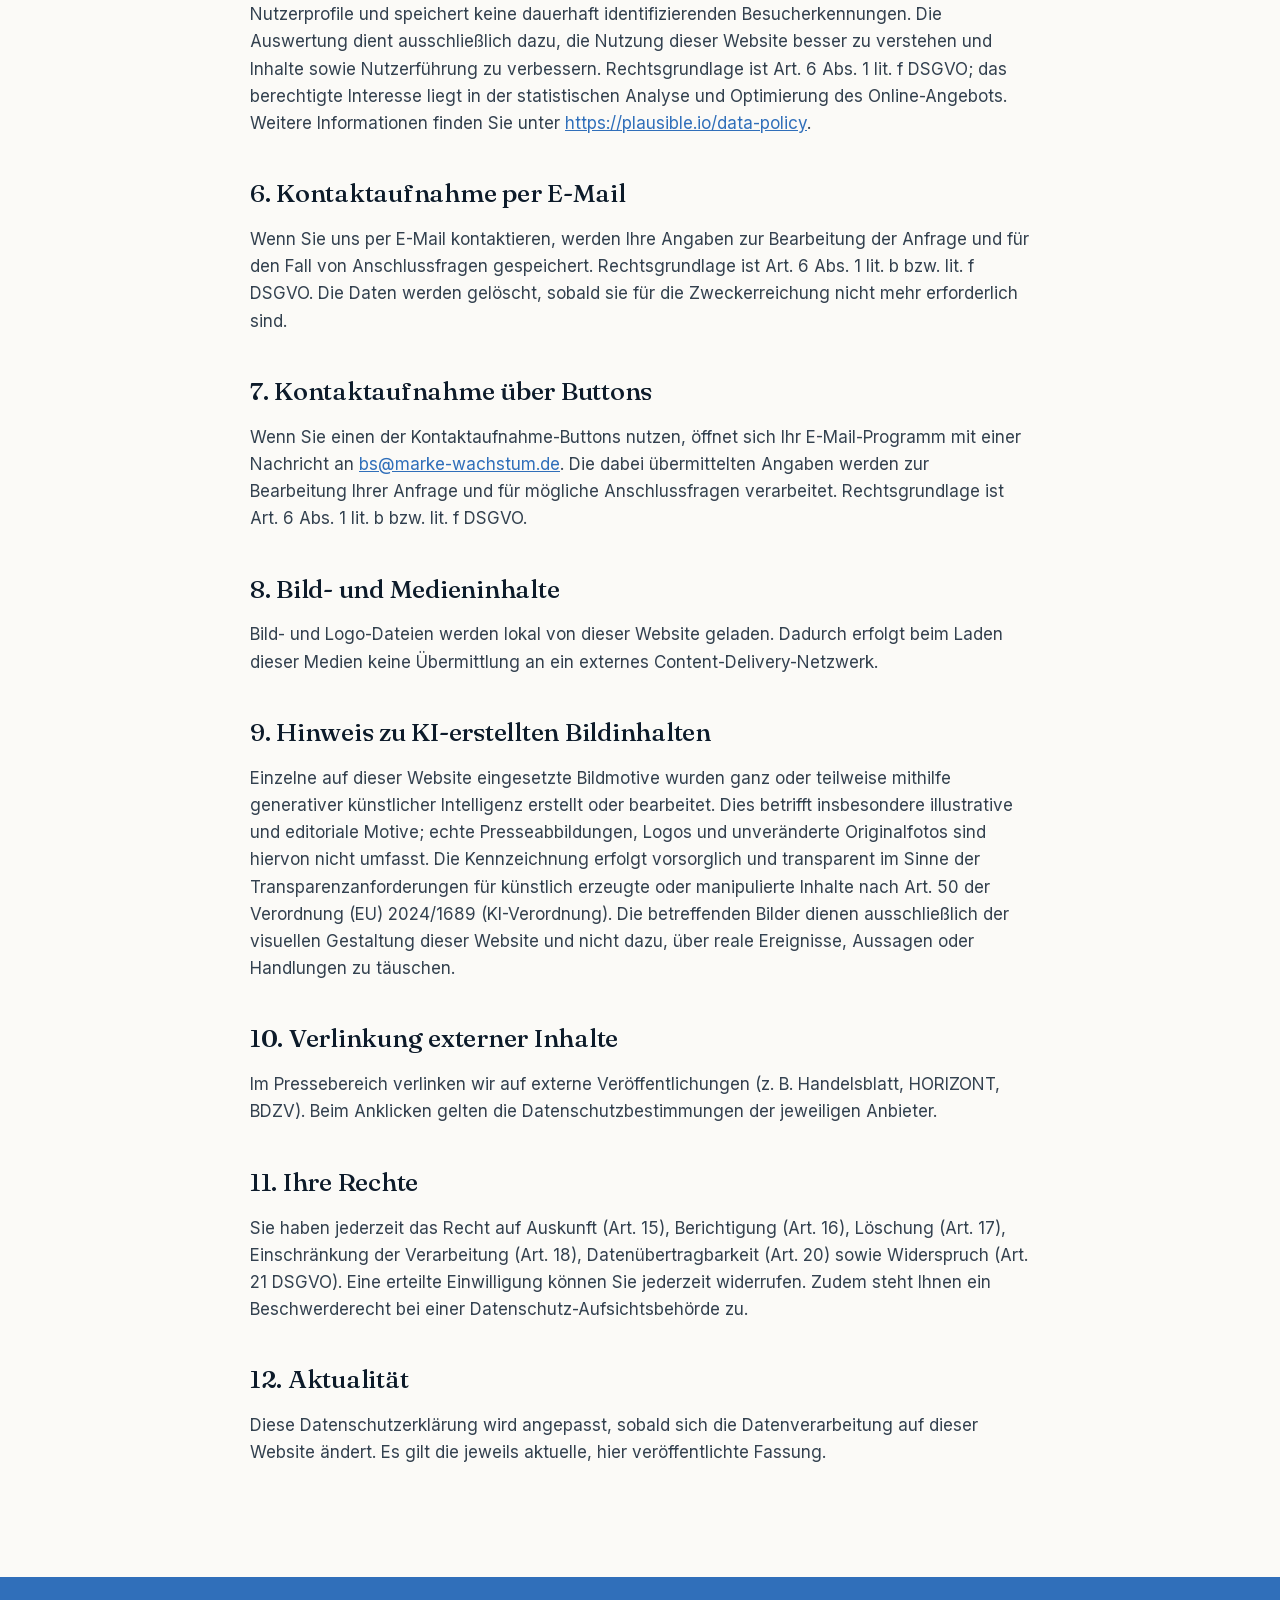
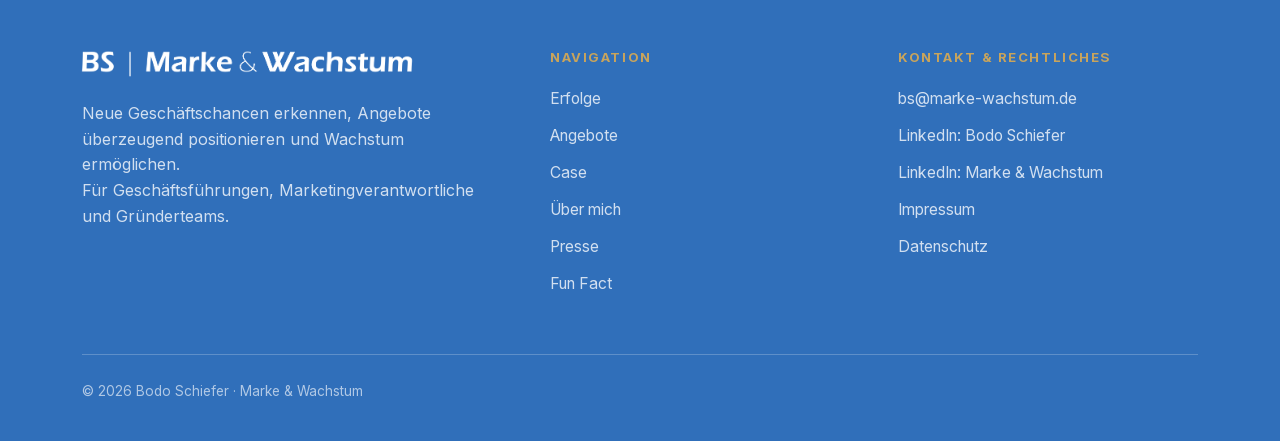
<file: datenschutz/index.html>
<!DOCTYPE html>
<html lang="de">
<head>
<meta charset="UTF-8">
<meta name="viewport" content="width=device-width, initial-scale=1.0">
<title>Datenschutzerklärung — Bodo Schiefer | Marke &amp; Wachstum</title>
<meta name="description" content="Datenschutzerklärung von Bodo Schiefer – BS | Marke & Wachstum. Informationen zur Verarbeitung personenbezogener Daten gemäß DSGVO.">
<link rel="canonical" href="https://marke-wachstum.de/datenschutz/">
<meta name="robots" content="index,follow">
<meta name="theme-color" content="#306FBA">
<meta property="og:title" content="Datenschutzerklärung — Bodo Schiefer">
<meta property="og:type" content="website">
<meta property="og:url" content="https://marke-wachstum.de/datenschutz/">
<link rel="icon" type="image/png" href="../images/BS-Logo%20Thumbnail.png">
<link rel="stylesheet" href="../fonts.css">
<link rel="stylesheet" href="../styles.css?v=20260728-5">
<!-- Privacy-friendly analytics by Plausible -->
<script async src="https://plausible.io/js/pa-cKJ-xsrjv71Css20RReg3.js"></script>
<script>
  window.plausible=window.plausible||function(){(plausible.q=plausible.q||[]).push(arguments)},plausible.init=plausible.init||function(i){plausible.o=i||{}};
  plausible.init()
</script>
</head>
<body>
<a class="skip" href="#main">Zum Inhalt springen</a>

<header>
  <div class="wrap nav">
    <a href="../" aria-label="Zur Startseite">
      <img src="../images/Logo%20BS%20Marke%20und%20Wachstum%20blau.png?v=20260728-2" alt="Bodo Schiefer — Marke & Wachstum">
    </a>
    <nav class="nav-links" id="navlinks" aria-label="Hauptnavigation">
      <a href="../#erfolge">Erfolge</a>
      <a href="../#leistungen">Angebote</a>
      <a href="../#digitale-wachstumsarbeit">Case</a>
      <a href="../#ueber-mich">Über mich</a>
      <a href="../presse/">Presse</a>
      <a href="../fun-fact/" class="nav-fun">Fun Fact</a>
      <a href="mailto:bs@marke-wachstum.de" class="nav-cta">Kontakt aufnehmen</a>
    </nav>
    <button class="menu-btn" id="menuBtn" type="button" aria-label="Menü öffnen" aria-controls="navlinks" aria-expanded="false">☰</button>
  </div>
</header>

<section class="page-hero">
  <div class="wrap">
    <div class="crumbs">Datenschutz</div>
    <span class="kicker">Rechtliches</span>
    <h1>Datenschutzerklärung</h1>
    <p>Informationen zur Verarbeitung personenbezogener Daten gemäß Art. 13 DSGVO.</p>
  </div>
</section>

<main id="main" class="content">
  <div class="wrap">
    <div class="legal">

      <h2>1. Verantwortlicher</h2>
      <p>Verantwortlich für die Datenverarbeitung auf dieser Website ist:</p>
      <address>
        Bodo Schiefer<br>
        BS | Marke &amp; Wachstum<br>
        Niederrheinstraße 14 B<br>
        40474 Düsseldorf<br>
        Deutschland<br>
        E-Mail: <a href="mailto:bs@marke-wachstum.de">bs@marke-wachstum.de</a>
      </address>

      <h2>2. Allgemeines zur Datenverarbeitung</h2>
      <p>Wir verarbeiten personenbezogene Daten unserer Nutzer grundsätzlich nur, soweit dies zur Bereitstellung einer funktionsfähigen Website sowie unserer Inhalte und Leistungen erforderlich ist. Rechtsgrundlagen sind insbesondere Art. 6 Abs. 1 lit. a (Einwilligung), lit. b (Vertrag/vorvertragliche Maßnahmen) und lit. f DSGVO (berechtigtes Interesse).</p>

      <h2>3. Hosting &amp; Server-Logfiles</h2>
      <p>Beim Aufruf dieser Website werden durch den Hosting-Anbieter automatisch Informationen in sogenannten Server-Logfiles erfasst, die Ihr Browser übermittelt. Dies sind in der Regel: Browsertyp und -version, verwendetes Betriebssystem, Referrer-URL, Hostname des zugreifenden Rechners, Uhrzeit der Serveranfrage und die IP-Adresse. Diese Daten werden nicht mit anderen Datenquellen zusammengeführt. Rechtsgrundlage ist Art. 6 Abs. 1 lit. f DSGVO; das berechtigte Interesse liegt in der technisch fehlerfreien Darstellung und der Sicherheit der Website.</p>

      <h2>4. Cookies</h2>
      <p>Diese Website setzt keine Tracking- oder Marketing-Cookies ein. Zur statistischen Auswertung der Website-Nutzung wird Plausible Analytics cookielos eingesetzt. Ein klassischer Cookie-Banner ist hierfür nicht erforderlich. Sollten künftig einwilligungspflichtige Dienste oder Cookies eingesetzt werden, erfolgt dies erst nach Ihrer ausdrücklichen Einwilligung.</p>

      <h2>5. Reichweitenmessung mit Plausible Analytics</h2>
      <p>Diese Website nutzt Plausible Analytics, einen Dienst der Plausible Insights OÜ, Estland. Plausible wird zur datensparsamen, aggregierten Reichweitenmessung eingesetzt. Erfasst werden insbesondere Seitenaufrufe, verweisende Quellen, verwendete Geräte- und Browsertypen sowie grobe geografische Angaben. Plausible setzt keine Cookies, erstellt keine personenbezogenen Nutzerprofile und speichert keine dauerhaft identifizierenden Besucherkennungen. Die Auswertung dient ausschließlich dazu, die Nutzung dieser Website besser zu verstehen und Inhalte sowie Nutzerführung zu verbessern. Rechtsgrundlage ist Art. 6 Abs. 1 lit. f DSGVO; das berechtigte Interesse liegt in der statistischen Analyse und Optimierung des Online-Angebots. Weitere Informationen finden Sie unter <a href="https://plausible.io/data-policy" target="_blank" rel="noopener">https://plausible.io/data-policy</a>.</p>

      <h2>6. Kontaktaufnahme per E-Mail</h2>
      <p>Wenn Sie uns per E-Mail kontaktieren, werden Ihre Angaben zur Bearbeitung der Anfrage und für den Fall von Anschlussfragen gespeichert. Rechtsgrundlage ist Art. 6 Abs. 1 lit. b bzw. lit. f DSGVO. Die Daten werden gelöscht, sobald sie für die Zweckerreichung nicht mehr erforderlich sind.</p>

      <h2>7. Kontaktaufnahme über Buttons</h2>
      <p>Wenn Sie einen der Kontaktaufnahme-Buttons nutzen, öffnet sich Ihr E-Mail-Programm mit einer Nachricht an <a href="mailto:bs@marke-wachstum.de">bs@marke-wachstum.de</a>. Die dabei übermittelten Angaben werden zur Bearbeitung Ihrer Anfrage und für mögliche Anschlussfragen verarbeitet. Rechtsgrundlage ist Art. 6 Abs. 1 lit. b bzw. lit. f DSGVO.</p>

      <h2>8. Bild- und Medieninhalte</h2>
      <p>Bild- und Logo-Dateien werden lokal von dieser Website geladen. Dadurch erfolgt beim Laden dieser Medien keine Übermittlung an ein externes Content-Delivery-Netzwerk.</p>

      <h2>9. Hinweis zu KI-erstellten Bildinhalten</h2>
      <p>Einzelne auf dieser Website eingesetzte Bildmotive wurden ganz oder teilweise mithilfe generativer künstlicher Intelligenz erstellt oder bearbeitet. Dies betrifft insbesondere illustrative und editoriale Motive; echte Presseabbildungen, Logos und unveränderte Originalfotos sind hiervon nicht umfasst. Die Kennzeichnung erfolgt vorsorglich und transparent im Sinne der Transparenzanforderungen für künstlich erzeugte oder manipulierte Inhalte nach Art. 50 der Verordnung (EU) 2024/1689 (KI-Verordnung). Die betreffenden Bilder dienen ausschließlich der visuellen Gestaltung dieser Website und nicht dazu, über reale Ereignisse, Aussagen oder Handlungen zu täuschen.</p>

      <h2>10. Verlinkung externer Inhalte</h2>
      <p>Im Pressebereich verlinken wir auf externe Veröffentlichungen (z. B. Handelsblatt, HORIZONT, BDZV). Beim Anklicken gelten die Datenschutzbestimmungen der jeweiligen Anbieter.</p>

      <h2>11. Ihre Rechte</h2>
      <p>Sie haben jederzeit das Recht auf Auskunft (Art. 15), Berichtigung (Art. 16), Löschung (Art. 17), Einschränkung der Verarbeitung (Art. 18), Datenübertragbarkeit (Art. 20) sowie Widerspruch (Art. 21 DSGVO). Eine erteilte Einwilligung können Sie jederzeit widerrufen. Zudem steht Ihnen ein Beschwerderecht bei einer Datenschutz-Aufsichtsbehörde zu.</p>

      <h2>12. Aktualität</h2>
      <p>Diese Datenschutzerklärung wird angepasst, sobald sich die Datenverarbeitung auf dieser Website ändert. Es gilt die jeweils aktuelle, hier veröffentlichte Fassung.</p>
    </div>
  </div>
</main>

<footer id="kontakt">
  <div class="wrap">
    <div class="foot-top">
      <div class="foot-brand">
        <img src="../images/Logo%20BS%20Marke%20und%20Wachstum%20wei%C3%9F.png?v=20260728-2" alt="Bodo Schiefer — Marke & Wachstum">
          <p>Neue Geschäftschancen erkennen, Angebote überzeugend positionieren und Wachstum ermöglichen.<br>Für Geschäftsführungen, Marketingverantwortliche und Gründerteams.</p>
      </div>
      <div class="foot-col">
        <h5>Navigation</h5>
        <a href="../#erfolge">Erfolge</a>
        <a href="../#leistungen">Angebote</a>
        <a href="../#digitale-wachstumsarbeit">Case</a>
        <a href="../#ueber-mich">Über mich</a>
        <a href="../presse/">Presse</a>
        <a href="../fun-fact/">Fun Fact</a>
      </div>
      <div class="foot-col">
        <h5>Kontakt &amp; Rechtliches</h5>
        <a href="mailto:bs@marke-wachstum.de">bs@marke-wachstum.de</a>
        <a href="https://www.linkedin.com/in/bodoschiefer/" target="_blank" rel="noopener">LinkedIn: Bodo Schiefer</a>
        <a href="https://www.linkedin.com/company/bodo-schiefer-marke-wachstum/" target="_blank" rel="noopener">LinkedIn: Marke &amp; Wachstum</a>
        <a href="../impressum/">Impressum</a>
        <a href="../datenschutz/">Datenschutz</a>
      </div>
    </div>
    <div class="foot-bottom">
      <span>© <span id="yr"></span> Bodo Schiefer · Marke &amp; Wachstum</span>
    </div>
  </div>
</footer>

<script>
  document.getElementById('yr').textContent=new Date().getFullYear();
  var mb=document.getElementById('menuBtn'),nl=document.getElementById('navlinks');
  function setMenu(open){nl.classList.toggle('open',open);mb.setAttribute('aria-expanded',String(open));mb.setAttribute('aria-label',open?'Menü schließen':'Menü öffnen');}
  mb.addEventListener('click',function(){setMenu(!nl.classList.contains('open'))});
  nl.addEventListener('click',function(e){if(e.target.tagName==='A')setMenu(false)});
  document.addEventListener('click',function(e){
    if(window.matchMedia('(max-width: 760px)').matches&&nl.classList.contains('open')&&!nl.contains(e.target)&&!mb.contains(e.target))setMenu(false);
  });
</script>
</body>
</html>
</file>
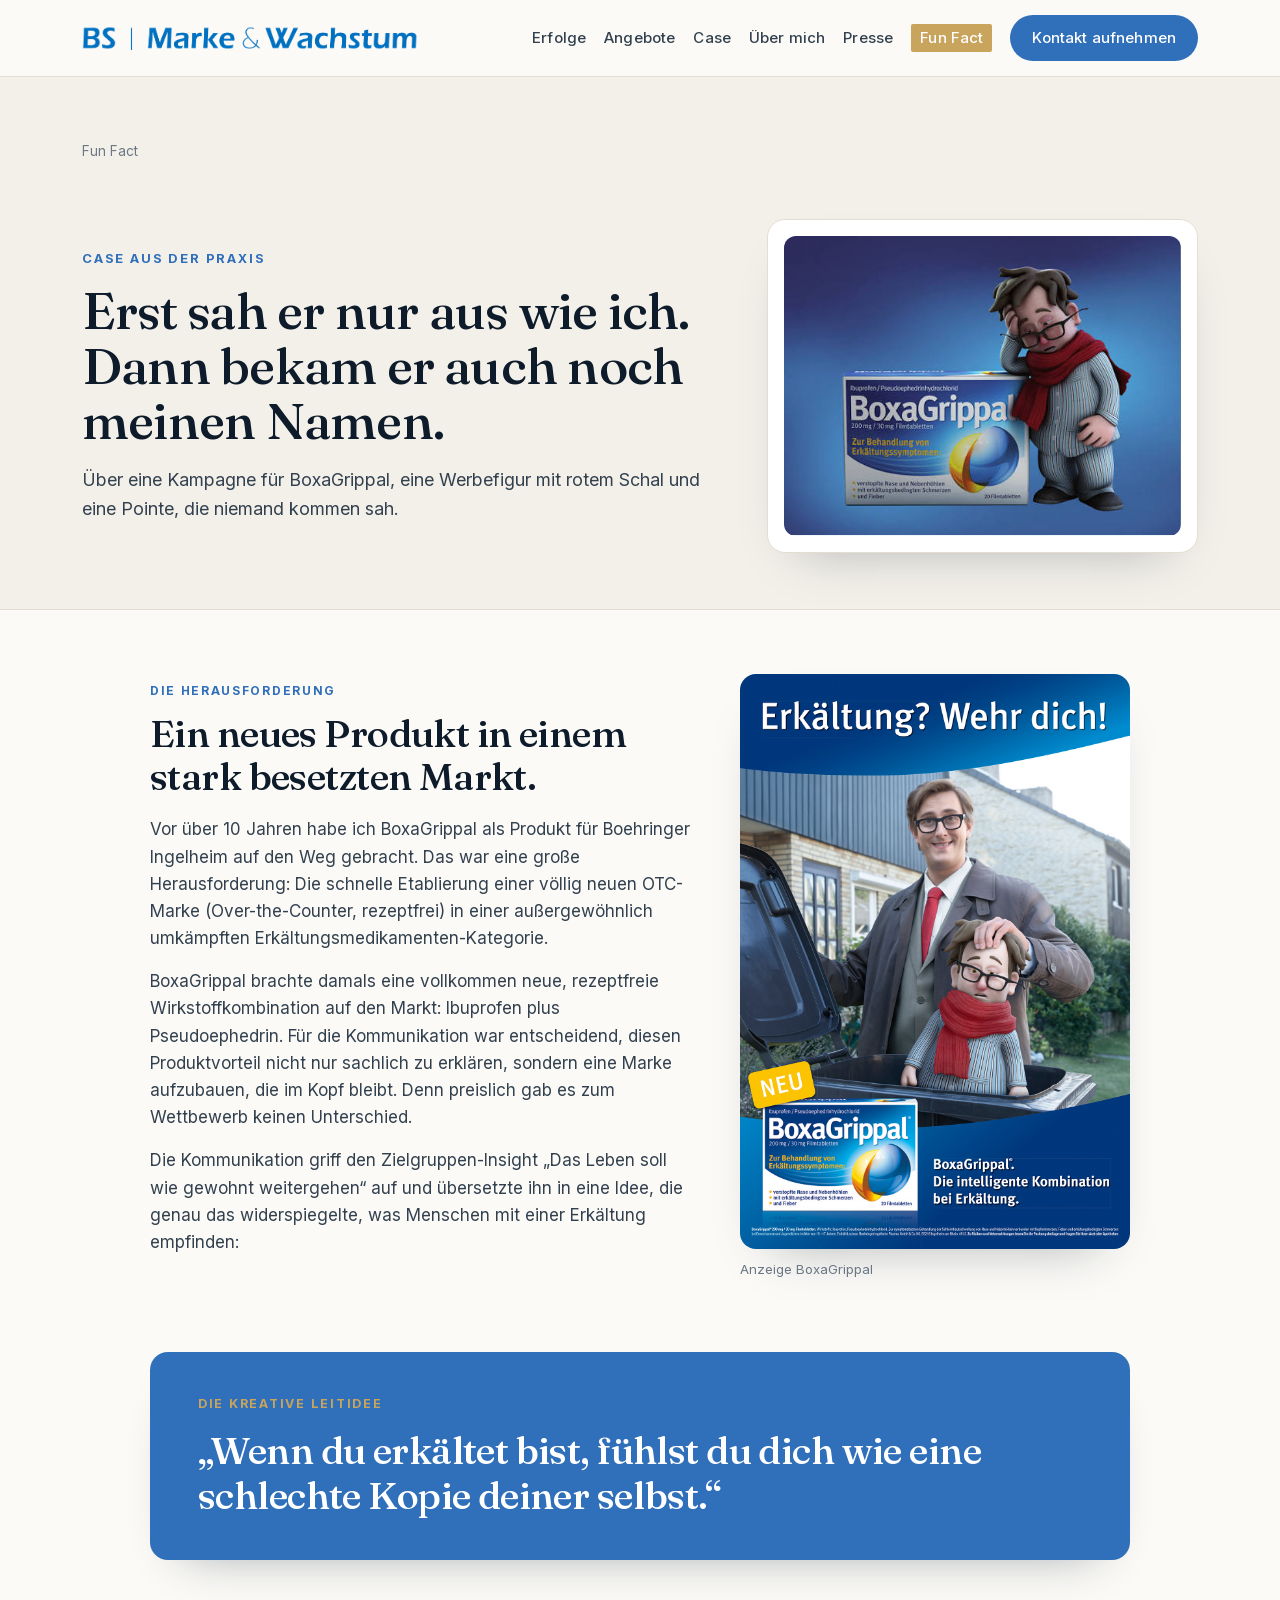
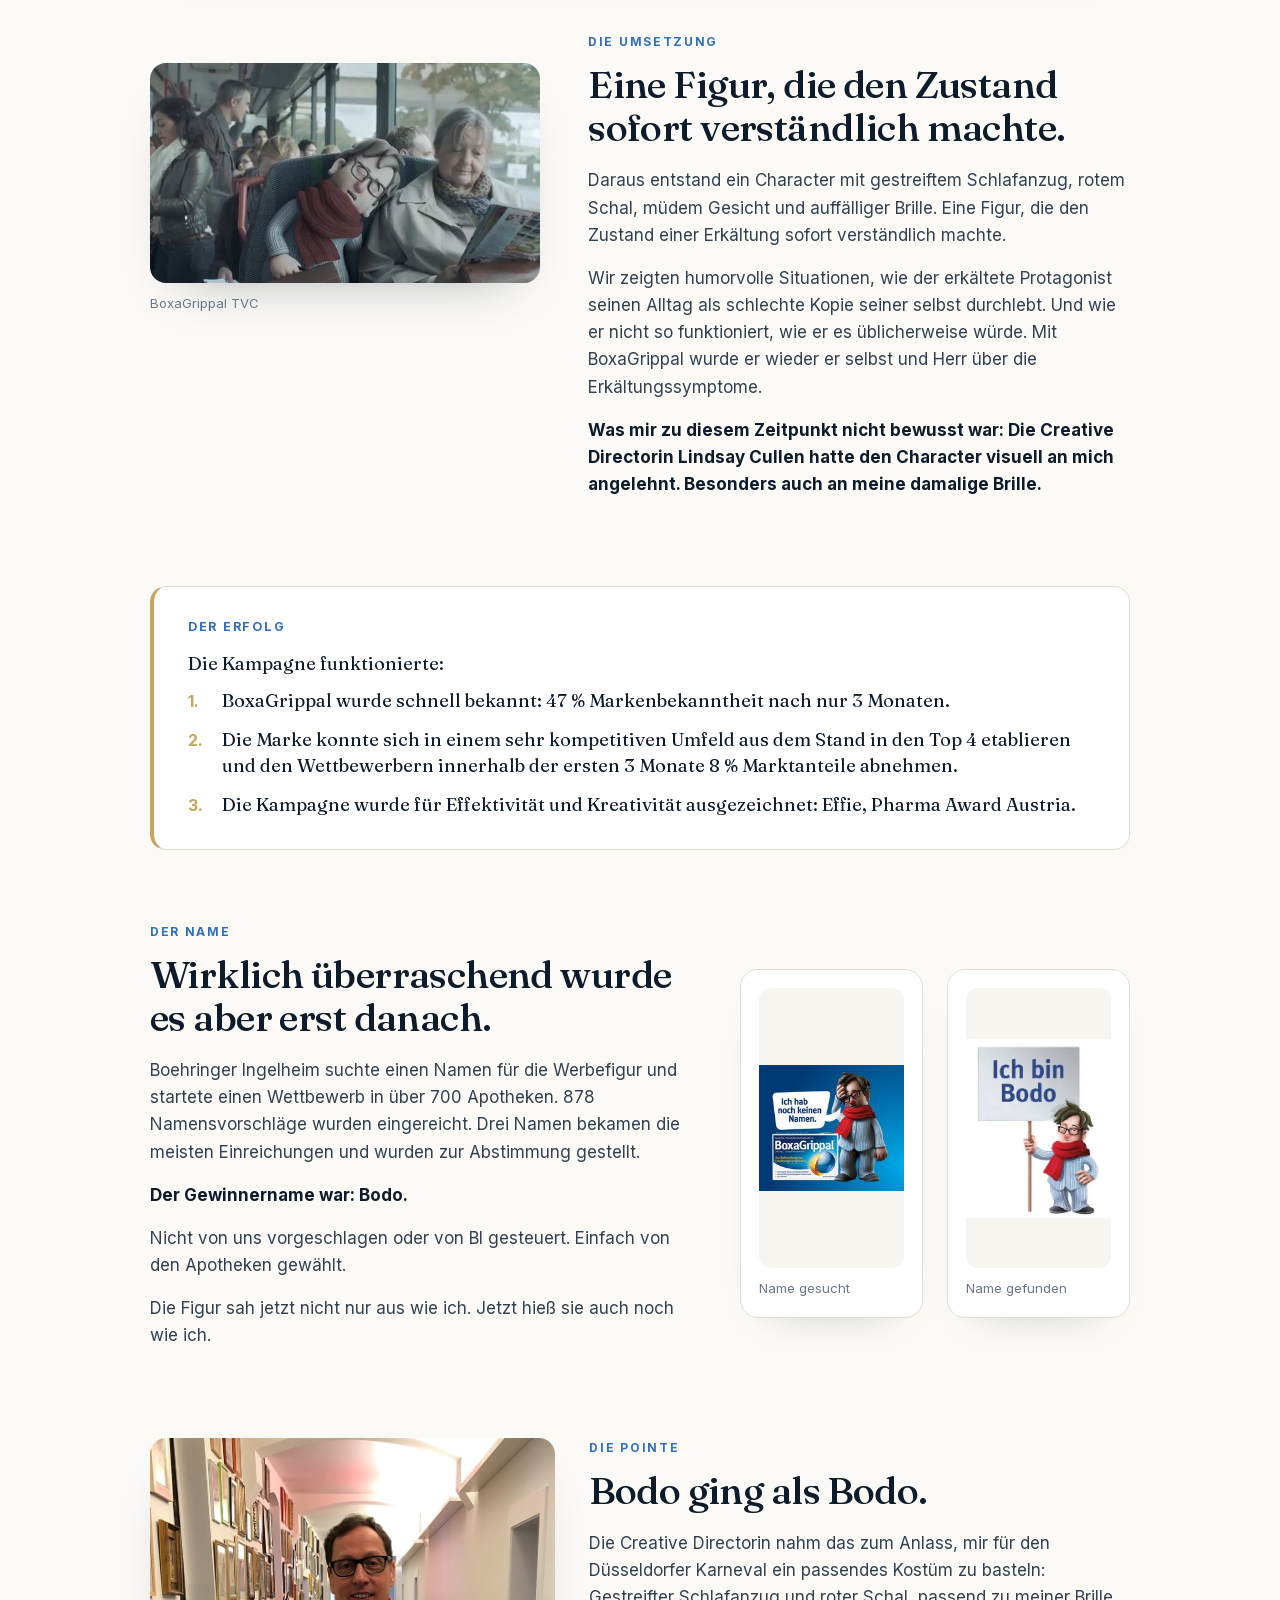
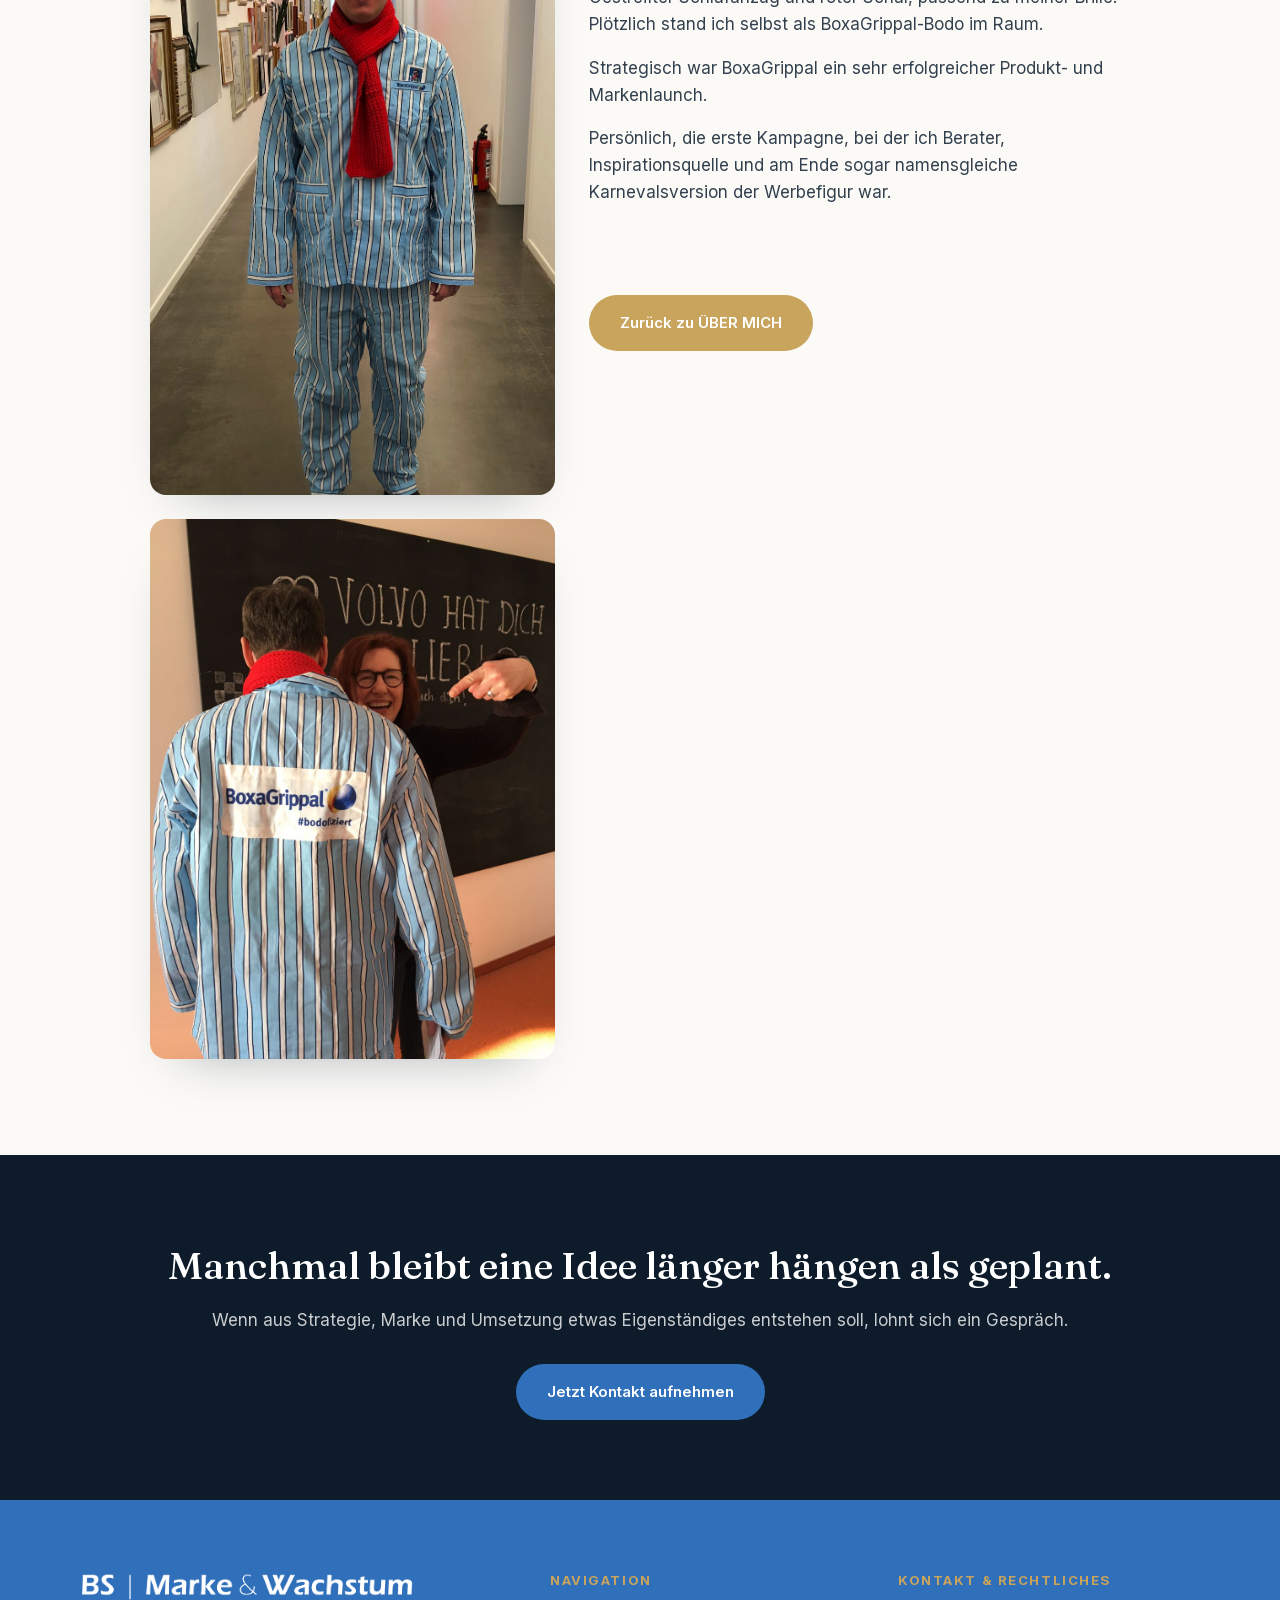
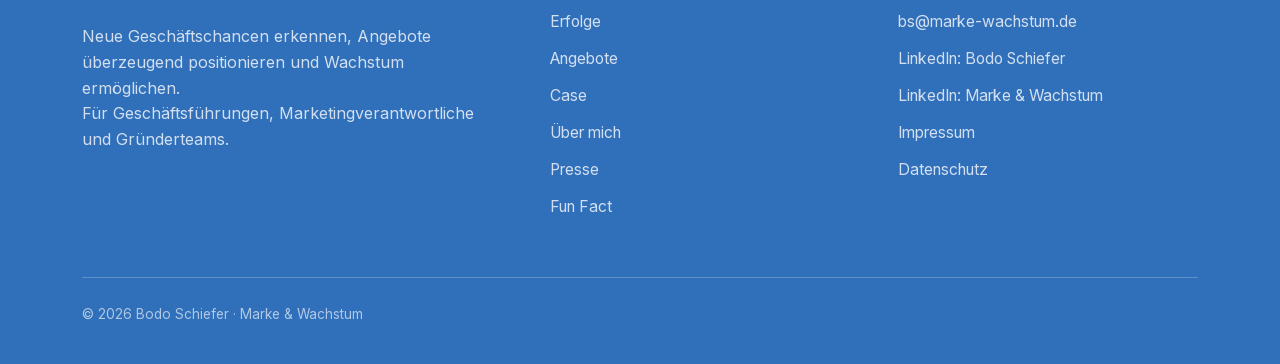
<file: fun-fact/index.html>
<!DOCTYPE html>
<html lang="de">
<head>
<meta charset="UTF-8">
<meta name="viewport" content="width=device-width, initial-scale=1.0">
<title>Fun Fact — Bodo Schiefer | Marke &amp; Wachstum</title>
<meta name="description" content="Die Geschichte, wie eine BoxaGrippal-Werbefigur erst aussah wie Bodo Schiefer und später auch noch Bodo hieß.">
<link rel="canonical" href="https://marke-wachstum.de/fun-fact/">
<meta name="robots" content="index,follow">
<meta name="theme-color" content="#306FBA">
<meta property="og:title" content="Fun Fact — Bodo Schiefer">
<meta property="og:description" content="Erst sah er nur aus wie ich. Dann bekam er auch noch meinen Namen.">
<meta property="og:type" content="article">
<meta property="og:url" content="https://marke-wachstum.de/fun-fact/">
<meta property="og:image" content="https://marke-wachstum.de/images/Original%20Character.jpg">
<link rel="icon" type="image/png" href="../images/BS-Logo%20Thumbnail.png">
<link rel="stylesheet" href="../fonts.css">
<link rel="stylesheet" href="../styles.css?v=20260728-5">
<!-- Privacy-friendly analytics by Plausible -->
<script async src="https://plausible.io/js/pa-cKJ-xsrjv71Css20RReg3.js"></script>
<script>
  window.plausible=window.plausible||function(){(plausible.q=plausible.q||[]).push(arguments)},plausible.init=plausible.init||function(i){plausible.o=i||{}};
  plausible.init()
</script>
<script type="application/ld+json">
{
  "@context":"https://schema.org",
  "@type":"Article",
  "headline":"Erst sah er nur aus wie ich. Dann bekam er auch noch meinen Namen.",
  "author":{"@type":"Person","name":"Bodo Schiefer"},
  "publisher":{"@type":"Organization","name":"Bodo Schiefer | Marke & Wachstum"},
  "url":"https://marke-wachstum.de/fun-fact/",
  "image":"https://marke-wachstum.de/images/Original%20Character.jpg"
}
</script>
</head>
<body>
<a class="skip" href="#main">Zum Inhalt springen</a>

<header>
  <div class="wrap nav">
    <a href="../" aria-label="Zur Startseite">
      <img src="../images/Logo%20BS%20Marke%20und%20Wachstum%20blau.png?v=20260728-2" alt="Bodo Schiefer — Marke & Wachstum">
    </a>
    <nav class="nav-links" id="navlinks" aria-label="Hauptnavigation">
      <a href="../#erfolge">Erfolge</a>
      <a href="../#leistungen">Angebote</a>
      <a href="../#digitale-wachstumsarbeit">Case</a>
      <a href="../#ueber-mich">Über mich</a>
      <a href="../presse/">Presse</a>
      <a href="../fun-fact/" class="nav-fun">Fun Fact</a>
      <a href="mailto:bs@marke-wachstum.de" class="nav-cta">Kontakt aufnehmen</a>
    </nav>
    <button class="menu-btn" id="menuBtn" type="button" aria-label="Menü öffnen" aria-controls="navlinks" aria-expanded="false">☰</button>
  </div>
</header>

<section class="page-hero fun-hero">
  <div class="wrap fun-hero-grid">
    <div class="crumbs">Fun Fact</div>
    <div>
      <span class="kicker">Case aus der Praxis</span>
      <h1>Erst sah er nur aus wie ich. Dann bekam er auch noch meinen Namen.</h1>
      <p>Über eine Kampagne für BoxaGrippal, eine Werbefigur mit rotem Schal und eine Pointe, die niemand kommen sah.</p>
    </div>
    <figure class="fun-hero-img">
      <img src="../images/Original%20Character.jpg" alt="BoxaGrippal-Character mit rotem Schal und Packung">
    </figure>
  </div>
</section>

<main id="main" class="content">
  <div class="wrap">
    <article class="story">

      <section class="story-section">
        <div class="story-copy">
          <span class="kicker">Die Herausforderung</span>
          <h2>Ein neues Produkt in einem stark besetzten Markt.</h2>
          <p>Vor über 10 Jahren habe ich BoxaGrippal als Produkt für Boehringer Ingelheim auf den Weg gebracht. Das war eine große Herausforderung: Die schnelle Etablierung einer völlig neuen OTC-Marke (Over-the-Counter, rezeptfrei) in einer außergewöhnlich umkämpften Erkältungsmedikamenten-Kategorie.</p>
          <figure class="story-media mobile-only">
            <img src="../images/Anzeige%20Boxagrippal.jpg" alt="BoxaGrippal Anzeige mit Kampagnenmotiv">
            <figcaption>Anzeige BoxaGrippal</figcaption>
          </figure>
          <p>BoxaGrippal brachte damals eine vollkommen neue, rezeptfreie Wirkstoffkombination auf den Markt: Ibuprofen plus Pseudoephedrin. Für die Kommunikation war entscheidend, diesen Produktvorteil nicht nur sachlich zu erklären, sondern eine Marke aufzubauen, die im Kopf bleibt. Denn preislich gab es zum Wettbewerb keinen Unterschied.</p>
          <p>Die Kommunikation griff den Zielgruppen-Insight „Das Leben soll wie gewohnt weitergehen“ auf und übersetzte ihn in eine Idee, die genau das widerspiegelte, was Menschen mit einer Erkältung empfinden:</p>
        </div>
        <figure class="story-media desktop-only">
          <img src="../images/Anzeige%20Boxagrippal.jpg" alt="BoxaGrippal Anzeige mit Kampagnenmotiv">
          <figcaption>Anzeige BoxaGrippal</figcaption>
        </figure>
      </section>

      <section class="story-quote">
        <span>Die kreative Leitidee</span>
        <p>„Wenn du erkältet bist, fühlst du dich wie eine schlechte Kopie deiner selbst.“</p>
      </section>

      <section class="story-section reverse story-section-headline-align">
        <div class="story-copy">
          <span class="kicker">Die Umsetzung</span>
          <h2>Eine Figur, die den Zustand sofort verständlich machte.</h2>
          <p>Daraus entstand ein Character mit gestreiftem Schlafanzug, rotem Schal, müdem Gesicht und auffälliger Brille. Eine Figur, die den Zustand einer Erkältung sofort verständlich machte.</p>
          <p>Wir zeigten humorvolle Situationen, wie der erkältete Protagonist seinen Alltag als schlechte Kopie seiner selbst durchlebt. Und wie er nicht so funktioniert, wie er es üblicherweise würde. Mit BoxaGrippal wurde er wieder er selbst und Herr über die Erkältungssymptome.</p>
          <p class="strong">Was mir zu diesem Zeitpunkt nicht bewusst war: Die Creative Directorin Lindsay Cullen hatte den Character visuell an mich angelehnt. Besonders auch an meine damalige Brille.</p>
        </div>
        <figure class="story-media">
          <img src="../images/Boxagrippal%20TVC.jpeg" alt="BoxaGrippal TVC Motiv">
          <figcaption>BoxaGrippal TVC</figcaption>
        </figure>
      </section>

      <section class="story-highlight">
        <span>Der Erfolg</span>
        <p>Die Kampagne funktionierte:</p>
        <ol>
          <li>BoxaGrippal wurde schnell bekannt: 47&nbsp;% Markenbekanntheit nach nur 3 Monaten.</li>
          <li>Die Marke konnte sich in einem sehr kompetitiven Umfeld aus dem Stand in den Top 4 etablieren und den Wettbewerbern innerhalb der ersten 3 Monate 8&nbsp;% Marktanteile abnehmen.</li>
          <li>Die Kampagne wurde für Effektivität und Kreativität ausgezeichnet: Effie, Pharma Award Austria.</li>
        </ol>
      </section>

      <section class="story-section">
        <div class="story-copy">
          <span class="kicker">Der Name</span>
          <h2>Wirklich überraschend wurde es aber erst danach.</h2>
          <p>Boehringer Ingelheim suchte einen Namen für die Werbefigur und startete einen Wettbewerb in über 700 Apotheken. 878 Namensvorschläge wurden eingereicht. Drei Namen bekamen die meisten Einreichungen und wurden zur Abstimmung gestellt.</p>
          <figure class="story-mobile-card mobile-only">
            <img src="../images/Name%20gesucht.jpg" alt="BoxaGrippal-Figur mit Hinweis auf Namenssuche">
            <figcaption>Name gesucht</figcaption>
          </figure>
          <p class="strong">Der Gewinnername war: Bodo.</p>
          <p>Nicht von uns vorgeschlagen oder von BI gesteuert. Einfach von den Apotheken gewählt.</p>
          <p>Die Figur sah jetzt nicht nur aus wie ich. Jetzt hieß sie auch noch wie ich.</p>
        </div>
        <div class="story-pair">
          <figure class="desktop-only">
            <img src="../images/Name%20gesucht.jpg" alt="BoxaGrippal-Figur mit Hinweis auf Namenssuche">
            <figcaption>Name gesucht</figcaption>
          </figure>
          <figure>
            <img src="../images/Ich%20bin%20Bodo.jpg" alt="BoxaGrippal-Figur mit Schild Ich bin Bodo">
            <figcaption>Name gefunden</figcaption>
          </figure>
        </div>
      </section>

      <section class="story-finale">
        <div class="story-finale-media">
          <img src="../images/Bodo%20im%20Karneval.jpeg?v=20260707" alt="Bodo Schiefer als BoxaGrippal-Bodo im Karnevalskostüm">
          <img class="small-img" src="../images/bodofiziert.jpg" alt="BoxaGrippal-Kostüm mit Aufschrift bodofiziert">
        </div>
        <div class="story-copy">
          <span class="kicker">Die Pointe</span>
          <h2>Bodo ging als Bodo.</h2>
          <p>Die Creative Directorin nahm das zum Anlass, mir für den Düsseldorfer Karneval ein passendes Kostüm zu basteln: Gestreifter Schlafanzug und roter Schal, passend zu meiner Brille. Plötzlich stand ich selbst als BoxaGrippal-Bodo im Raum.</p>
          <p>Strategisch war BoxaGrippal ein sehr erfolgreicher Produkt- und Markenlaunch.</p>
          <p>Persönlich, die erste Kampagne, bei der ich Berater, Inspirationsquelle und am Ende sogar namensgleiche Karnevalsversion der Werbefigur war.</p>
          <a href="../#ueber-mich" class="btn btn-gold desktop-only">Zurück zu ÜBER MICH</a>
        </div>
        <a href="../#ueber-mich" class="btn btn-gold mobile-only mobile-back-link">Zurück zu ÜBER MICH</a>
      </section>

    </article>
  </div>
</main>

<section class="cta-strip">
  <div class="wrap">
    <h2>Manchmal bleibt eine Idee länger hängen als geplant.</h2>
    <p>Wenn aus Strategie, Marke und Umsetzung etwas Eigenständiges entstehen soll, lohnt sich ein Gespräch.</p>
    <a href="mailto:bs@marke-wachstum.de" class="btn fun-fact-booking">Jetzt Kontakt aufnehmen</a>
  </div>
</section>

<footer id="kontakt">
  <div class="wrap">
    <div class="foot-top">
      <div class="foot-brand">
        <img src="../images/Logo%20BS%20Marke%20und%20Wachstum%20wei%C3%9F.png?v=20260728-2" alt="Bodo Schiefer — Marke & Wachstum">
          <p>Neue Geschäftschancen erkennen, Angebote überzeugend positionieren und Wachstum ermöglichen.<br>Für Geschäftsführungen, Marketingverantwortliche und Gründerteams.</p>
      </div>
      <div class="foot-col">
        <h5>Navigation</h5>
        <a href="../#erfolge">Erfolge</a>
        <a href="../#leistungen">Angebote</a>
        <a href="../#digitale-wachstumsarbeit">Case</a>
        <a href="../#ueber-mich">Über mich</a>
        <a href="../presse/">Presse</a>
        <a href="../fun-fact/">Fun Fact</a>
      </div>
      <div class="foot-col">
        <h5>Kontakt &amp; Rechtliches</h5>
        <a href="mailto:bs@marke-wachstum.de">bs@marke-wachstum.de</a>
        <a href="https://www.linkedin.com/in/bodoschiefer/" target="_blank" rel="noopener">LinkedIn: Bodo Schiefer</a>
        <a href="https://www.linkedin.com/company/bodo-schiefer-marke-wachstum/" target="_blank" rel="noopener">LinkedIn: Marke &amp; Wachstum</a>
        <a href="../impressum/">Impressum</a>
        <a href="../datenschutz/">Datenschutz</a>
      </div>
    </div>
    <div class="foot-bottom">
      <span>© <span id="yr"></span> Bodo Schiefer · Marke &amp; Wachstum</span>
    </div>
  </div>
</footer>

<script>
  document.getElementById('yr').textContent=new Date().getFullYear();
  var mb=document.getElementById('menuBtn'),nl=document.getElementById('navlinks');
  function setMenu(open){nl.classList.toggle('open',open);mb.setAttribute('aria-expanded',String(open));mb.setAttribute('aria-label',open?'Menü schließen':'Menü öffnen');}
  mb.addEventListener('click',function(){setMenu(!nl.classList.contains('open'))});
  nl.addEventListener('click',function(e){if(e.target.tagName==='A')setMenu(false)});
  document.addEventListener('click',function(e){
    if(window.matchMedia('(max-width: 760px)').matches&&nl.classList.contains('open')&&!nl.contains(e.target)&&!mb.contains(e.target))setMenu(false);
  });
</script>
</body>
</html>
</file>
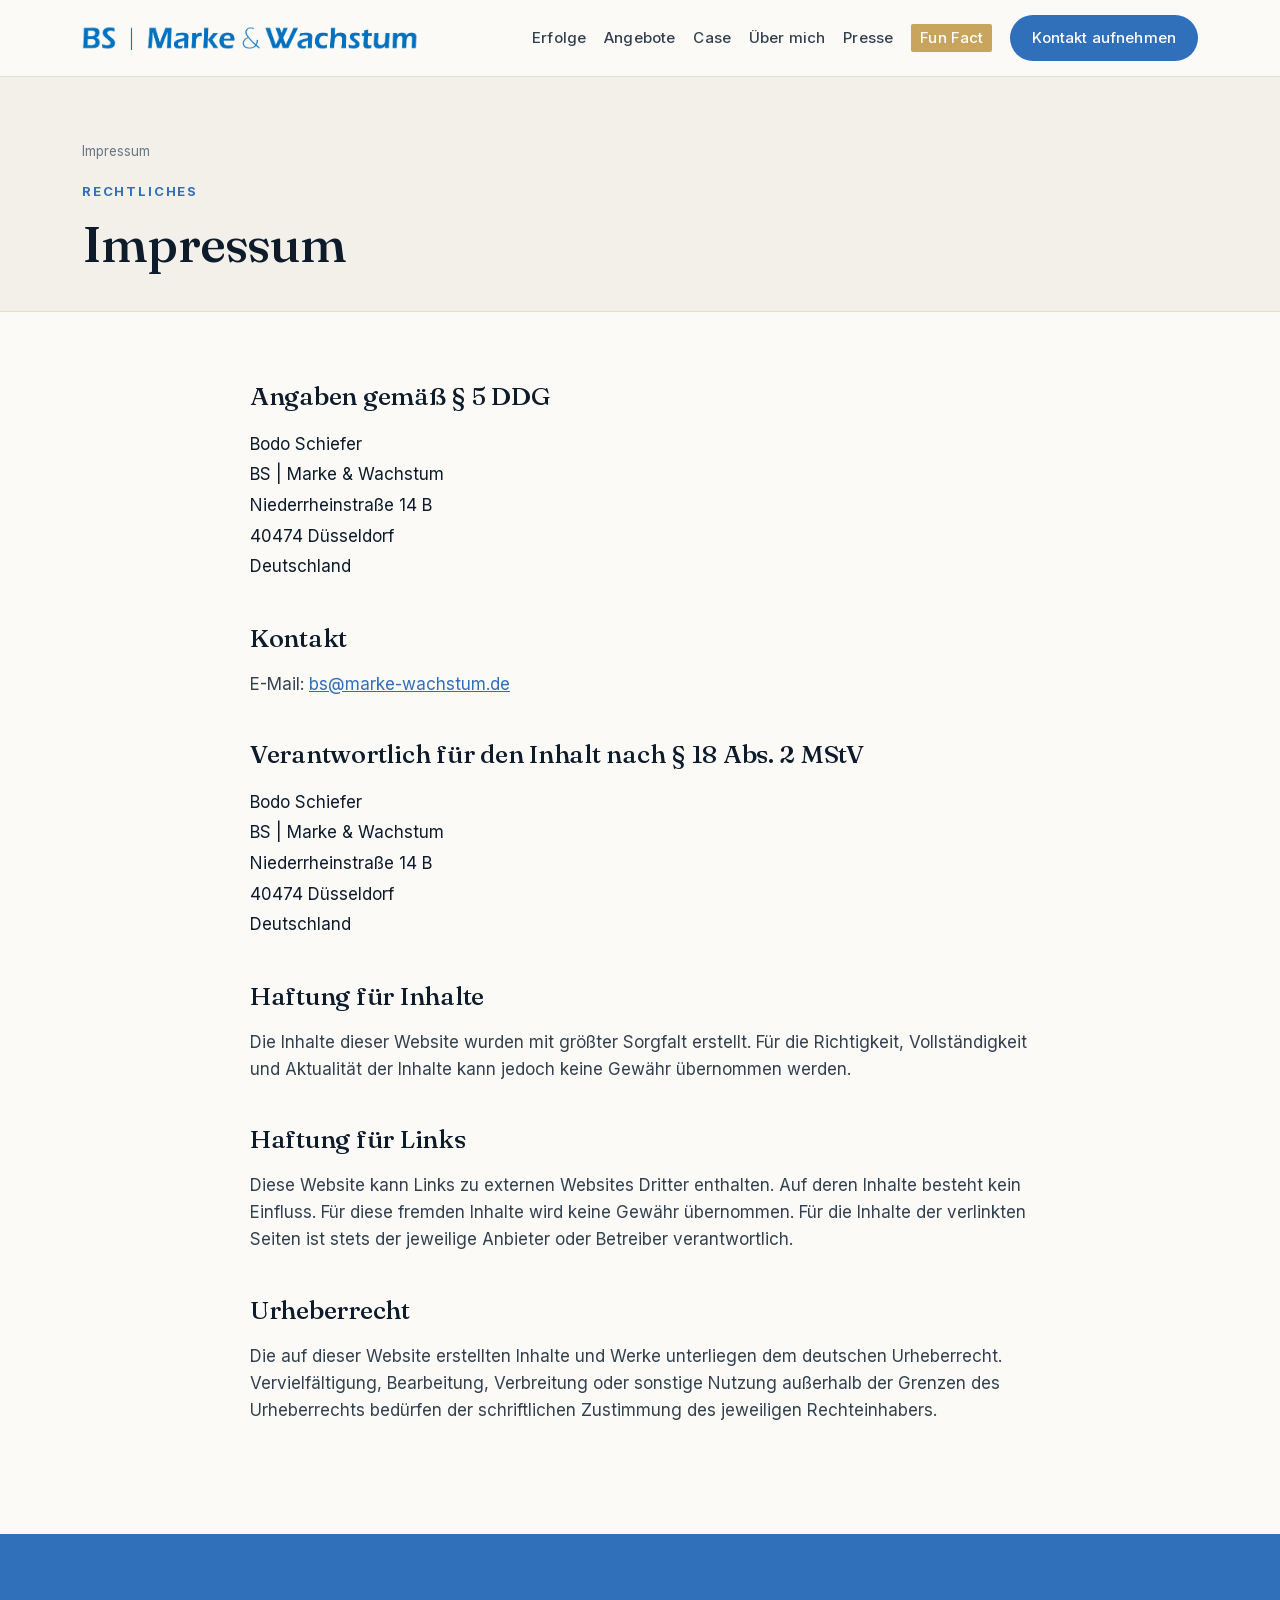
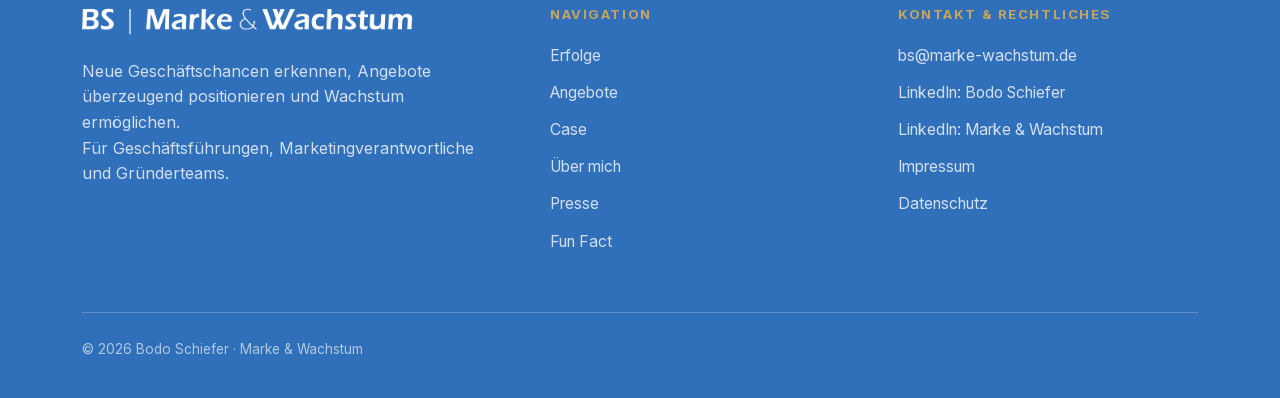
<file: impressum/index.html>
<!DOCTYPE html>
<html lang="de">
<head>
<meta charset="UTF-8">
<meta name="viewport" content="width=device-width, initial-scale=1.0">
<title>Impressum — Bodo Schiefer | Marke &amp; Wachstum</title>
<meta name="description" content="Impressum von Bodo Schiefer – BS | Marke & Wachstum, Düsseldorf. Angaben gemäß § 5 DDG.">
<link rel="canonical" href="https://marke-wachstum.de/impressum/">
<meta name="robots" content="index,follow">
<meta name="theme-color" content="#306FBA">
<meta property="og:title" content="Impressum — Bodo Schiefer">
<meta property="og:type" content="website">
<meta property="og:url" content="https://marke-wachstum.de/impressum/">
<link rel="icon" type="image/png" href="../images/BS-Logo%20Thumbnail.png">
<link rel="stylesheet" href="../fonts.css">
<link rel="stylesheet" href="../styles.css?v=20260728-5">
<!-- Privacy-friendly analytics by Plausible -->
<script async src="https://plausible.io/js/pa-cKJ-xsrjv71Css20RReg3.js"></script>
<script>
  window.plausible=window.plausible||function(){(plausible.q=plausible.q||[]).push(arguments)},plausible.init=plausible.init||function(i){plausible.o=i||{}};
  plausible.init()
</script>
</head>
<body>
<a class="skip" href="#main">Zum Inhalt springen</a>

<header>
  <div class="wrap nav">
    <a href="../" aria-label="Zur Startseite">
      <img src="../images/Logo%20BS%20Marke%20und%20Wachstum%20blau.png?v=20260728-2" alt="Bodo Schiefer — Marke & Wachstum">
    </a>
    <nav class="nav-links" id="navlinks" aria-label="Hauptnavigation">
      <a href="../#erfolge">Erfolge</a>
      <a href="../#leistungen">Angebote</a>
      <a href="../#digitale-wachstumsarbeit">Case</a>
      <a href="../#ueber-mich">Über mich</a>
      <a href="../presse/">Presse</a>
      <a href="../fun-fact/" class="nav-fun">Fun Fact</a>
      <a href="mailto:bs@marke-wachstum.de" class="nav-cta">Kontakt aufnehmen</a>
    </nav>
    <button class="menu-btn" id="menuBtn" type="button" aria-label="Menü öffnen" aria-controls="navlinks" aria-expanded="false">☰</button>
  </div>
</header>

<section class="page-hero">
  <div class="wrap">
    <div class="crumbs">Impressum</div>
    <span class="kicker">Rechtliches</span>
    <h1>Impressum</h1>
  </div>
</section>

<main id="main" class="content">
  <div class="wrap">
    <div class="legal">
      <h2>Angaben gemäß § 5 DDG</h2>
      <address>
        Bodo Schiefer<br>
        BS | Marke &amp; Wachstum<br>
        Niederrheinstraße 14 B<br>
        40474 Düsseldorf<br>
        Deutschland
      </address>

      <h2>Kontakt</h2>
      <p>E-Mail: <a href="mailto:bs@marke-wachstum.de">bs@marke-wachstum.de</a></p>

      <h2>Verantwortlich für den Inhalt nach § 18 Abs. 2 MStV</h2>
      <address>
        Bodo Schiefer<br>
        BS | Marke &amp; Wachstum<br>
        Niederrheinstraße 14 B<br>
        40474 Düsseldorf<br>
        Deutschland
      </address>

      <h2>Haftung für Inhalte</h2>
      <p>Die Inhalte dieser Website wurden mit größter Sorgfalt erstellt. Für die Richtigkeit, Vollständigkeit und Aktualität der Inhalte kann jedoch keine Gewähr übernommen werden.</p>

      <h2>Haftung für Links</h2>
      <p>Diese Website kann Links zu externen Websites Dritter enthalten. Auf deren Inhalte besteht kein Einfluss. Für diese fremden Inhalte wird keine Gewähr übernommen. Für die Inhalte der verlinkten Seiten ist stets der jeweilige Anbieter oder Betreiber verantwortlich.</p>

      <h2>Urheberrecht</h2>
      <p>Die auf dieser Website erstellten Inhalte und Werke unterliegen dem deutschen Urheberrecht. Vervielfältigung, Bearbeitung, Verbreitung oder sonstige Nutzung außerhalb der Grenzen des Urheberrechts bedürfen der schriftlichen Zustimmung des jeweiligen Rechteinhabers.</p>
    </div>
  </div>
</main>

<footer id="kontakt">
  <div class="wrap">
    <div class="foot-top">
      <div class="foot-brand">
        <img src="../images/Logo%20BS%20Marke%20und%20Wachstum%20wei%C3%9F.png?v=20260728-2" alt="Bodo Schiefer — Marke & Wachstum">
          <p>Neue Geschäftschancen erkennen, Angebote überzeugend positionieren und Wachstum ermöglichen.<br>Für Geschäftsführungen, Marketingverantwortliche und Gründerteams.</p>
      </div>
      <div class="foot-col">
        <h5>Navigation</h5>
        <a href="../#erfolge">Erfolge</a>
        <a href="../#leistungen">Angebote</a>
        <a href="../#digitale-wachstumsarbeit">Case</a>
        <a href="../#ueber-mich">Über mich</a>
        <a href="../presse/">Presse</a>
        <a href="../fun-fact/">Fun Fact</a>
      </div>
      <div class="foot-col">
        <h5>Kontakt &amp; Rechtliches</h5>
        <a href="mailto:bs@marke-wachstum.de">bs@marke-wachstum.de</a>
        <a href="https://www.linkedin.com/in/bodoschiefer/" target="_blank" rel="noopener">LinkedIn: Bodo Schiefer</a>
        <a href="https://www.linkedin.com/company/bodo-schiefer-marke-wachstum/" target="_blank" rel="noopener">LinkedIn: Marke &amp; Wachstum</a>
        <a href="../impressum/">Impressum</a>
        <a href="../datenschutz/">Datenschutz</a>
      </div>
    </div>
    <div class="foot-bottom">
      <span>© <span id="yr"></span> Bodo Schiefer · Marke &amp; Wachstum</span>
    </div>
  </div>
</footer>

<script>
  document.getElementById('yr').textContent=new Date().getFullYear();
  var mb=document.getElementById('menuBtn'),nl=document.getElementById('navlinks');
  function setMenu(open){nl.classList.toggle('open',open);mb.setAttribute('aria-expanded',String(open));mb.setAttribute('aria-label',open?'Menü schließen':'Menü öffnen');}
  mb.addEventListener('click',function(){setMenu(!nl.classList.contains('open'))});
  nl.addEventListener('click',function(e){if(e.target.tagName==='A')setMenu(false)});
  document.addEventListener('click',function(e){
    if(window.matchMedia('(max-width: 760px)').matches&&nl.classList.contains('open')&&!nl.contains(e.target)&&!mb.contains(e.target))setMenu(false);
  });
</script>
</body>
</html>
</file>
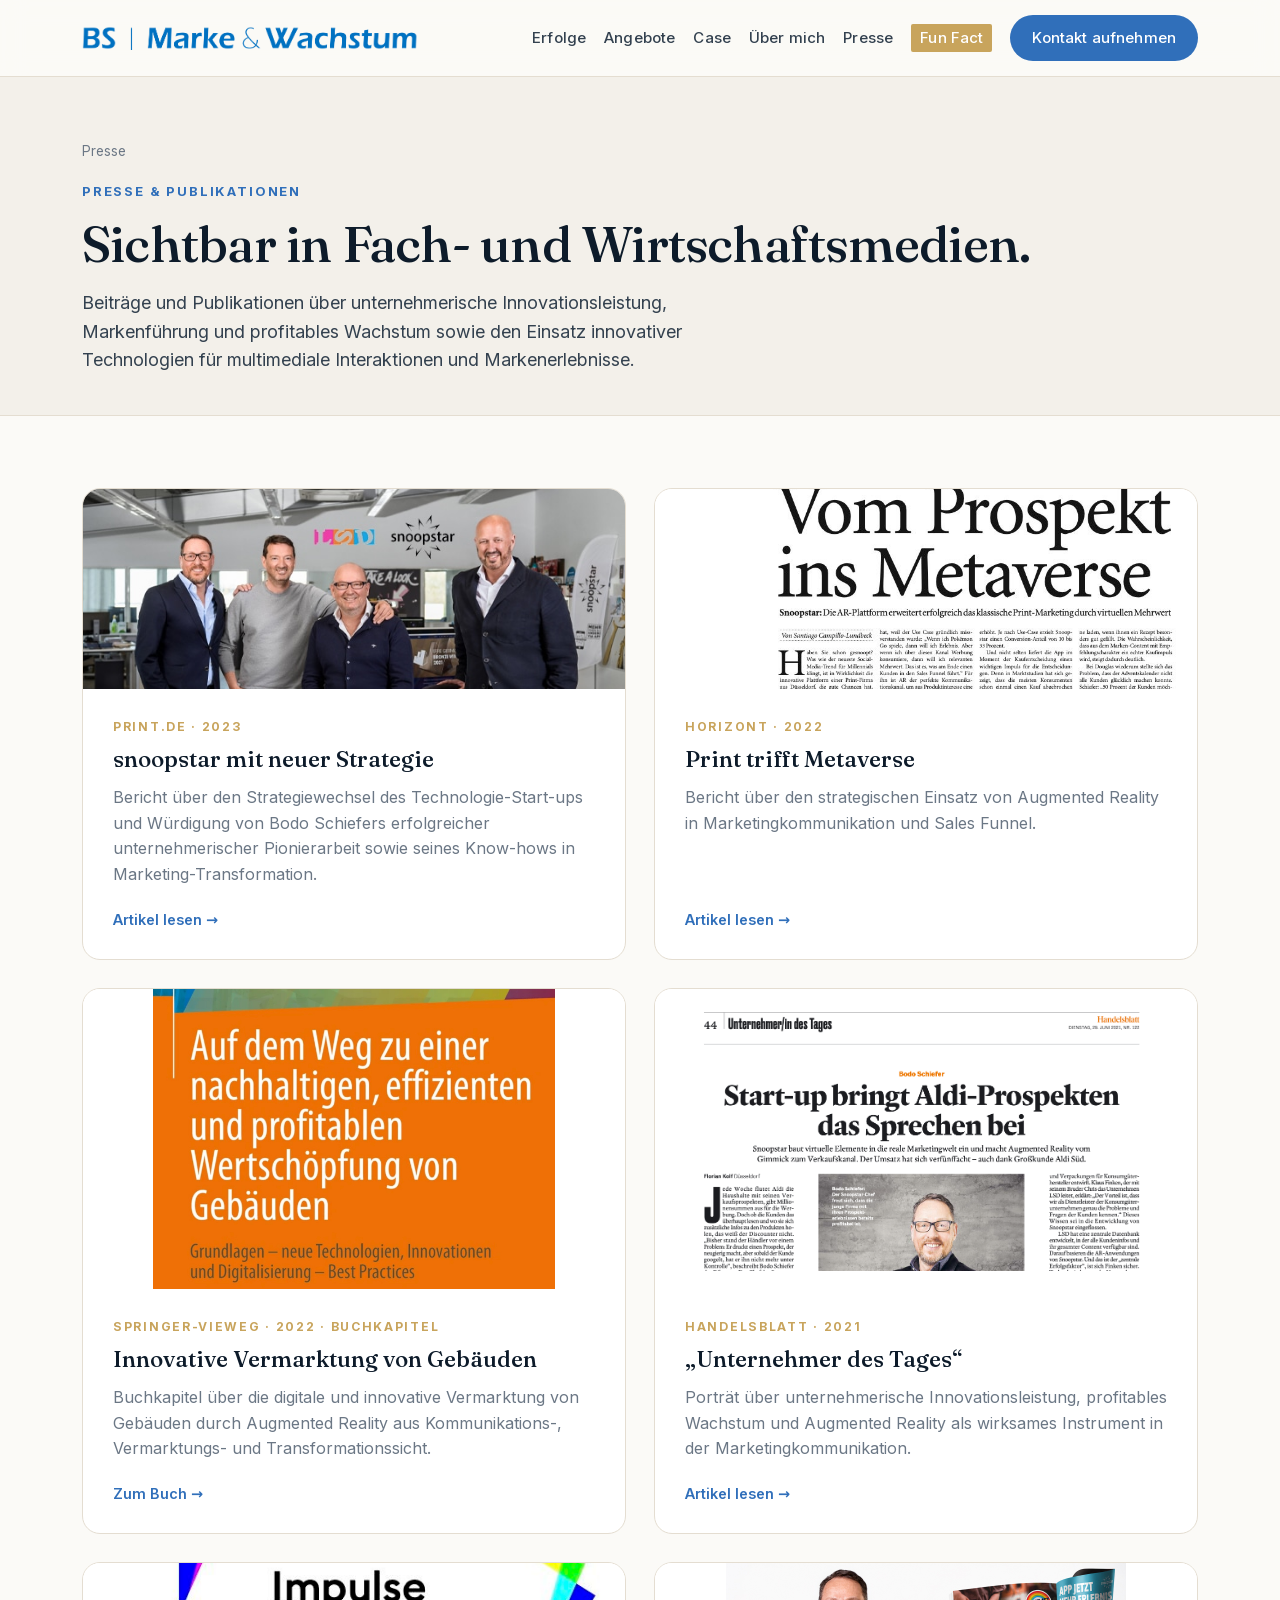
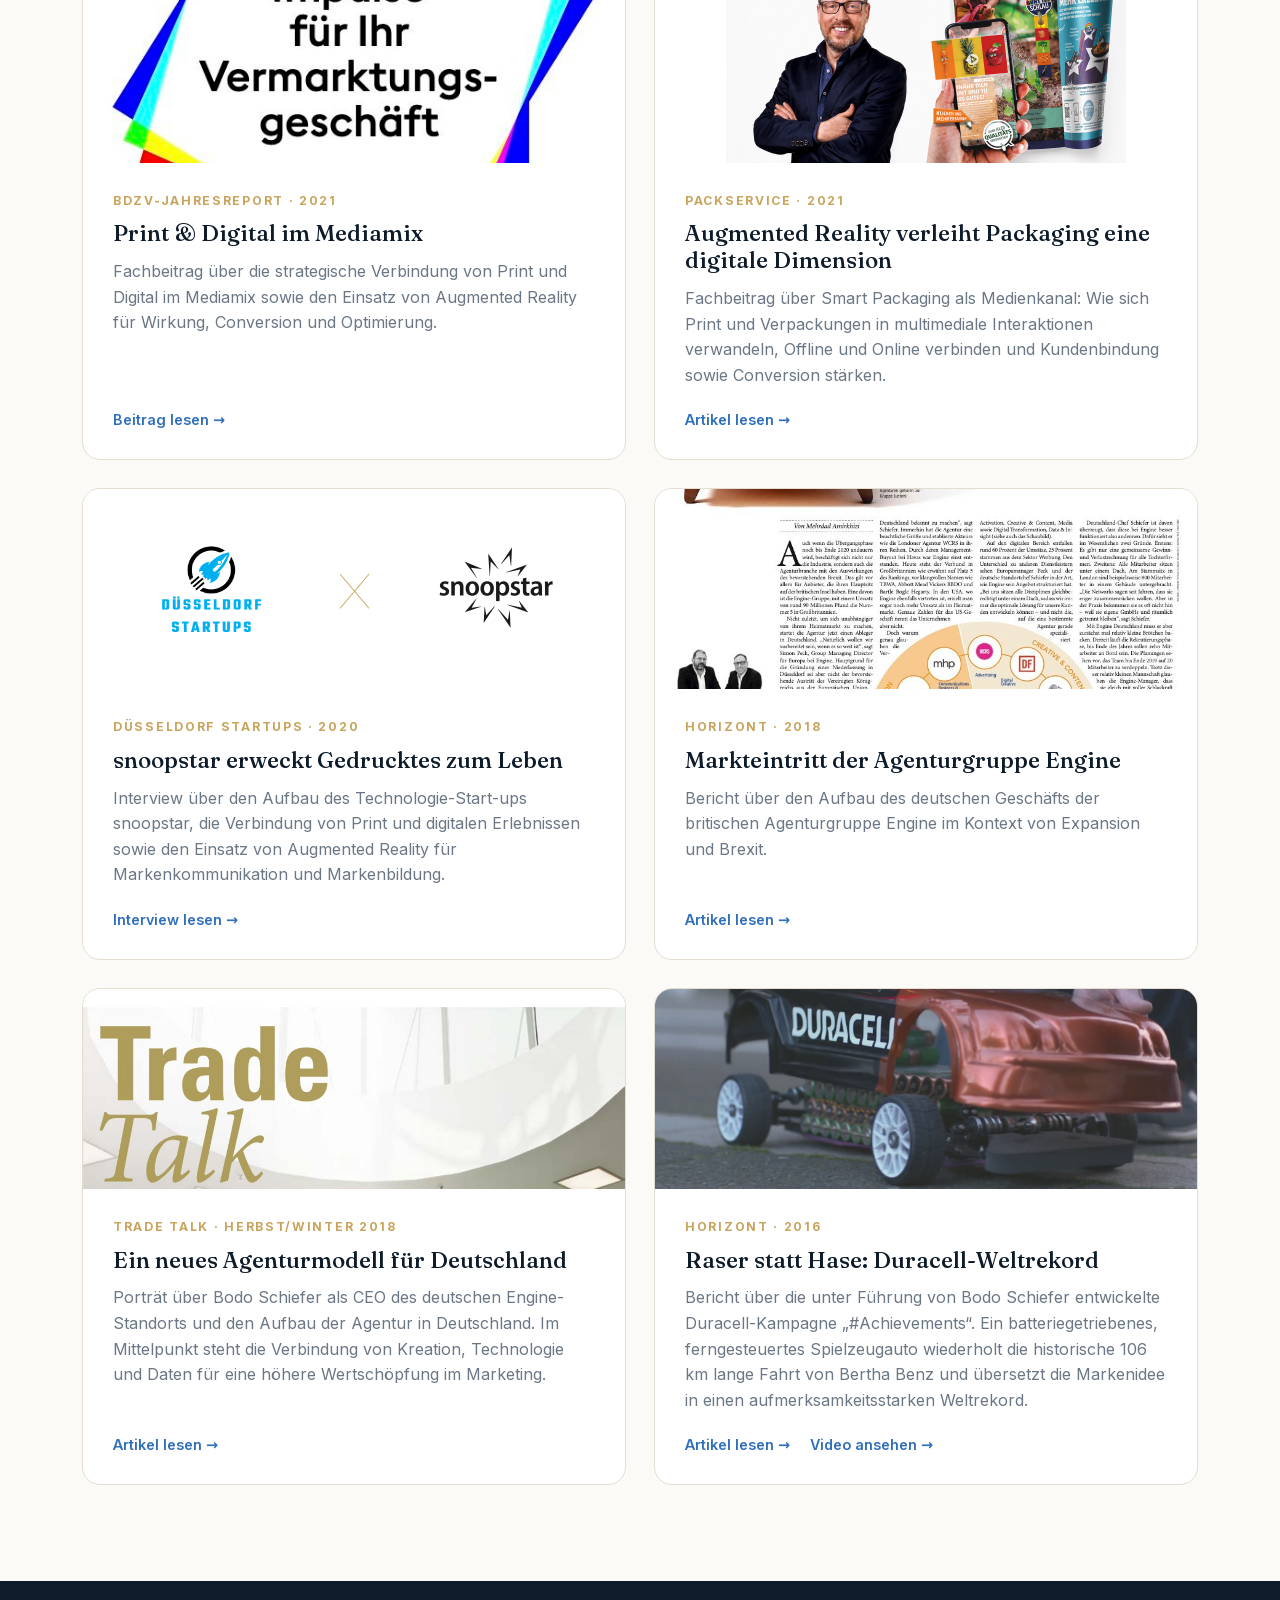
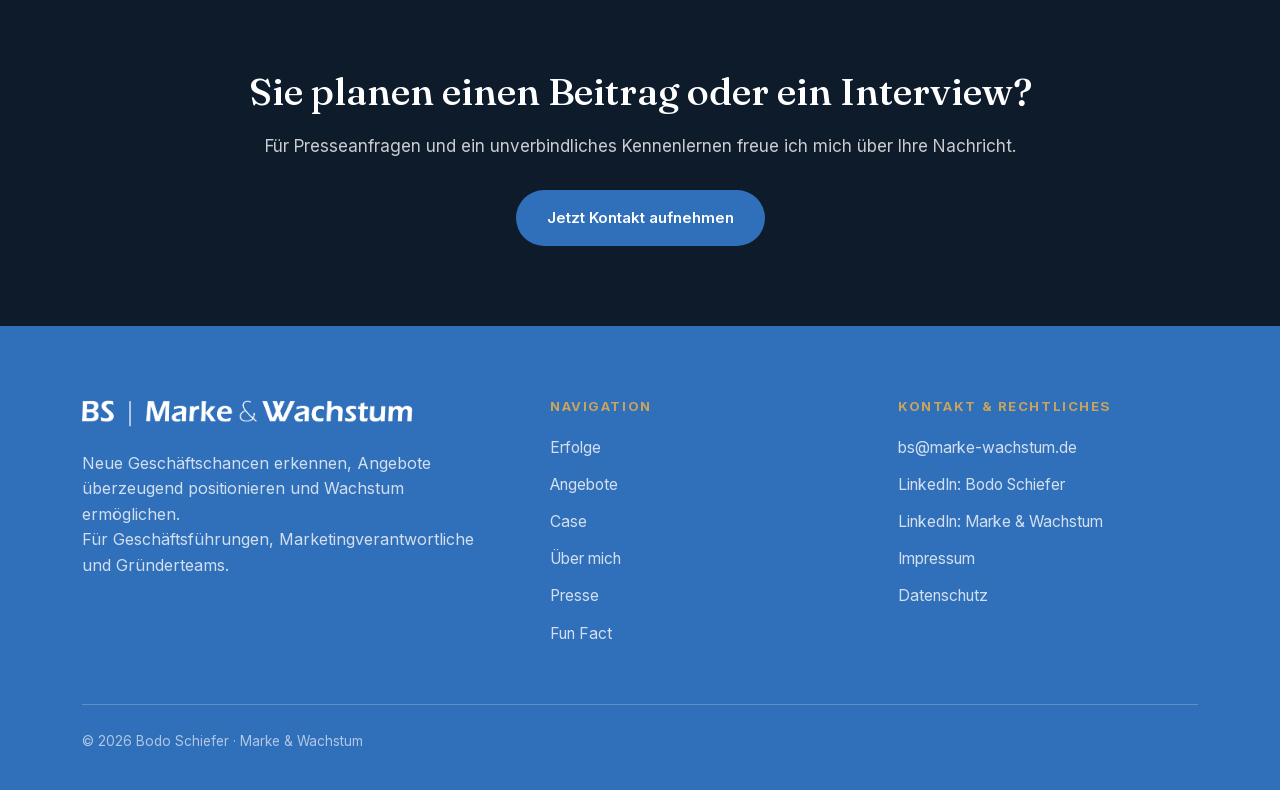
<file: presse/index.html>
<!DOCTYPE html>
<html lang="de">
<head>
<meta charset="UTF-8">
<meta name="viewport" content="width=device-width, initial-scale=1.0">
<title>Presse &amp; Publikationen — Bodo Schiefer | Marke &amp; Wachstum</title>
<meta name="description" content="Presse und Publikationen von Bodo Schiefer: Handelsblatt, HORIZONT, BDZV und Springer-Vieweg über Markenführung, Marketingkommunikation und Augmented Reality.">
<link rel="canonical" href="https://marke-wachstum.de/presse/">
<meta name="robots" content="index,follow">
<meta name="theme-color" content="#306FBA">
<meta property="og:title" content="Presse &amp; Publikationen — Bodo Schiefer">
<meta property="og:description" content="Sichtbar in Fach- und Wirtschaftsmedien: Handelsblatt, HORIZONT, BDZV, Springer-Vieweg.">
<meta property="og:type" content="website">
<meta property="og:url" content="https://marke-wachstum.de/presse/">
<meta property="og:image" content="https://marke-wachstum.de/images/presse-handelsblatt-2021.jpg">
<link rel="icon" type="image/png" href="../images/BS-Logo%20Thumbnail.png">
<link rel="stylesheet" href="../fonts.css">
<link rel="stylesheet" href="../styles.css?v=20261113-mobile-presse">
<!-- Privacy-friendly analytics by Plausible -->
<script async src="https://plausible.io/js/pa-cKJ-xsrjv71Css20RReg3.js"></script>
<script>
  window.plausible=window.plausible||function(){(plausible.q=plausible.q||[]).push(arguments)},plausible.init=plausible.init||function(i){plausible.o=i||{}};
  plausible.init()
</script>
<script type="application/ld+json">
{
  "@context":"https://schema.org",
  "@type":"CollectionPage",
  "name":"Presse & Publikationen — Bodo Schiefer",
  "url":"https://marke-wachstum.de/presse/",
  "about":"Pressebeiträge und Publikationen über Bodo Schiefer (Marke & Wachstum)",
  "hasPart":[
    {"@type":"NewsArticle","headline":"snoopstar mit neuer Strategie und Führungsspitze","datePublished":"2023-01-19","publisher":{"@type":"Organization","name":"PRINT.de"},"url":"https://www.print.de/allgemein/snoopstar-gmbh-mit-neuer-strategie-und-fuehrungsspitze/"},
    {"@type":"NewsArticle","headline":"So macht sich Print mit AR fit fürs Metaverse","datePublished":"2022","publisher":{"@type":"Organization","name":"HORIZONT"},"url":"https://www.horizont.net/marketing/nachrichten/snoopstar-so-macht-sich-print-mit-ar-fit-fuers-metaverse-197190"},
    {"@type":"Chapter","name":"Digitale Vermarktung von Gebäuden durch Augmented Reality","datePublished":"2022","publisher":{"@type":"Organization","name":"Springer-Vieweg"}},
    {"@type":"NewsArticle","headline":"Augmented Reality: Das Start-up Snoopstar bringt Aldi-Prospekten das Sprechen bei","datePublished":"2021","publisher":{"@type":"Organization","name":"Handelsblatt"},"url":"https://www.handelsblatt.com/unternehmen/handel-konsumgueter/augmented-reality-das-start-up-snoopstar-bringt-aldi-prospekten-das-sprechen-bei/27359276.html"},
    {"@type":"Article","headline":"BDZV-Vermarktungsreport — Print und Digital im Mediamix","datePublished":"2021","publisher":{"@type":"Organization","name":"BDZV"}},
    {"@type":"NewsArticle","headline":"Augmented Reality verleiht Print & Packaging eine neue Dimension","datePublished":"2021-12-09","publisher":{"@type":"Organization","name":"Packservice"},"url":"https://www.packservice.com/verpackungsnews/augmented-reality-snoopstar/"},
    {"@type":"Interview","headline":"snoopstar – erweckt Drucke zum Leben","datePublished":"2020-12-06","publisher":{"@type":"Organization","name":"DÜSSELDORF STARTUPS"},"url":"https://www.duesseldorf-startups.de/snoopstar-erweckt-drucke-zum-leben/"},
    {"@type":"NewsArticle","headline":"Britische Agenturgruppe Engine kommt nach Deutschland","datePublished":"2018","publisher":{"@type":"Organization","name":"HORIZONT"},"url":"https://www.horizont.net/agenturen/nachrichten/Expansion-Britische-Agenturgruppe-Engine-kommt-nach-Deutschland-167503"},
    {"@type":"Article","headline":"Ein neues Agenturmodell für Deutschland","datePublished":"2018","publisher":{"@type":"Organization","name":"TradeTalk"},"url":"https://marke-wachstum.de/presse/TradeTalk%20Herbst%202018_Engine_Auszug.pdf"},
    {"@type":"NewsArticle","headline":"So feiert Duracell die historische Fahrt von Berta Benz","datePublished":"2016-04-21","publisher":{"@type":"Organization","name":"HORIZONT"},"url":"https://www.horizont.net/marketing/nachrichten/Raser-statt-Hase-So-feiert-Duracell-die-historische-Fahrt-von-Berta-Benz-139928"}
  ]
}
</script>
</head>
<body>
<a class="skip" href="#main">Zum Inhalt springen</a>

<header>
  <div class="wrap nav">
    <a href="../" aria-label="Zur Startseite">
      <img src="../images/Logo%20BS%20Marke%20und%20Wachstum%20blau.png?v=20260728-2" alt="Bodo Schiefer — Marke & Wachstum">
    </a>
    <nav class="nav-links" id="navlinks" aria-label="Hauptnavigation">
      <a href="../#erfolge">Erfolge</a>
      <a href="../#leistungen">Angebote</a>
      <a href="../#digitale-wachstumsarbeit">Case</a>
      <a href="../#ueber-mich">Über mich</a>
      <a href="../presse/">Presse</a>
      <a href="../fun-fact/" class="nav-fun">Fun Fact</a>
      <a href="mailto:bs@marke-wachstum.de" class="nav-cta">Kontakt aufnehmen</a>
    </nav>
    <button class="menu-btn" id="menuBtn" type="button" aria-label="Menü öffnen" aria-controls="navlinks" aria-expanded="false">☰</button>
  </div>
</header>

<section class="page-hero">
  <div class="wrap">
    <div class="crumbs">Presse</div>
    <span class="kicker">Presse &amp; Publikationen</span>
    <h1>Sichtbar in Fach- und Wirtschaftsmedien.</h1>
    <p>Beiträge und Publikationen über unternehmerische Innovationsleistung, Markenführung und profitables Wachstum sowie den Einsatz innovativer Technologien für multimediale Interaktionen und Markenerlebnisse.</p>
  </div>
</section>

<main id="main" class="content">
  <div class="wrap">
    <div class="press-grid">

      <article class="parsed-card">
        <div class="ph printde-group"><img src="../images/presse-printde-2023.jpg" alt="Bodo Schiefer, Chris Finken, Klaus Finken und Thilo Reichert bei snoopstar" loading="lazy"></div>
        <div class="body">
          <div class="meta">PRINT.DE · 2023</div>
          <h3>snoopstar mit neuer Strategie</h3>
          <p>Bericht über den Strategiewechsel des Technologie-Start-ups und Würdigung von Bodo Schiefers erfolgreicher unternehmerischer Pionierarbeit sowie seines Know-hows in Marketing-Transformation.</p>
          <a class="more" href="https://www.print.de/allgemein/snoopstar-gmbh-mit-neuer-strategie-und-fuehrungsspitze/" target="_blank" rel="noopener">Artikel lesen →</a>
        </div>
      </article>

      <article class="parsed-card">
        <div class="ph"><img src="../images/presse-horizont-2022.jpg" alt="HORIZONT-Beitrag 2022" loading="lazy"></div>
        <div class="body">
          <div class="meta">HORIZONT · 2022</div>
          <h3>Print trifft Metaverse</h3>
          <p>Bericht über den strategischen Einsatz von Augmented Reality in Marketingkommunikation und Sales Funnel.</p>
          <a class="more" href="https://www.horizont.net/marketing/nachrichten/snoopstar-so-macht-sich-print-mit-ar-fit-fuers-metaverse-197190" target="_blank" rel="noopener">Artikel lesen →</a>
        </div>
      </article>

      <article class="parsed-card">
        <div class="ph springer-cover"><img src="../images/presse-springer-vieweg-buchtitel.jpg" alt="Springer-Vieweg Buchkapitel" loading="lazy"></div>
        <div class="body">
          <div class="meta">Springer-Vieweg · 2022 · Buchkapitel</div>
          <h3>Innovative Vermarktung von Gebäuden</h3>
          <p>Buchkapitel über die digitale und innovative Vermarktung von Gebäuden durch Augmented Reality aus Kommunikations-, Vermarktungs- und Transformationssicht.</p>
          <a class="more" href="https://link.springer.com/chapter/10.1007/978-3-658-34962-2_28" target="_blank" rel="noopener">Zum Buch →</a>
        </div>
      </article>

      <article class="parsed-card">
        <div class="ph handelsblatt-proof"><img src="../images/presse-handelsblatt-2021-unternehmer-des-tages.png" alt="Handelsblatt-Seite Unternehmer/in des Tages mit Bodo Schiefer" loading="lazy"></div>
        <div class="body">
          <div class="meta">Handelsblatt · 2021</div>
          <h3>„Unternehmer des Tages“</h3>
          <p>Porträt über unternehmerische Innovationsleistung, profitables Wachstum und Augmented Reality als wirksames Instrument in der Marketingkommunikation.</p>
          <a class="more" href="https://www.handelsblatt.com/unternehmen/handel-konsumgueter/augmented-reality-das-start-up-snoopstar-bringt-aldi-prospekten-das-sprechen-bei/27359276.html" target="_blank" rel="noopener">Artikel lesen →</a>
        </div>
      </article>

      <article class="parsed-card">
        <div class="ph"><img src="../images/presse-bdzv-jahresreport.jpg" alt="BDZV-Jahresreport" loading="lazy"></div>
        <div class="body">
          <div class="meta">BDZV-Jahresreport · 2021</div>
          <h3>Print &amp; Digital im Mediamix</h3>
          <p>Fachbeitrag über die strategische Verbindung von Print und Digital im Mediamix sowie den Einsatz von Augmented Reality für Wirkung, Conversion und Optimierung.</p>
          <a class="more" href="bdzv-jahresreport/">Beitrag lesen →</a>
        </div>
      </article>

      <article class="parsed-card">
        <div class="ph packservice-composite"><img src="../images/presse-packservice-2021.jpg" alt="Bodo Schiefer und Smart-Packaging-Anwendung von snoopstar" loading="lazy"></div>
        <div class="body">
          <div class="meta">PACKSERVICE · 2021</div>
          <h3>Augmented Reality verleiht Packaging eine digitale Dimension</h3>
          <p>Fachbeitrag über Smart Packaging als Medienkanal: Wie sich Print und Verpackungen in multimediale Interaktionen verwandeln, Offline und Online verbinden und Kundenbindung sowie Conversion stärken.</p>
          <a class="more" href="https://www.packservice.com/verpackungsnews/augmented-reality-snoopstar/" target="_blank" rel="noopener">Artikel lesen →</a>
        </div>
      </article>

      <article class="parsed-card">
        <div class="ph startup-logos">
          <img src="../images/Logo%20Duesseldorf%20Startups.png" alt="Düsseldorf Startups" loading="lazy">
          <span class="logo-x" aria-hidden="true">×</span>
          <img class="snoopstar-logo" src="../images/Logo%20snoopstar%20f%C3%BCr%20Kundenzitat%202.png" alt="snoopstar" loading="lazy">
        </div>
        <div class="body">
          <div class="meta">DÜSSELDORF STARTUPS · 2020</div>
          <h3>snoopstar erweckt Gedrucktes zum Leben</h3>
          <p>Interview über den Aufbau des Technologie-Start-ups snoopstar, die Verbindung von Print und digitalen Erlebnissen sowie den Einsatz von Augmented Reality für Markenkommunikation und Markenbildung.</p>
          <a class="more" href="https://www.duesseldorf-startups.de/snoopstar-erweckt-drucke-zum-leben/" target="_blank" rel="noopener">Interview lesen →</a>
        </div>
      </article>

      <article class="parsed-card">
        <div class="ph"><img src="../images/presse-horizont-2018.jpg" alt="HORIZONT-Beitrag 2018" loading="lazy"></div>
        <div class="body">
          <div class="meta">HORIZONT · 2018</div>
          <h3>Markteintritt der Agenturgruppe Engine</h3>
          <p>Bericht über den Aufbau des deutschen Geschäfts der britischen Agenturgruppe Engine im Kontext von Expansion und Brexit.</p>
          <a class="more" href="https://www.horizont.net/agenturen/nachrichten/Expansion-Britische-Agenturgruppe-Engine-kommt-nach-Deutschland-167503" target="_blank" rel="noopener">Artikel lesen →</a>
        </div>
      </article>

      <article class="parsed-card">
        <div class="ph tradetalk-cover"><img src="../images/presse-tradetalk-2018.jpg" alt="TradeTalk – Das Wirtschaftsclub Magazin, Herbst/Winter 2018/2019" loading="lazy"></div>
        <div class="body">
          <div class="meta">Trade Talk · Herbst/Winter 2018</div>
          <h3>Ein neues Agenturmodell für Deutschland</h3>
          <p>Porträt über Bodo Schiefer als CEO des deutschen Engine-Standorts und den Aufbau der Agentur in Deutschland. Im Mittelpunkt steht die Verbindung von Kreation, Technologie und Daten für eine höhere Wertschöpfung im Marketing.</p>
          <a class="more" href="trade-talk-2018/">Artikel lesen →</a>
        </div>
      </article>

      <article class="parsed-card">
        <div class="ph"><img src="../images/presse-horizont-duracell-achievements-2016.jpg" alt="Batteriebetriebenes Duracell-Modellauto der Kampagne #Achievements" loading="lazy"></div>
        <div class="body">
          <div class="meta">HORIZONT · 2016</div>
          <h3>Raser statt Hase: Duracell-Weltrekord</h3>
          <p>Bericht über die unter Führung von Bodo Schiefer entwickelte Duracell-Kampagne „#Achievements“. Ein batteriegetriebenes, ferngesteuertes Spielzeugauto wiederholt die historische 106 km lange Fahrt von Bertha Benz und übersetzt die Markenidee in einen aufmerksamkeitsstarken Weltrekord.</p>
          <div class="more-links">
            <a class="more" href="https://www.horizont.net/marketing/nachrichten/Raser-statt-Hase-So-feiert-Duracell-die-historische-Fahrt-von-Berta-Benz-139928" target="_blank" rel="noopener">Artikel lesen →</a>
            <a class="more" href="https://www.youtube.com/watch?v=I2Cwkun3PKU" target="_blank" rel="noopener">Video ansehen →</a>
          </div>
        </div>
      </article>

    </div>
  </div>
</main>

<section class="cta-strip">
  <div class="wrap">
    <h2>Sie planen einen Beitrag oder ein Interview?</h2>
    <p>Für Presseanfragen und ein unverbindliches Kennenlernen freue ich mich über Ihre Nachricht.</p>
    <a href="mailto:bs@marke-wachstum.de" class="btn press-booking">Jetzt Kontakt aufnehmen</a>
  </div>
</section>

<footer id="kontakt">
  <div class="wrap">
    <div class="foot-top">
      <div class="foot-brand">
        <img src="../images/Logo%20BS%20Marke%20und%20Wachstum%20wei%C3%9F.png?v=20260728-2" alt="Bodo Schiefer — Marke & Wachstum">
          <p>Neue Geschäftschancen erkennen, Angebote überzeugend positionieren und Wachstum ermöglichen.<br>Für Geschäftsführungen, Marketingverantwortliche und Gründerteams.</p>
      </div>
      <div class="foot-col">
        <h5>Navigation</h5>
        <a href="../#erfolge">Erfolge</a>
        <a href="../#leistungen">Angebote</a>
        <a href="../#digitale-wachstumsarbeit">Case</a>
        <a href="../#ueber-mich">Über mich</a>
        <a href="../presse/">Presse</a>
        <a href="../fun-fact/">Fun Fact</a>
      </div>
      <div class="foot-col">
        <h5>Kontakt &amp; Rechtliches</h5>
        <a href="mailto:bs@marke-wachstum.de">bs@marke-wachstum.de</a>
        <a href="https://www.linkedin.com/in/bodoschiefer/" target="_blank" rel="noopener">LinkedIn: Bodo Schiefer</a>
        <a href="https://www.linkedin.com/company/bodo-schiefer-marke-wachstum/" target="_blank" rel="noopener">LinkedIn: Marke &amp; Wachstum</a>
        <a href="../impressum/">Impressum</a>
        <a href="../datenschutz/">Datenschutz</a>
      </div>
    </div>
    <div class="foot-bottom">
      <span>© <span id="yr"></span> Bodo Schiefer · Marke &amp; Wachstum</span>
    </div>
  </div>
</footer>

<script>
  document.getElementById('yr').textContent=new Date().getFullYear();
  var mb=document.getElementById('menuBtn'),nl=document.getElementById('navlinks');
  function setMenu(open){nl.classList.toggle('open',open);mb.setAttribute('aria-expanded',String(open));mb.setAttribute('aria-label',open?'Menü schließen':'Menü öffnen');}
  mb.addEventListener('click',function(){setMenu(!nl.classList.contains('open'))});
  nl.addEventListener('click',function(e){if(e.target.tagName==='A')setMenu(false)});
  document.addEventListener('click',function(e){
    if(window.matchMedia('(max-width: 760px)').matches&&nl.classList.contains('open')&&!nl.contains(e.target)&&!mb.contains(e.target))setMenu(false);
  });
</script>
</body>
</html>
</file>
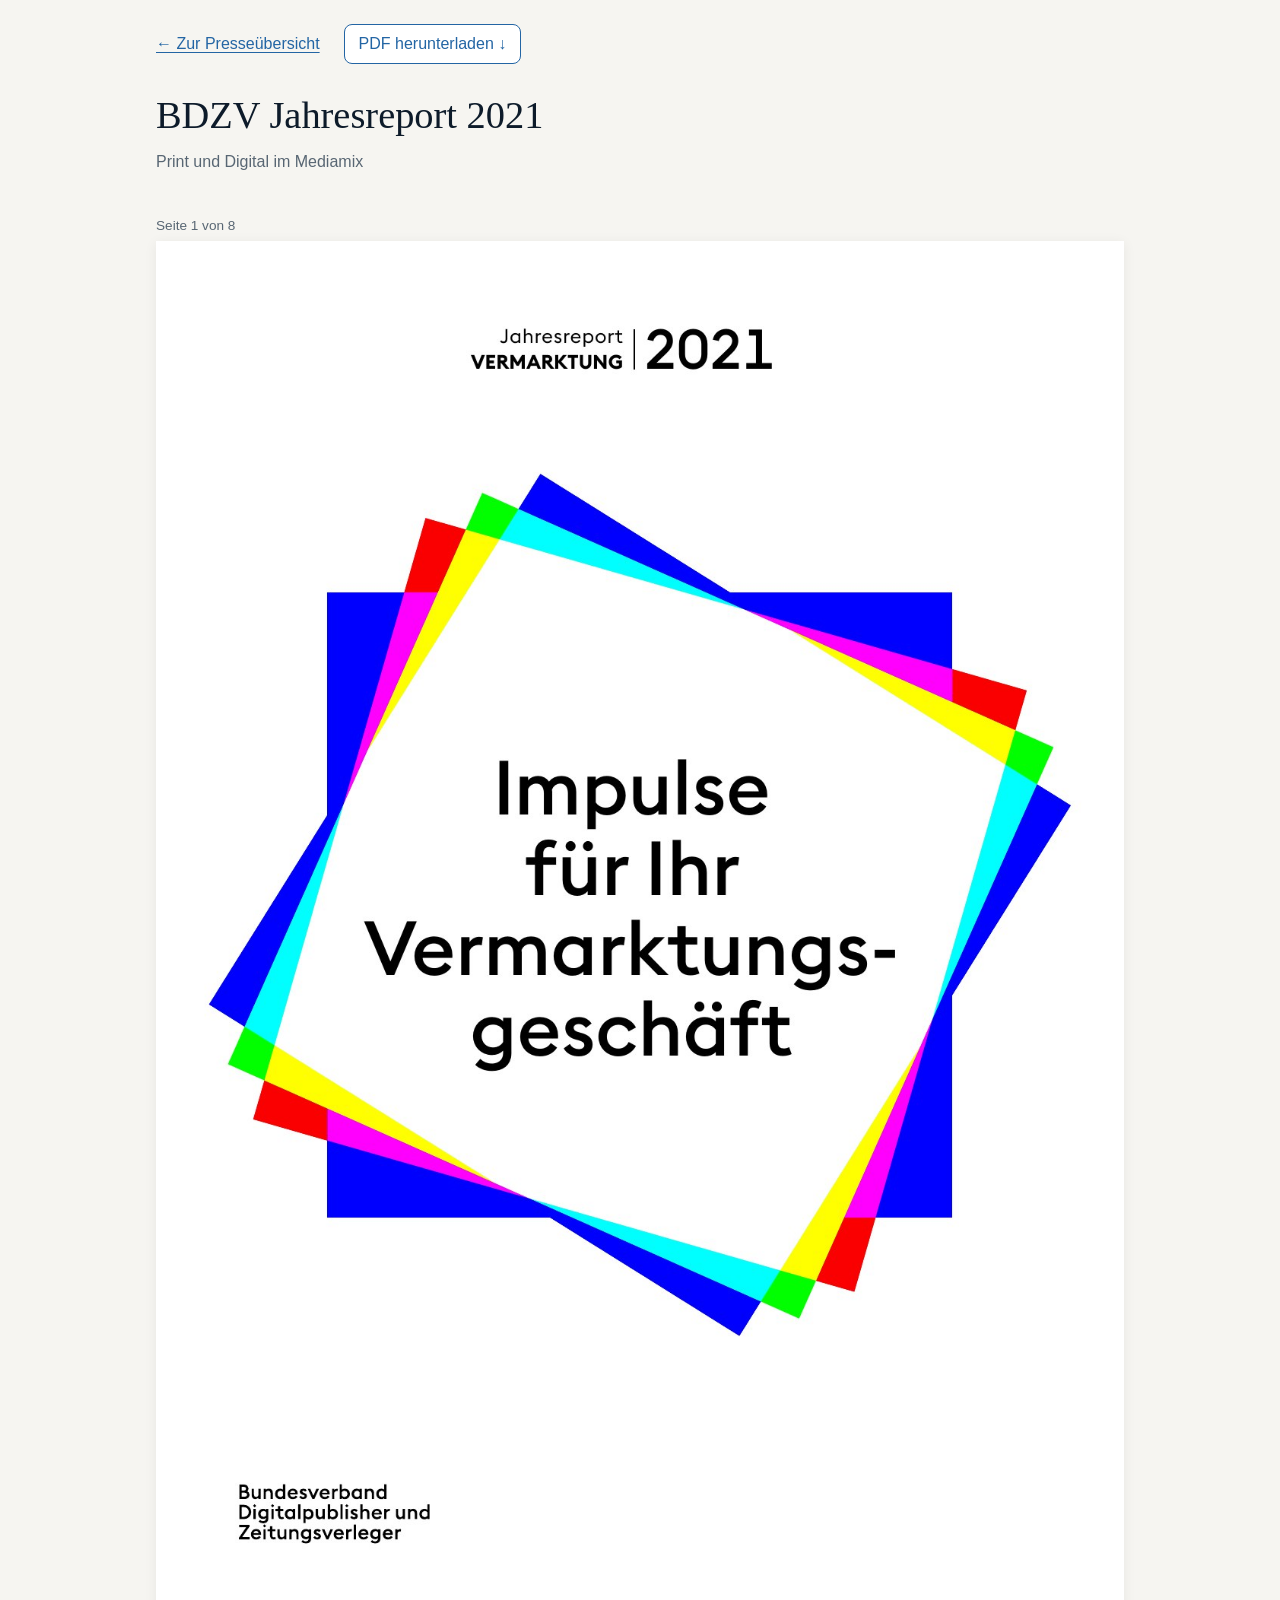
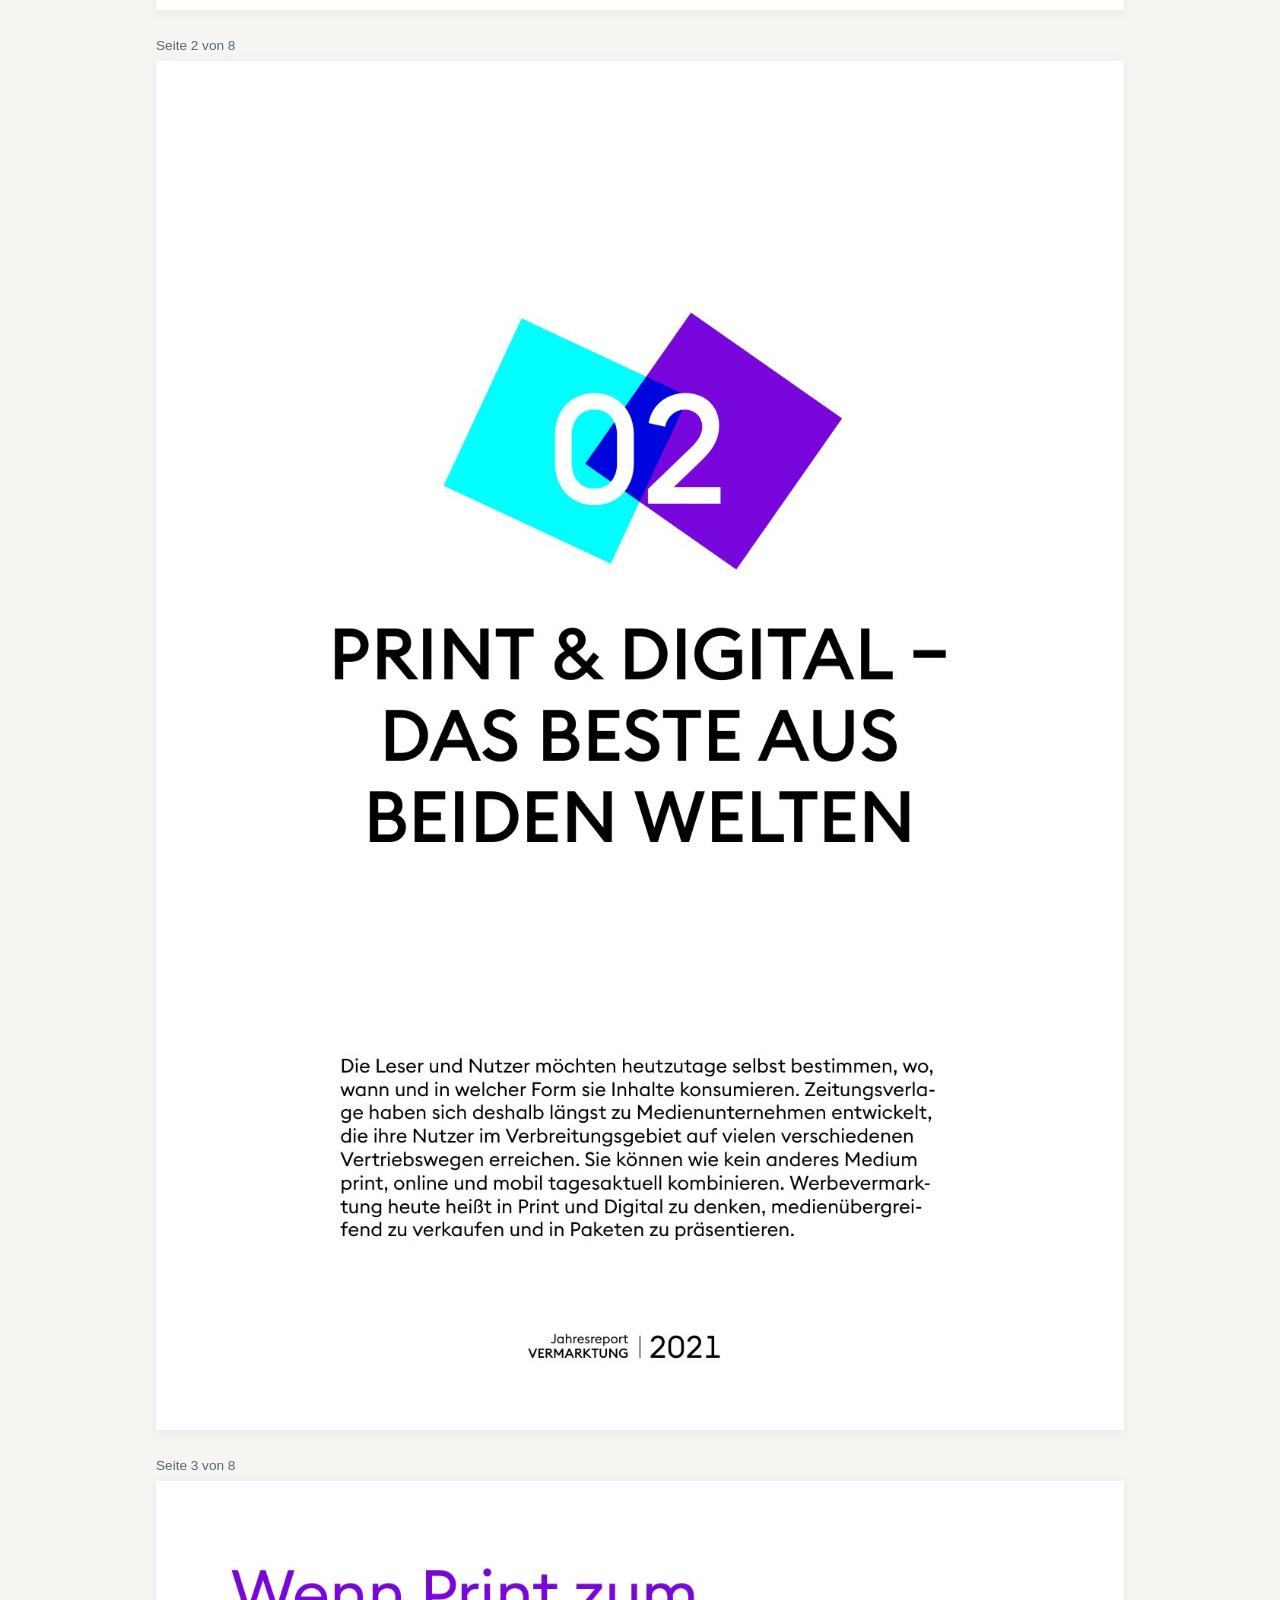
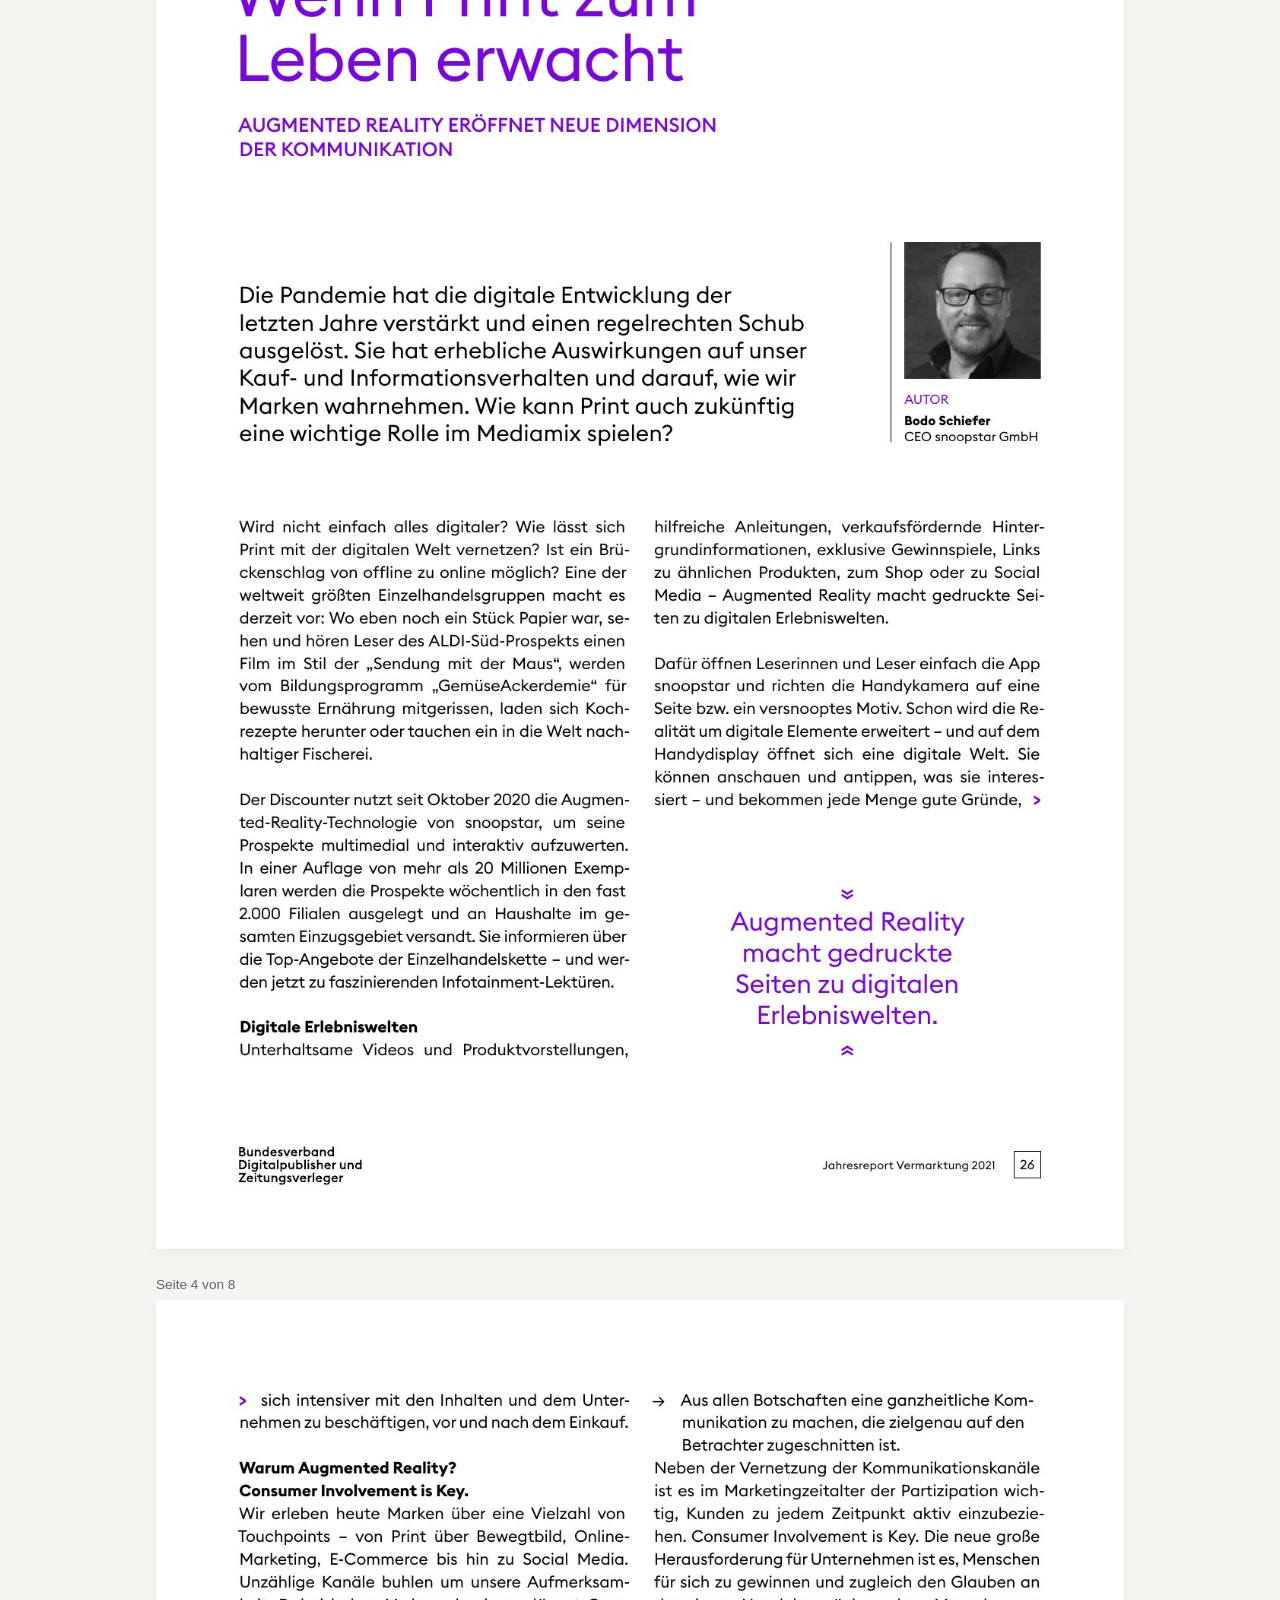
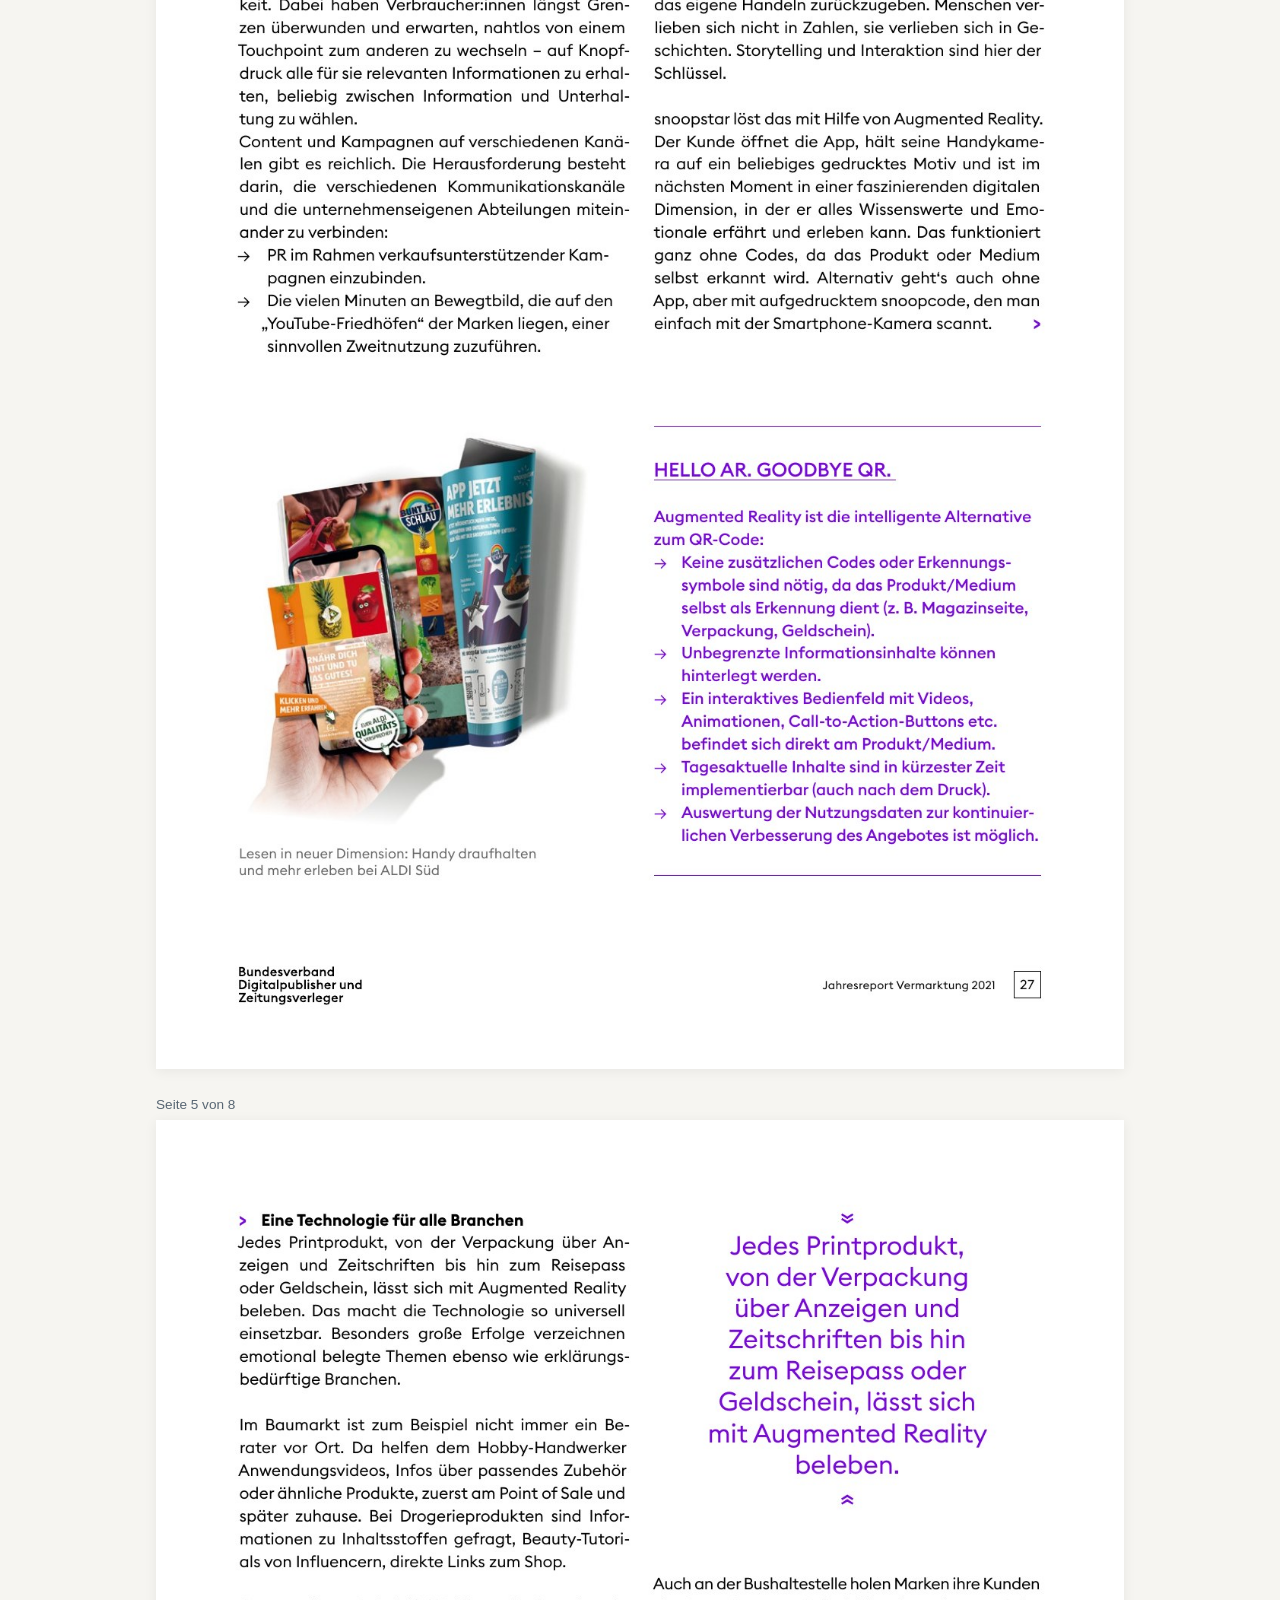
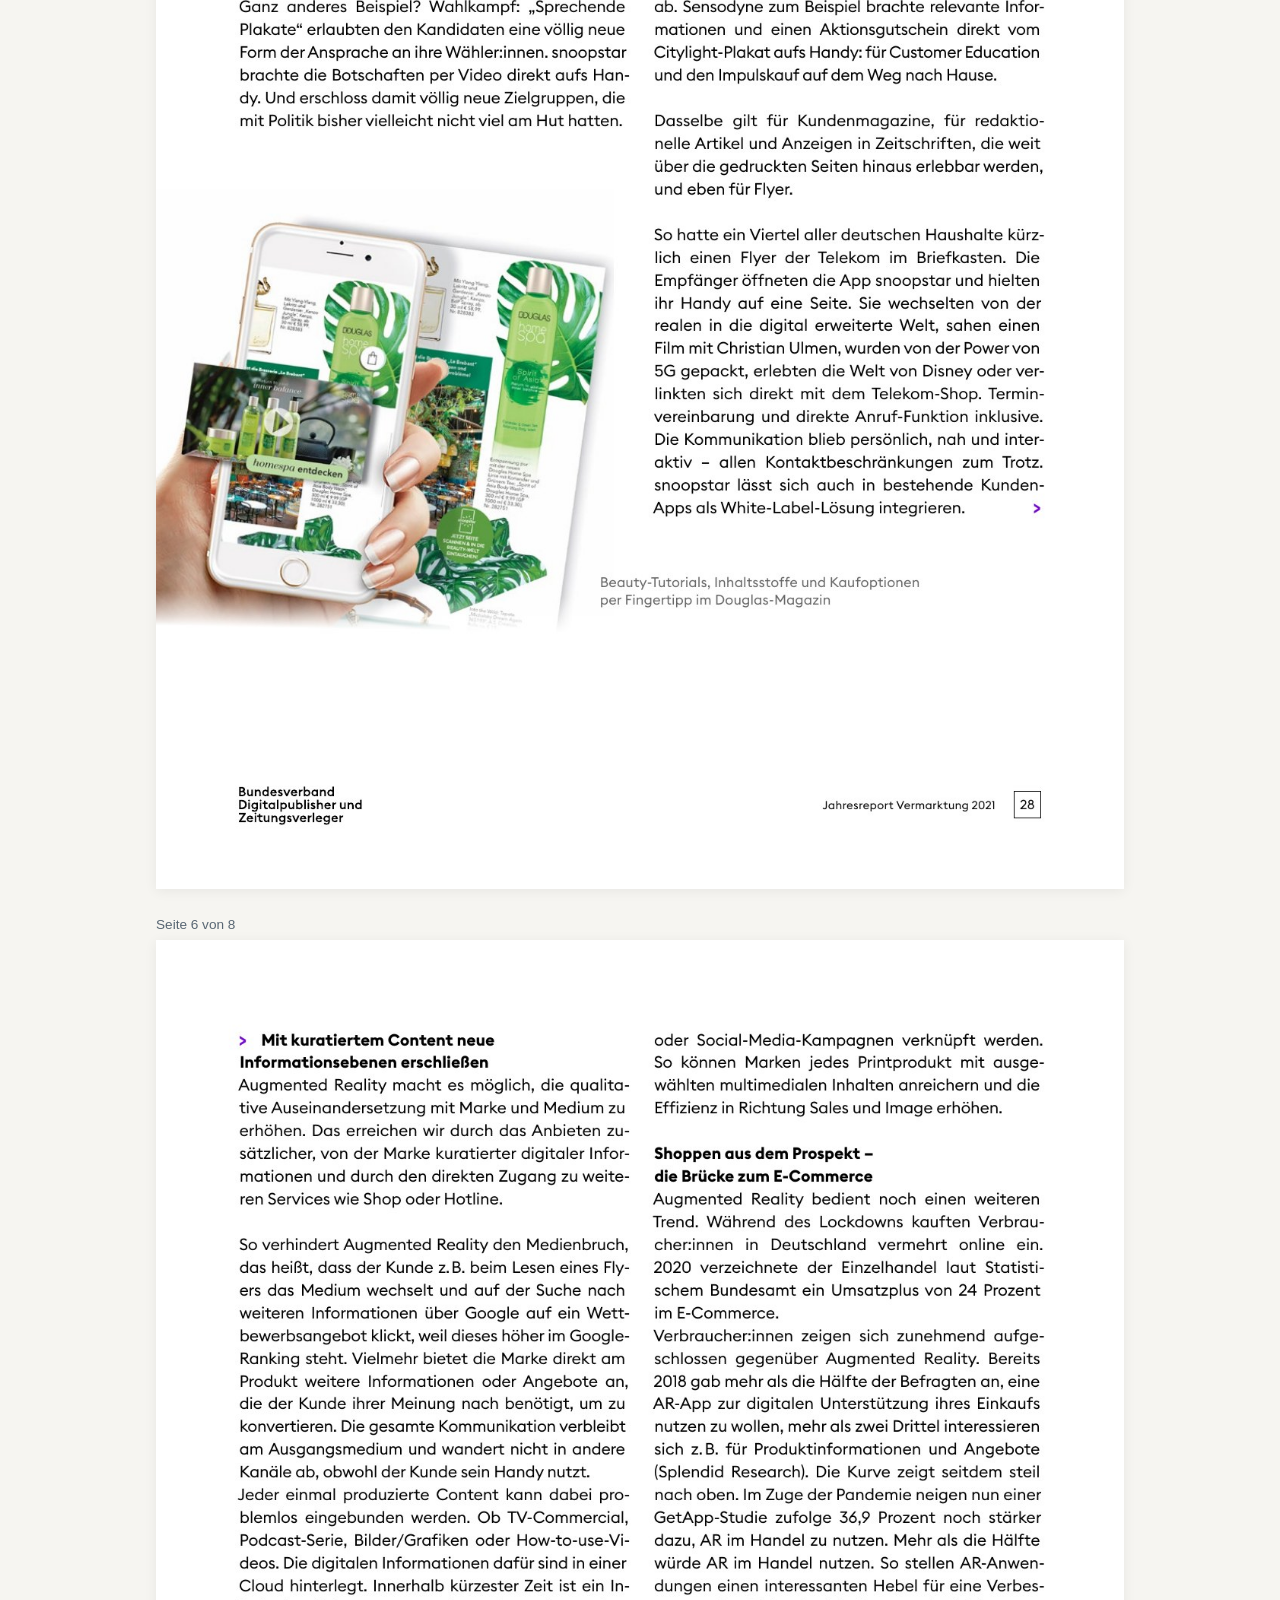
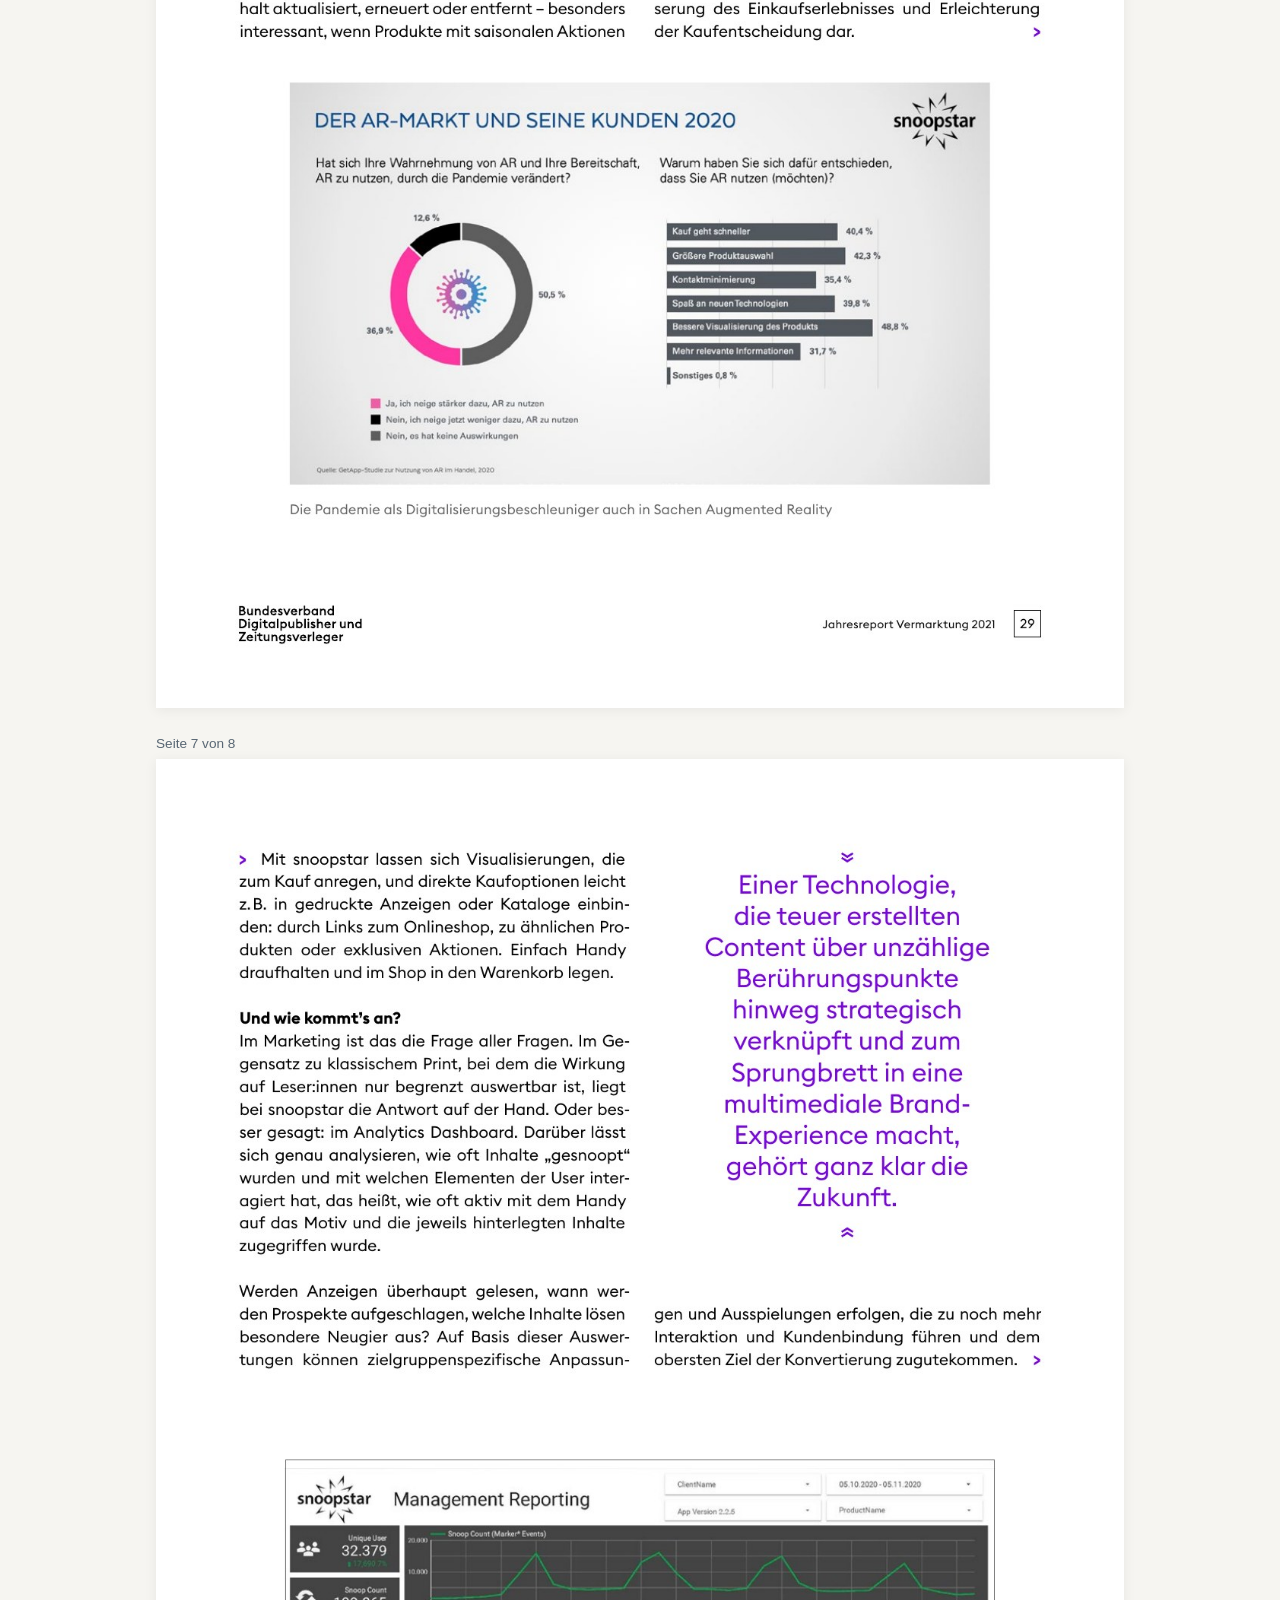
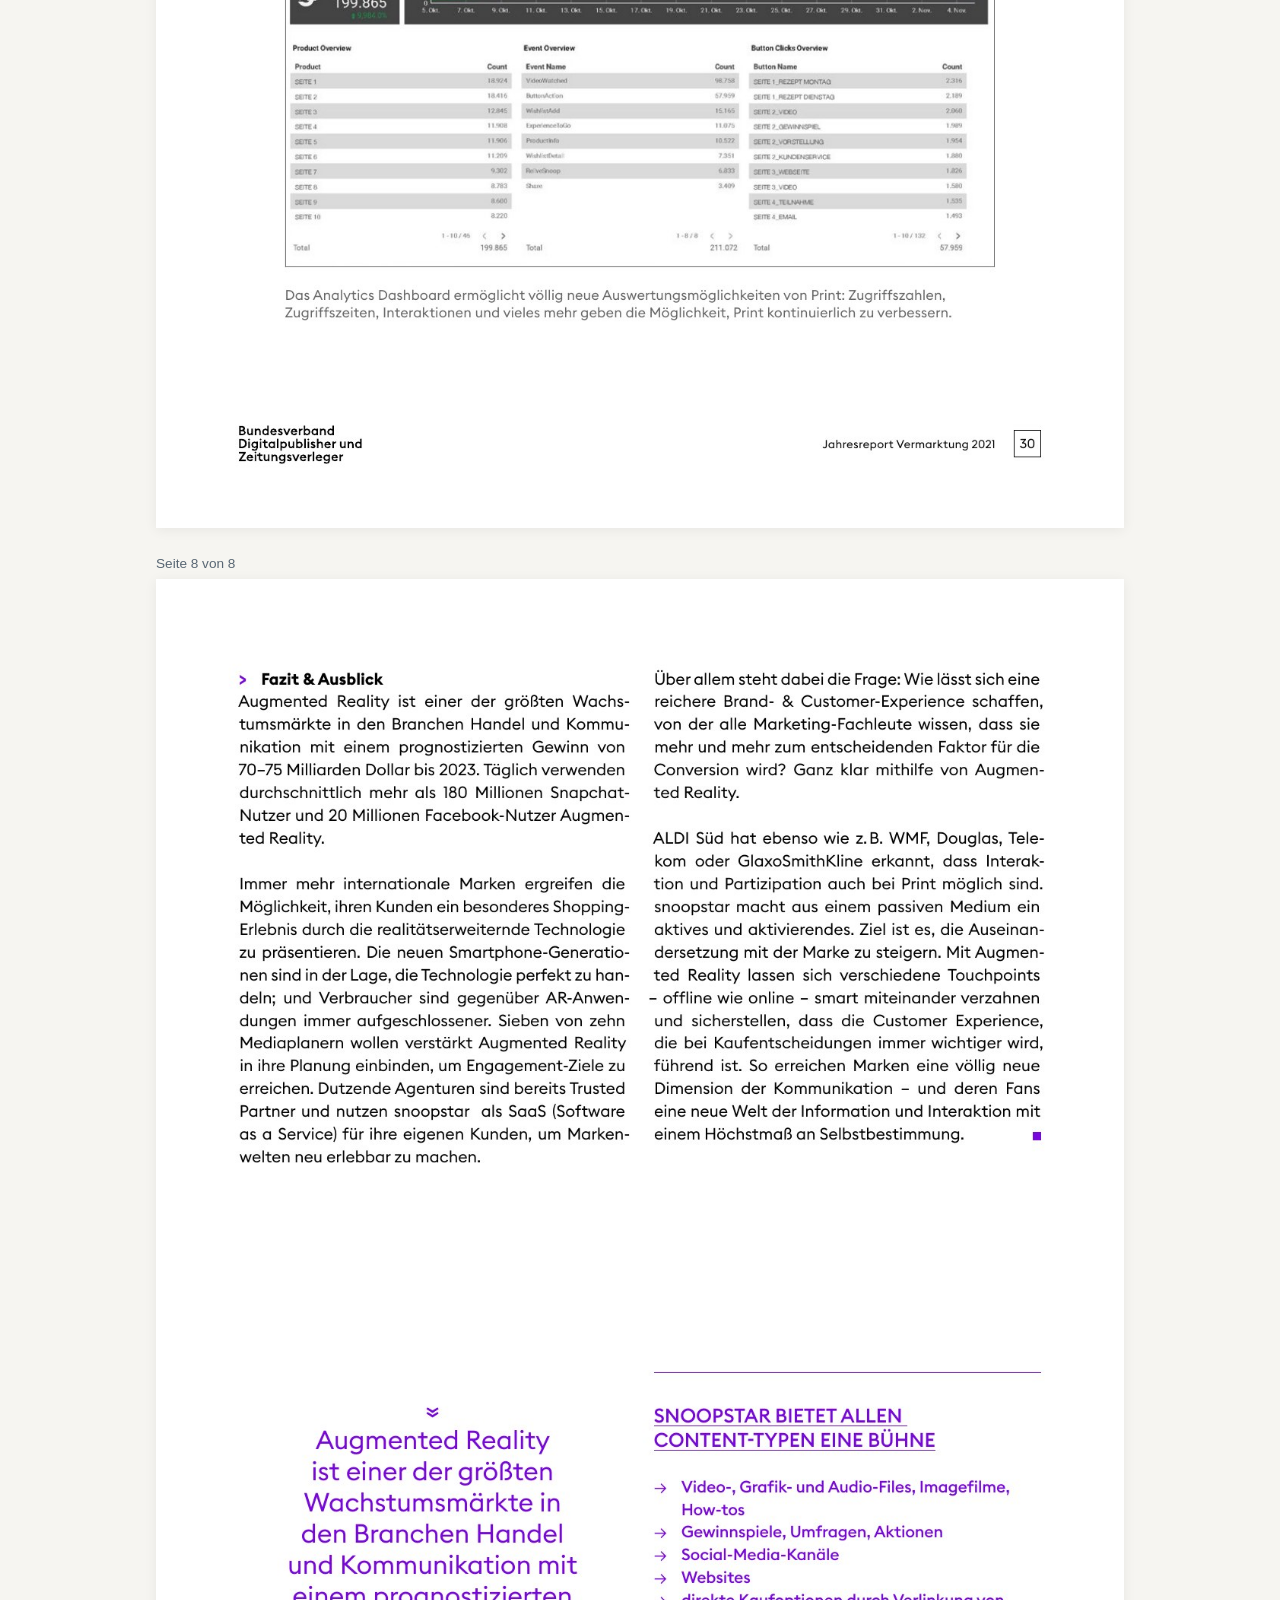
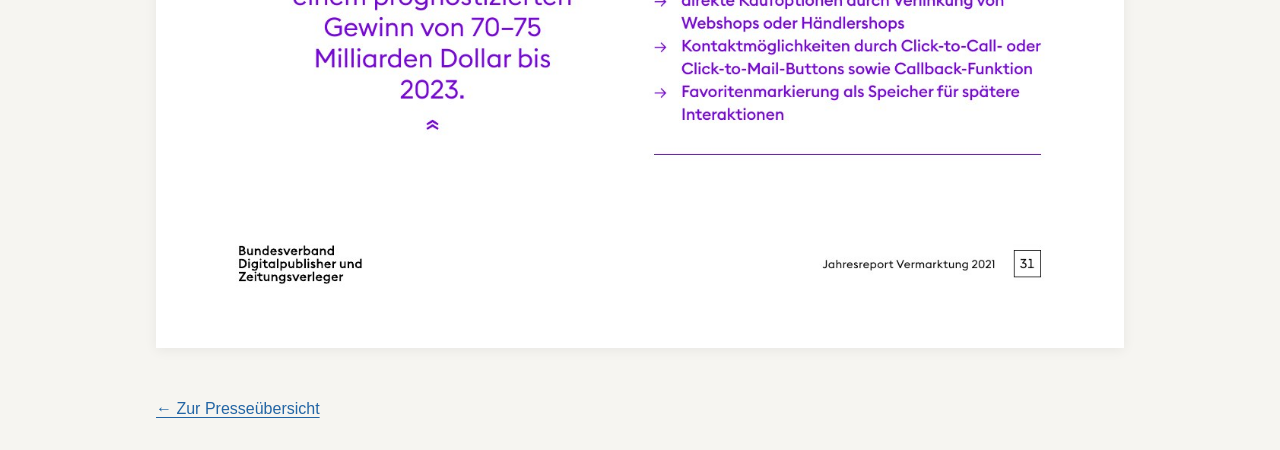
<file: presse/bdzv-jahresreport/index.html>
<!doctype html>
<html lang="de"><head><meta charset="utf-8"><meta name="viewport" content="width=device-width, initial-scale=1"><title>BDZV Jahresreport 2021 — Bodo Schiefer</title><meta name="robots" content="noindex,follow"><link rel="stylesheet" href="../leseansicht.css"></head>
<body><header><nav aria-label="Artikelnavigation"><a href="../">← Zur Presseübersicht</a><a class="download" href="../BDZV_Jahresreport_Vermarktung_gekuerzt.pdf" download>PDF herunterladen ↓</a></nav><h1>BDZV Jahresreport 2021</h1><p>Print und Digital im Mediamix</p></header><main aria-label="Artikelseiten"><figure><figcaption>Seite 1 von 8</figcaption><img src="seite-01.jpg" width="1273" height="1800" alt="BDZV Jahresreport 2021 – Seite 1" loading="eager"></figure><figure><figcaption>Seite 2 von 8</figcaption><img src="seite-02.jpg" width="1273" height="1800" alt="BDZV Jahresreport 2021 – Seite 2" loading="lazy"></figure><figure><figcaption>Seite 3 von 8</figcaption><img src="seite-03.jpg" width="1273" height="1800" alt="BDZV Jahresreport 2021 – Seite 3" loading="lazy"></figure><figure><figcaption>Seite 4 von 8</figcaption><img src="seite-04.jpg" width="1273" height="1800" alt="BDZV Jahresreport 2021 – Seite 4" loading="lazy"></figure><figure><figcaption>Seite 5 von 8</figcaption><img src="seite-05.jpg" width="1273" height="1800" alt="BDZV Jahresreport 2021 – Seite 5" loading="lazy"></figure><figure><figcaption>Seite 6 von 8</figcaption><img src="seite-06.jpg" width="1273" height="1800" alt="BDZV Jahresreport 2021 – Seite 6" loading="lazy"></figure><figure><figcaption>Seite 7 von 8</figcaption><img src="seite-07.jpg" width="1273" height="1800" alt="BDZV Jahresreport 2021 – Seite 7" loading="lazy"></figure><figure><figcaption>Seite 8 von 8</figcaption><img src="seite-08.jpg" width="1273" height="1800" alt="BDZV Jahresreport 2021 – Seite 8" loading="lazy"></figure></main><footer><a href="../">← Zur Presseübersicht</a></footer></body></html>
</file>
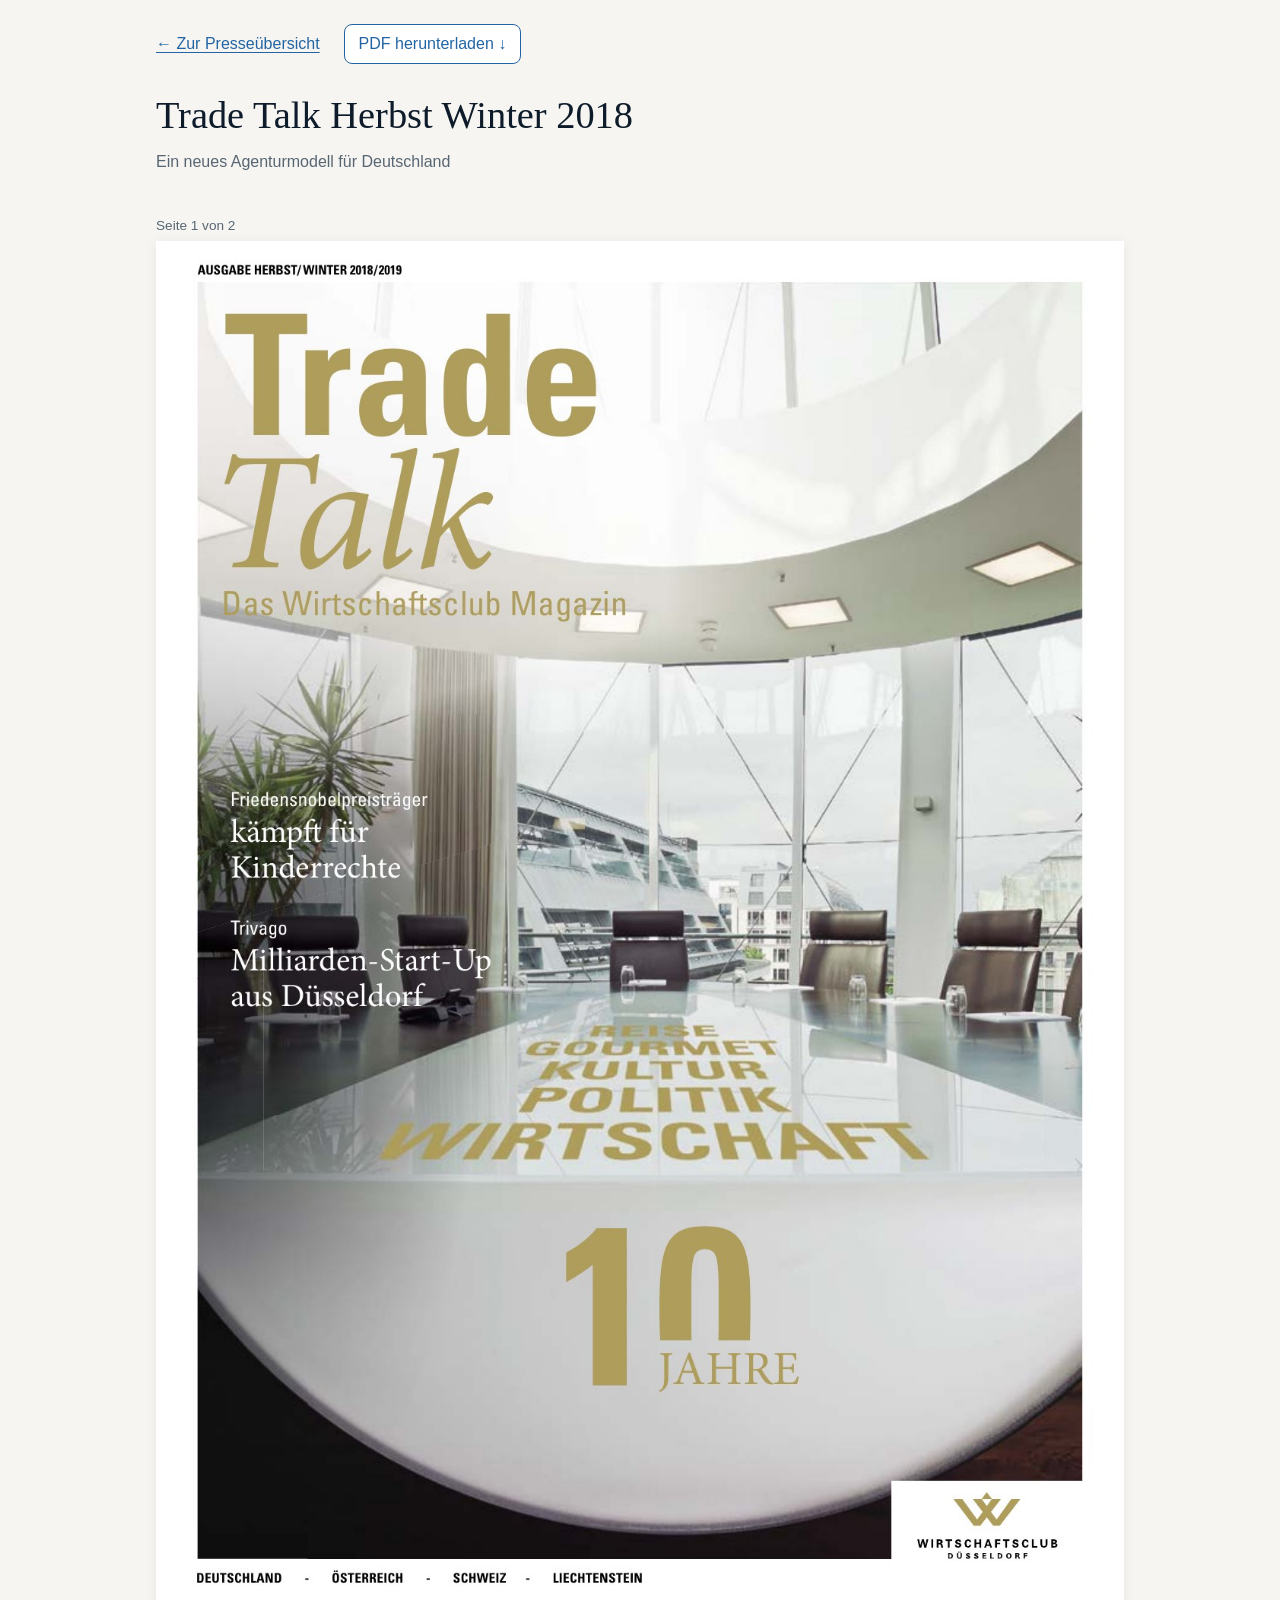
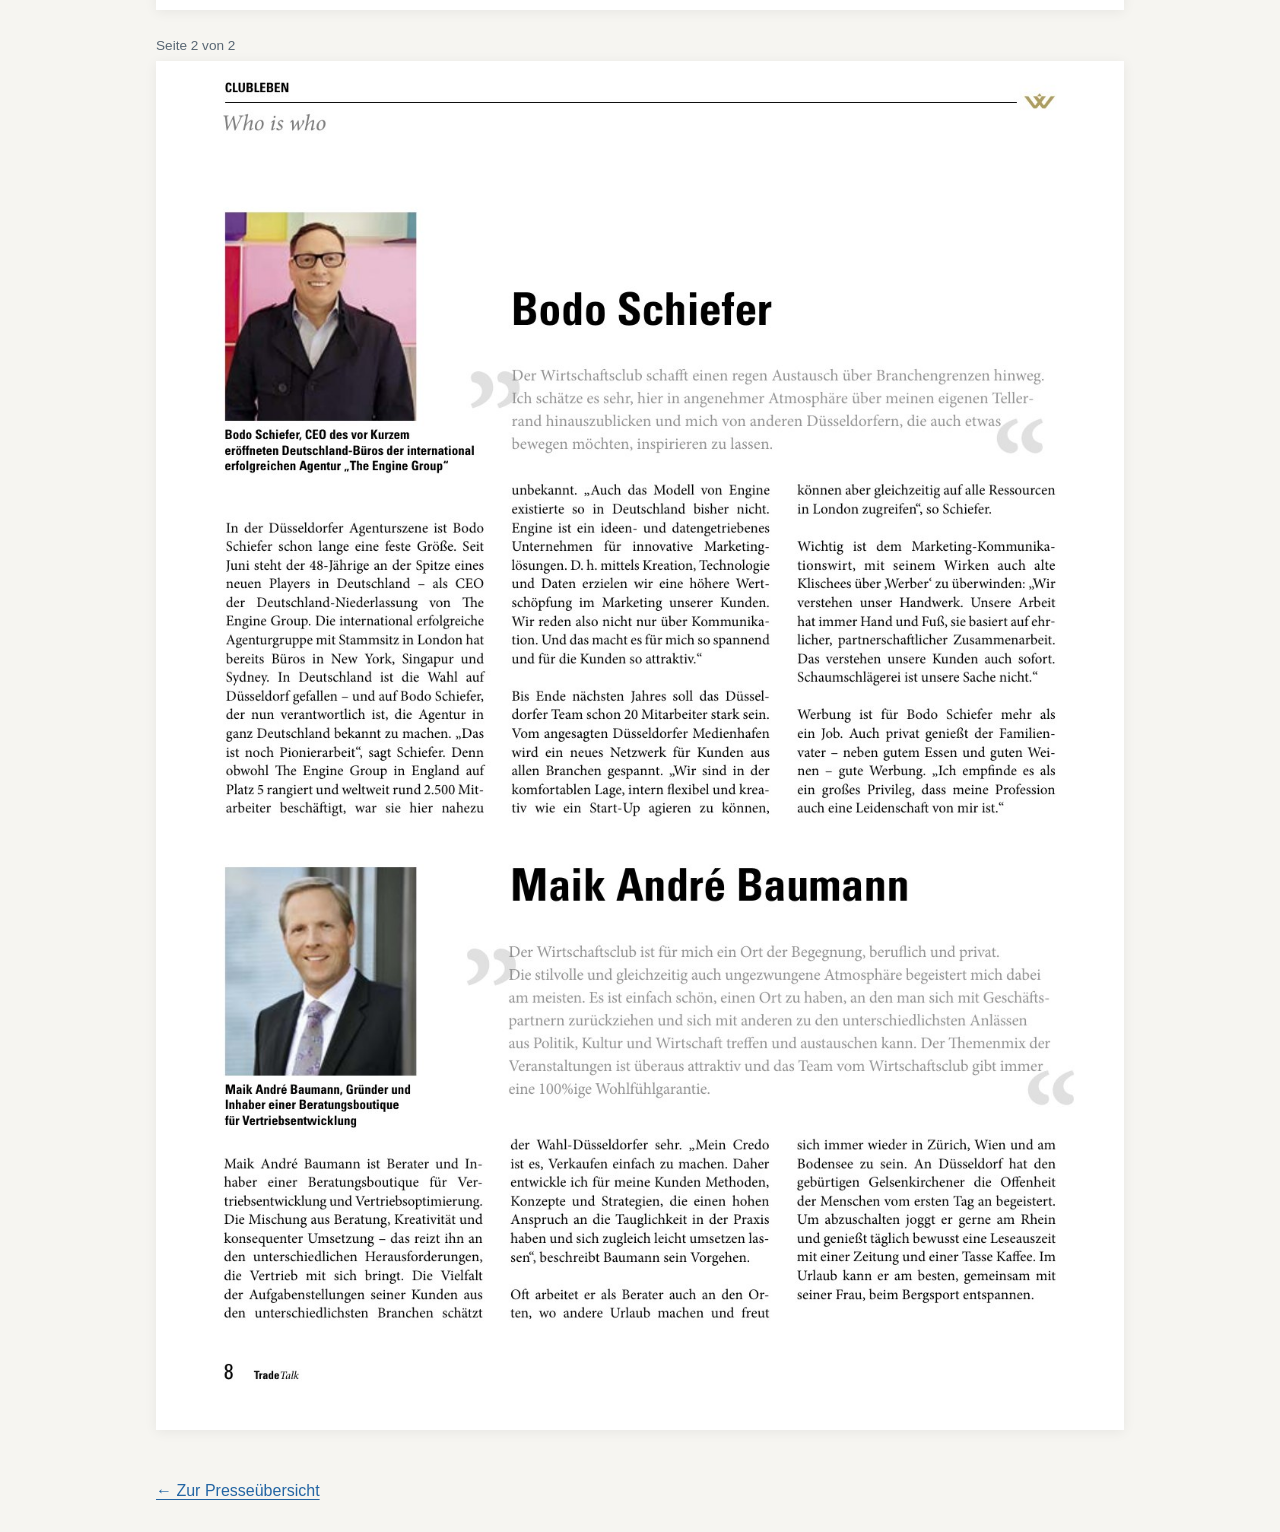
<file: presse/trade-talk-2018/index.html>
<!doctype html>
<html lang="de"><head><meta charset="utf-8"><meta name="viewport" content="width=device-width, initial-scale=1"><title>Trade Talk Herbst Winter 2018 — Bodo Schiefer</title><meta name="robots" content="noindex,follow"><link rel="stylesheet" href="../leseansicht.css"></head>
<body><header><nav aria-label="Artikelnavigation"><a href="../">← Zur Presseübersicht</a><a class="download" href="../TradeTalk%20Herbst%202018_Engine_Auszug.pdf" download>PDF herunterladen ↓</a></nav><h1>Trade Talk Herbst Winter 2018</h1><p>Ein neues Agenturmodell für Deutschland</p></header><main aria-label="Artikelseiten"><figure><figcaption>Seite 1 von 2</figcaption><img src="seite-01.jpg" width="1273" height="1800" alt="Trade Talk Herbst Winter 2018 – Seite 1" loading="eager"></figure><figure><figcaption>Seite 2 von 2</figcaption><img src="seite-02.jpg" width="1273" height="1800" alt="Trade Talk Herbst Winter 2018 – Seite 2" loading="lazy"></figure></main><footer><a href="../">← Zur Presseübersicht</a></footer></body></html>
</file>
<file: fonts.css>
@font-face {
  font-family: "Fraunces";
  font-style: normal;
  font-weight: 400 600;
  font-display: swap;
  src: url("fonts/fraunces-latin.woff2") format("woff2");
}

@font-face {
  font-family: "Inter";
  font-style: normal;
  font-weight: 400 700;
  font-display: swap;
  src: url("fonts/inter-latin.woff2") format("woff2");
}
</file>
<file: styles.css>
/* Bodo Schiefer — Marke & Wachstum | gemeinsame Styles für Unterseiten */
:root{
  --ink:#0d1b2a;--ink-soft:#33414f;--muted:#6b7785;
  --blue:#306FBA;--blue-deep:#255a99;--accent:#c8a45c;
  --paper:#fbfaf7;--paper-2:#f3f0ea;--line:#e4ddd1;--white:#fff;
  --serif:'Fraunces',Georgia,serif;--sans:'Inter',system-ui,-apple-system,sans-serif;
  --maxw:1180px;
}
*{box-sizing:border-box;margin:0;padding:0}
html{scroll-behavior:smooth}
body{font-family:var(--sans);color:var(--ink);background:var(--paper);line-height:1.6;-webkit-font-smoothing:antialiased;font-size:17px;overflow-x:hidden}
.wrap{max-width:var(--maxw);margin:0 auto;padding:0 32px}
a{color:inherit}
.skip{position:absolute;left:-9999px;top:0;background:var(--blue);color:#fff;padding:10px 16px;z-index:300;border-radius:0 0 8px 0}
.skip:focus{left:0}

/* HEADER */
header{position:sticky;top:0;z-index:200;background:rgba(251,250,247,.9);backdrop-filter:saturate(140%) blur(12px);border-bottom:1px solid var(--line)}
.nav{display:flex;align-items:center;justify-content:space-between;height:76px}
.nav img{height:24px;width:auto;display:block}
.nav-links{display:flex;gap:18px;align-items:center}
.nav-links a{text-decoration:none;font-size:15px;font-weight:500;color:var(--ink-soft);letter-spacing:.01em;transition:color .2s}
.nav-links a:hover{color:var(--blue)}
.nav-fun{background:var(--accent);color:#fff!important;padding:5px 9px;border-radius:2px;line-height:1.2}
.nav-fun:hover{background:var(--blue);color:#fff!important}
.nav-cta{background:var(--blue);color:#fff !important;padding:11px 22px;border-radius:40px;font-weight:600;transition:background .2s,transform .2s}
.nav-cta:hover{background:var(--accent);transform:translateY(-1px)}
.menu-btn{display:none;background:none;border:0;font-size:26px;color:var(--ink);cursor:pointer}
@media(max-width:980px){
  .nav img{height:20px}
  .nav-links{display:none}
  .menu-btn{display:block}
  .nav-links.open{display:flex;position:absolute;top:76px;left:0;right:0;flex-direction:column;gap:0;background:var(--paper);border-bottom:1px solid var(--line);padding:8px 0}
  .nav-links.open a{padding:14px 32px}
  .nav-links.open .nav-fun{align-self:center;background:var(--accent);color:#fff!important;padding:7px 12px;margin:7px 0;border-radius:2px}
  .nav-links.open .nav-cta{margin:10px 32px;text-align:center}
}

/* PAGE HERO */
.page-hero{padding:64px 0 40px;border-bottom:1px solid var(--line);background:var(--paper-2)}
.page-hero .kicker{font-size:13px;font-weight:700;letter-spacing:.14em;text-transform:uppercase;color:var(--blue);margin-bottom:14px;display:block}
.page-hero h1{font-family:var(--serif);font-weight:500;font-size:clamp(2.1rem,4vw,3.2rem);line-height:1.08;letter-spacing:-.015em}
.page-hero p{font-size:1.12rem;color:var(--ink-soft);margin-top:18px;max-width:60ch}
.crumbs{font-size:.85rem;color:var(--muted);margin-bottom:18px}
.crumbs a{color:var(--muted);text-decoration:none}
.crumbs a:hover{color:var(--blue)}

/* CONTENT */
.content{padding:64px 0 96px}
.legal{max-width:780px;margin:0 auto}
.legal h2{font-family:var(--serif);font-weight:500;font-size:1.6rem;color:var(--ink);margin:36px 0 12px;letter-spacing:-.01em}
.legal h2:first-child{margin-top:0}
.legal h3{font-size:1.05rem;font-weight:700;color:var(--ink);margin:24px 0 8px}
.legal p{color:var(--ink-soft);margin-bottom:14px}
.legal address{font-style:normal;color:var(--ink);line-height:1.8}
.legal a{color:var(--blue)}
.legal ul{margin:0 0 16px 22px;color:var(--ink-soft)}
.legal li{margin-bottom:7px}
.note{background:#fff;border:1px solid var(--line);border-left:3px solid var(--accent);border-radius:10px;padding:18px 22px;color:var(--muted);font-size:.95rem;margin:28px 0}

/* PRESS ARCHIVE */
.press-grid{display:grid;grid-template-columns:repeat(2,1fr);gap:28px;margin-top:8px}
.parsed-card{display:flex;flex-direction:column;background:#fff;border:1px solid var(--line);border-radius:18px;overflow:hidden;transition:transform .25s,box-shadow .25s}
.parsed-card:hover{transform:translateY(-4px);box-shadow:0 24px 50px -28px rgba(13,27,42,.25)}
.parsed-card .ph{height:200px;background:var(--paper-2);overflow:hidden}
.parsed-card .ph img{width:100%;height:100%;object-fit:cover;display:block}
.parsed-card .ph.handelsblatt-proof{height:300px;padding:18px;background:#fff}
.parsed-card .ph.handelsblatt-proof img{object-fit:contain;object-position:center}
.parsed-card .ph.packservice-composite{background:#fff}
.parsed-card .ph.packservice-composite img{object-fit:contain;object-position:center}
.parsed-card .ph.printde-group img{object-position:center top}
.parsed-card .ph.tradetalk-cover{background:#fff}
.parsed-card .ph.tradetalk-cover img{object-fit:cover;object-position:center 18px}
.parsed-card .ph.springer-cover{height:300px;background:#fff}
.parsed-card .ph.springer-cover img{object-fit:contain;object-position:center}
.parsed-card .ph.startup-logos{display:grid;grid-template-columns:minmax(0,1fr) auto minmax(0,1fr);align-items:center;column-gap:18px;padding:14px 24px;background:#fff}
.parsed-card .ph.startup-logos img{justify-self:center;width:auto;height:auto;max-width:100%;max-height:92px;object-fit:contain;display:block}
.parsed-card .ph.startup-logos .snoopstar-logo{max-height:86px}
.parsed-card .ph.startup-logos .logo-x{font-family:var(--serif);font-size:6rem;color:var(--accent);line-height:1}
.parsed-card .body{padding:28px 30px;display:flex;flex-direction:column;flex:1}
.parsed-card .meta{font-size:.76rem;font-weight:700;letter-spacing:.14em;text-transform:uppercase;color:var(--accent);margin-bottom:10px}
.parsed-card h3{font-family:var(--serif);font-weight:500;font-size:1.4rem;color:var(--ink);line-height:1.2;margin-bottom:12px}
.parsed-card p{color:var(--muted);font-size:1rem;margin-bottom:20px;flex:1}
.parsed-card .more{font-size:.9rem;font-weight:600;color:var(--blue);text-decoration:none;display:inline-flex;gap:6px;align-items:center}
.parsed-card .more:hover{text-decoration:underline}
.parsed-card .more-links{display:flex;flex-wrap:wrap;gap:12px 20px;align-items:center}
.parsed-card .availability{font-size:.9rem;font-weight:600;color:var(--muted);display:inline-flex;line-height:1.35}
@media(max-width:760px){
  .press-grid{grid-template-columns:1fr}
  .parsed-card .ph.handelsblatt-proof{height:200px;padding:14px}
  .parsed-card .ph.springer-cover{height:200px}
  .parsed-card .ph.tradetalk-cover{height:auto;aspect-ratio:1000/335}
  .parsed-card .ph.tradetalk-cover img{height:auto;object-fit:initial;object-position:initial}
}

/* FUN FACT */
.fun-hero{padding-bottom:56px}
.fun-hero-grid{display:grid;grid-template-columns:minmax(0,1.05fr) minmax(300px,.72fr);gap:56px;align-items:center}
.fun-hero .crumbs{grid-column:1/-1;margin-bottom:0}
.fun-hero h1{max-width:12.5em}
.fun-hero p{max-width:46em}
.fun-hero-img{align-self:stretch;background:#fff;border:1px solid var(--line);border-radius:18px;padding:16px;box-shadow:0 24px 50px -32px rgba(13,27,42,.35)}
.fun-hero-img img{width:100%;height:100%;min-height:300px;object-fit:contain;display:block;border-radius:12px;background:#eef4fb}
.story{max-width:980px;margin:0 auto;display:flex;flex-direction:column;gap:72px}
.story-section{display:grid;grid-template-columns:minmax(0,1fr) minmax(280px,.72fr);gap:48px;align-items:center}
.story-section.reverse{grid-template-columns:minmax(280px,.72fr) minmax(0,1fr)}
.story-section.reverse .story-copy{order:2}
.story-section.reverse .story-media{order:1}
.story-section-headline-align{align-items:start}
.story-section-headline-align .story-media{margin-top:31px}
.story-copy .kicker{font-size:12px;font-weight:700;letter-spacing:.14em;text-transform:uppercase;color:var(--blue);margin-bottom:12px;display:block}
.story-copy h2{font-family:var(--serif);font-weight:500;font-size:clamp(1.8rem,3vw,2.55rem);line-height:1.12;letter-spacing:-.015em;margin-bottom:18px}
.story-copy p{color:var(--ink-soft);margin-bottom:16px}
.story-copy p.strong{font-weight:700;color:var(--ink)}
.mobile-only{display:none}
.story-media img{width:100%;height:auto;display:block;border-radius:16px;box-shadow:0 24px 50px -32px rgba(13,27,42,.38)}
.story-media figcaption{font-size:.82rem;color:var(--muted);margin-top:10px}
.story-quote{background:var(--blue);color:#fff;border-radius:18px;padding:42px 48px;box-shadow:0 24px 50px -34px rgba(13,27,42,.45)}
.story-quote p{font-family:var(--serif);font-weight:500;font-size:clamp(1.55rem,3vw,2.45rem);line-height:1.18;letter-spacing:-.015em}
.story-quote span{display:block;color:var(--accent);font-family:var(--sans);font-weight:700;font-size:.78rem;letter-spacing:.14em;text-transform:uppercase;margin-bottom:14px}
.story-pair{display:grid;grid-template-columns:1fr 1fr;gap:24px}
.story-pair figure{background:#fff;border:1px solid var(--line);border-radius:18px;padding:18px;box-shadow:0 20px 44px -34px rgba(13,27,42,.35)}
.story-pair img{width:100%;height:280px;object-fit:contain;display:block;border-radius:12px;background:#f7f5ef}
.story-pair figcaption{font-size:.82rem;color:var(--muted);margin-top:10px}
.story-mobile-card{background:#fff;border:1px solid var(--line);border-radius:18px;padding:18px;box-shadow:0 20px 44px -34px rgba(13,27,42,.35)}
.story-mobile-card img{width:100%;height:auto;max-height:340px;object-fit:contain;display:block;border-radius:12px;background:#f7f5ef}
.story-mobile-card figcaption{font-size:.82rem;color:var(--muted);margin-top:10px}
.story-highlight{background:#fff;border:1px solid var(--line);border-left:4px solid var(--accent);border-radius:16px;padding:30px 34px}
.story-highlight span{display:block;color:var(--blue);font-family:var(--sans);font-weight:700;font-size:.78rem;letter-spacing:.14em;text-transform:uppercase;margin-bottom:14px}
.story-highlight p{font-family:var(--serif);font-size:1.15rem;line-height:1.45;color:var(--ink);margin:0}
.story-highlight ol{counter-reset:success;margin:10px 0 0;list-style:none;display:grid;gap:12px}
.story-highlight li{counter-increment:success;position:relative;padding-left:34px;font-family:var(--serif);font-size:1.15rem;line-height:1.45;color:var(--ink)}
.story-highlight li::before{content:counter(success) ".";position:absolute;left:0;top:0;color:var(--accent);font-family:var(--sans);font-weight:700;font-size:1rem;line-height:1.65}
.story-finale{display:grid;grid-template-columns:minmax(280px,.75fr) minmax(0,1fr);gap:34px;align-items:start}
.story-finale img{width:100%;display:block;border-radius:16px;box-shadow:0 24px 50px -32px rgba(13,27,42,.38)}
.story-finale .small-img{margin-top:24px}
@media(min-width:821px){.mobile-only{display:none!important}.story-finale .desktop-only.btn{margin-top:72px}}
@media(max-width:820px){
  .fun-hero-grid,.story-section,.story-section.reverse,.story-finale{grid-template-columns:1fr;gap:32px}
  .story-section.reverse .story-copy,.story-section.reverse .story-media{order:initial}
  .story-section-headline-align .story-media{margin-top:0}
  .mobile-only{display:block}
  .desktop-only{display:none!important}
  .story-copy .story-media,.story-copy .story-mobile-card{margin:22px 0 18px}
  .story-finale .story-copy{order:1}
  .story-finale-media{order:2}
  .story-finale .mobile-back-link{order:3;justify-self:start}
  .story{gap:52px}
  .story-pair{grid-template-columns:1fr}
  .story-pair img{height:auto;max-height:340px}
  .fun-hero-img img{min-height:0}
}

/* CTA STRIP */
.cta-strip{background:var(--ink);color:#fff;text-align:center;padding:80px 0}
.cta-strip h2{font-family:var(--serif);font-weight:500;font-size:clamp(1.8rem,3vw,2.5rem);color:#fff;margin-bottom:10px}
.cta-strip p{color:rgba(255,255,255,.78);margin-bottom:30px}
.btn{display:inline-block;font-weight:600;font-size:15px;padding:15px 30px;border-radius:42px;text-decoration:none;transition:all .22s;cursor:pointer;border:1.5px solid transparent;background:var(--blue);color:#fff}
.btn:hover{background:var(--blue-deep);transform:translateY(-2px);box-shadow:0 12px 28px -12px rgba(48,111,186,.6)}
.btn-gold{background:var(--accent);color:#fff}
.btn-gold:hover{background:var(--blue);color:#fff;transform:translateY(-2px);box-shadow:0 12px 28px -12px rgba(48,111,186,.6)}
.fun-fact-booking:hover{background:var(--accent);box-shadow:0 12px 28px -12px rgba(200,164,92,.65)}
.press-booking:hover{background:var(--accent);box-shadow:0 12px 28px -12px rgba(200,164,92,.65)}
.btn-muted{background:transparent;border-color:var(--line);color:var(--ink)}
.btn-muted:hover{background:transparent;border-color:var(--blue);color:var(--blue);box-shadow:none}

/* FOOTER */
footer{background:var(--blue);color:rgba(255,255,255,.78);padding:70px 0 38px}
.foot-top{display:grid;grid-template-columns:1.4fr 1fr 1fr;gap:48px;padding-bottom:46px;border-bottom:1px solid rgba(255,255,255,.22)}
.foot-brand{font-size:.98rem}
.foot-brand img{height:auto;width:335.7px;max-width:100%;margin-left:-.2em;margin-bottom:24px;display:block}
.foot-brand p{font-size:1rem;max-width:30em}
.foot-col h5{color:var(--accent);font-size:.82rem;letter-spacing:.12em;text-transform:uppercase;margin-bottom:18px}
.foot-col a{display:block;color:rgba(255,255,255,.78);text-decoration:none;font-size:.98rem;margin-bottom:12px;transition:color .2s}
.foot-col a:hover{color:var(--accent)}
.foot-bottom{display:flex;justify-content:space-between;align-items:center;padding-top:26px;font-size:.85rem;color:rgba(255,255,255,.62);flex-wrap:wrap;gap:12px}
@media(max-width:820px){.foot-top{grid-template-columns:1fr;gap:34px}}
@media(max-width:640px){
  .foot-brand img{width:279.8px;max-width:100%;margin-left:-.1em}
  .foot-brand p{max-width:26ch}
}
</file>
<file: presse/leseansicht.css>
*{box-sizing:border-box}body{margin:0;background:#f6f5f1;color:#0d1b2a;font-family:Arial,sans-serif}a{color:#2365a4;text-underline-offset:3px}header,main{max-width:1000px;margin:auto;padding:24px 16px}header{padding-bottom:8px}nav{display:flex;flex-wrap:wrap;gap:14px 24px;align-items:center}h1{font-family:Georgia,serif;font-weight:500;font-size:clamp(1.7rem,5vw,2.4rem);line-height:1.2;margin:28px 0 12px}header p{line-height:1.5;margin:0 0 12px;color:#586673}.download{display:inline-block;border:1px solid #2365a4;border-radius:8px;padding:10px 14px;text-decoration:none;background:#fff}figure{margin:0 0 28px}figcaption{font-size:.85rem;color:#586673;margin:0 0 8px}figure img{width:100%;height:auto;display:block;background:#fff;box-shadow:0 2px 12px #00000010}footer{max-width:1000px;margin:auto;padding:0 16px 32px}@media print{nav,.download,footer{display:none}body{background:#fff}figure{break-after:page}figure img{box-shadow:none}}
</file>
